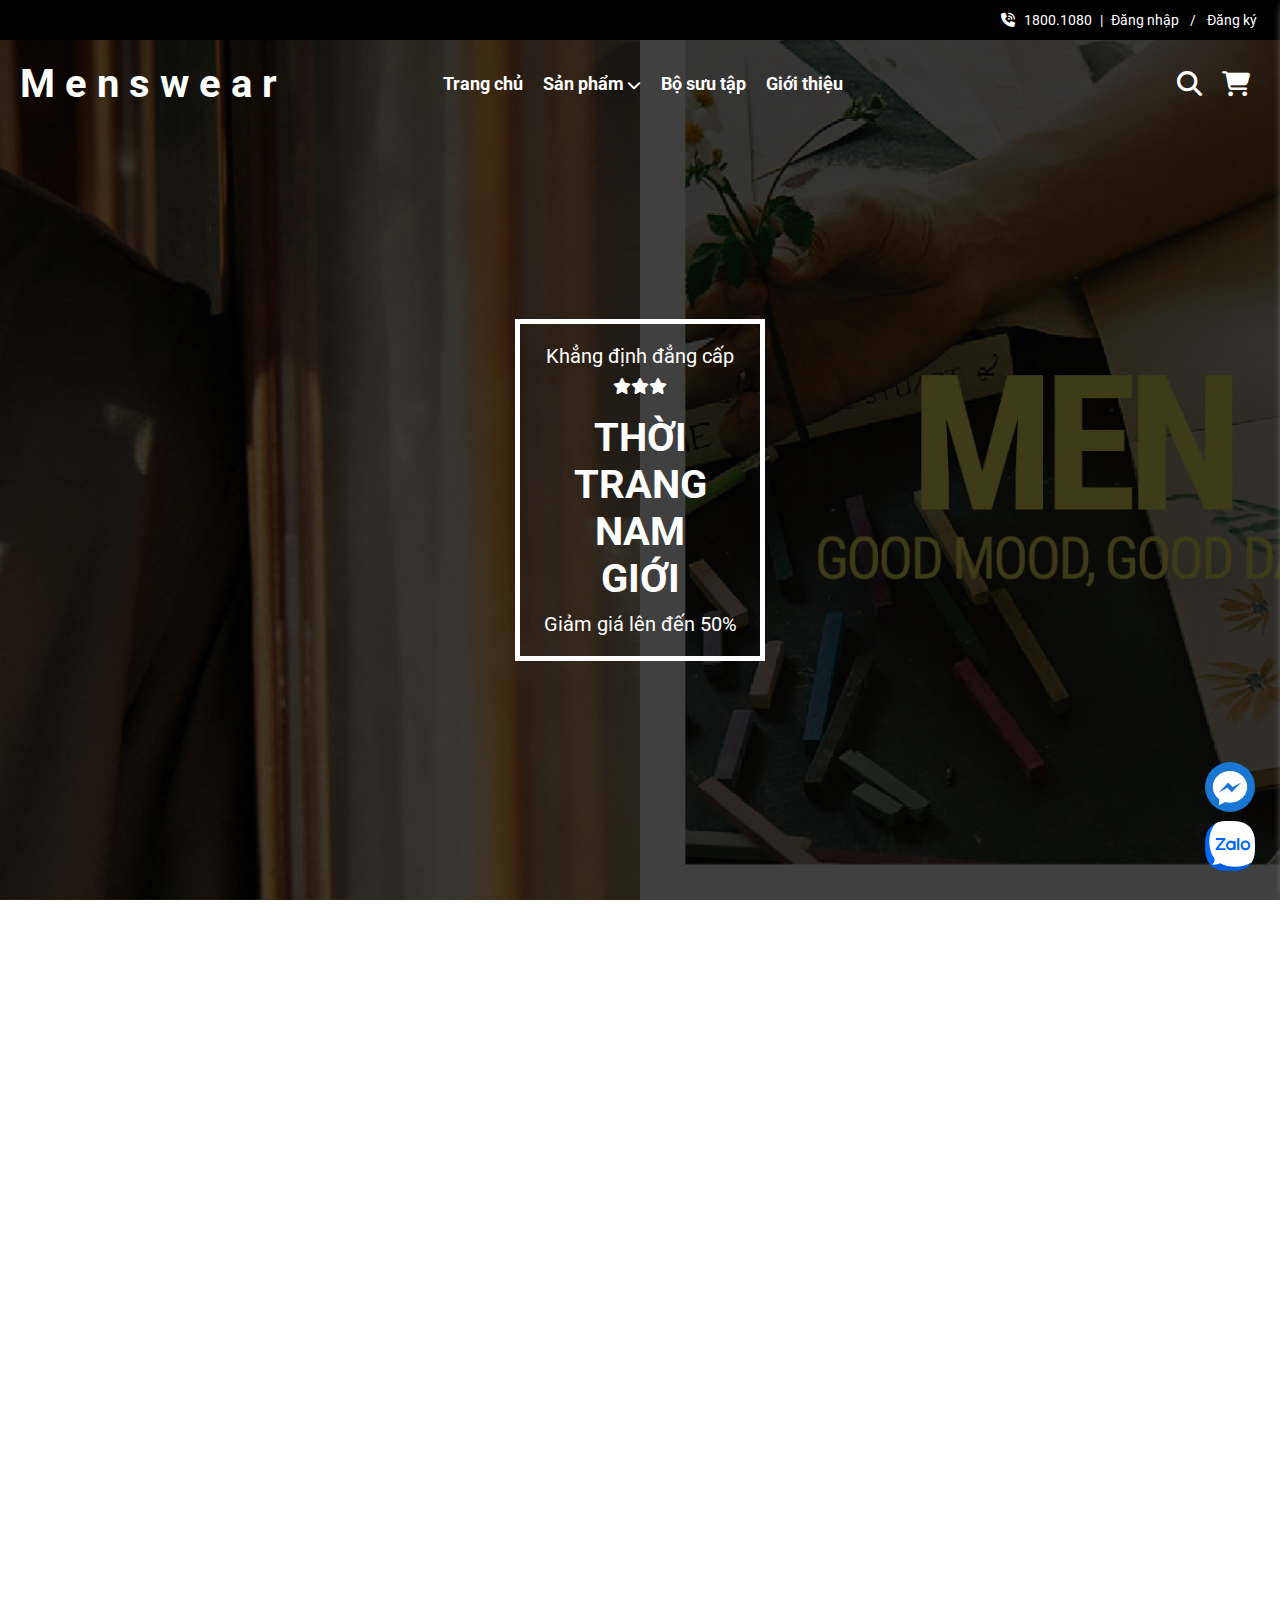
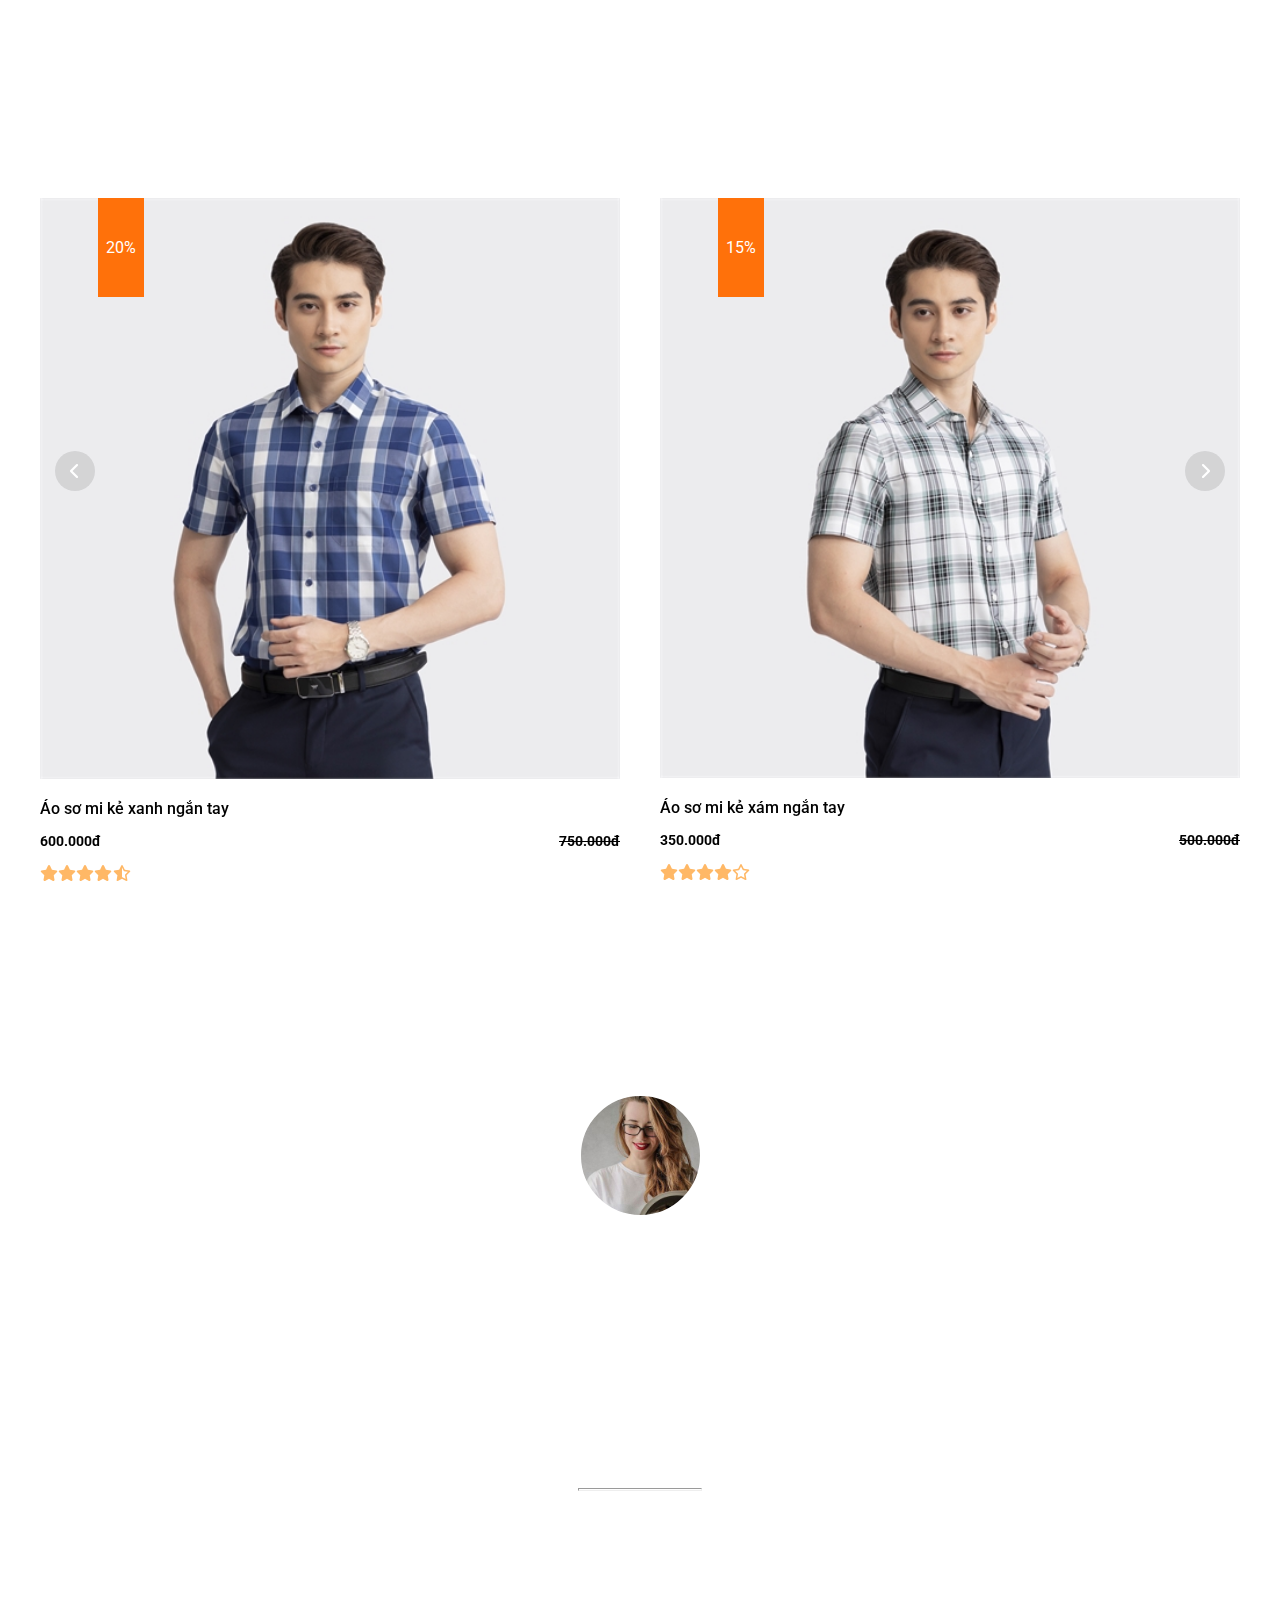
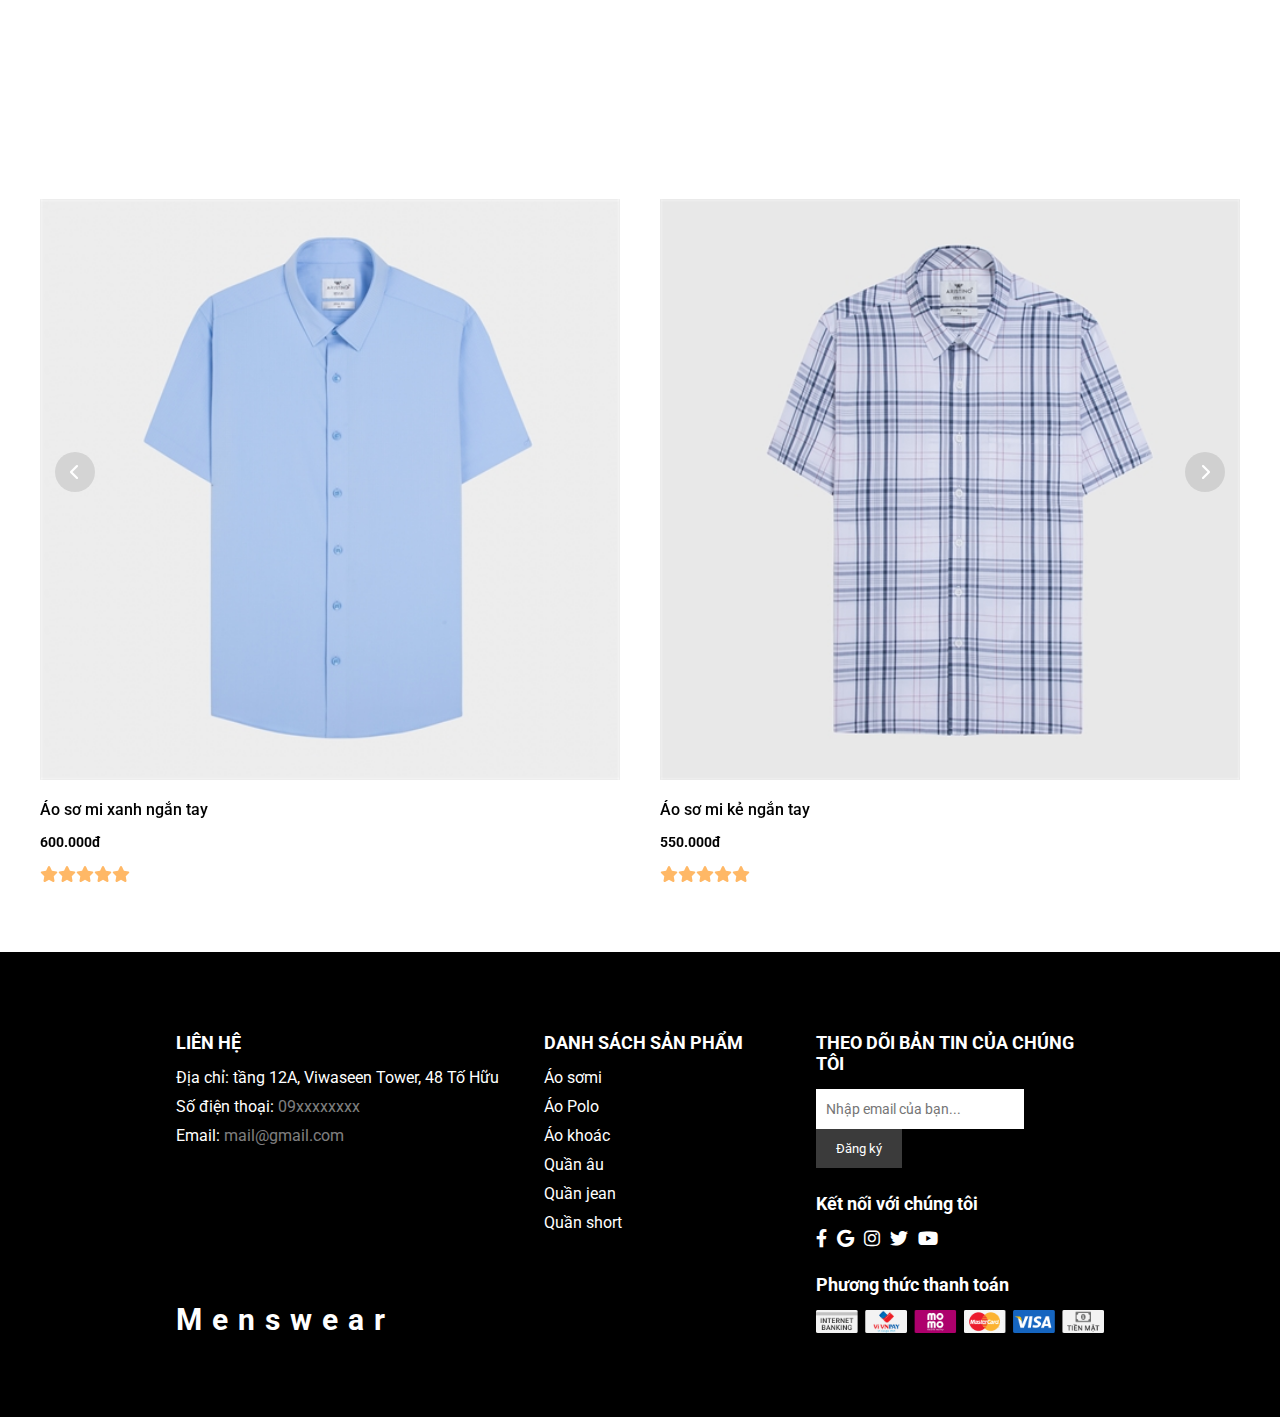
<file: index.html>
<!DOCTYPE html>
<html lang="en">
<head>
    <meta charset="UTF-8">
    <meta http-equiv="X-UA-Compatible" content="IE=edge">
    <meta name="viewport" content="width=device-width, initial-scale=1.0">
    <title>MenswearPJ</title>
    <link rel="icon" type="image/png" sizes="16x16"  href="./assets/images/favicon-16x16.png">
    <link rel="stylesheet" href="https://unpkg.com/aos@next/dist/aos.css" />
    <link rel="stylesheet" href="/assets/css/style.css">
    <link rel="stylesheet" href="/lib/fontawesome-6.4.0/css/all.min.css">
    <link rel="stylesheet" href="./assets/owlcarousel/assets/owl.carousel.min.css">
    <link rel="stylesheet" href="./assets/owlcarousel/assets/owl.theme.default.min.css">
</head>
<body>
    <div class="preload"></div>
    <header>
        <div class="header_top">
            <div class="container">
                <div class="header_top-items">
                    <ul>
                        <li>
                            <a href="tel:18001090">
                                <span>
                                    <i class="fa-solid fa-phone-volume"></i>
                                </span>
                                <span>
                                    1800.1080
                                </span> 
                            </a>
                            <span>|</span> 
                            <div class="log-regis-area">
                                <a href="" class="login">
                                    <span>
                                        Đăng nhập
                                    </span>
                                </a>
                                <span>/</span>
                                <a href="" class="register">
                                    <span>
                                        Đăng ký
                                    </span>
                                </a>
                            </div>
                            <div class="hi-customer">
                                Xin chào,<span class="name-customer"></span>
                                <span>|</span>
                                <a href="#" class="log-out">Đăng xuất</a>
                            </div>
                        </li> 
                    </ul>
                </div>
            </div>           
        </div>  
        <div class="banner">
            <div class="container">
                <div class="header_main">
                    <div class="hamburger">
                        <a href=""><i class="fa-solid fa-bars"></i></a>
                    </div>
                    <div class="header_main-logo">
                        <a href="./index.html">Menswear</a>
                    </div>
                    <div class="header_main-navbar">
                        <ul>
                            <li><a href="./index.html">Trang chủ</a></li>
                            <li class="dropmenu">
                                <a href="">Sản phẩm</a> <i class="fa-solid fa-chevron-down"></i>
                                <ul class="sub-menu">
                                    <li>
                                        <a href="./product.html">Áo sơ mi</a>
                                        <a href="./product.html">Áo Polo</a>
                                        <a href="./product.html">Áo khoác</a>
                                        <a href="./product.html">Quần âu</a>
                                        <a href="./product.html">Quần jean</a>
                                        <a href="./product.html">Quần short</a>
                                    </li>
                                </ul>
                            </li>
                            <li><a href="./collection.html">Bộ sưu tập</a></li>
                            <li><a href="./introduction.html">Giới thiệu</a></li>
                        </ul>
                    </div>
                    <div class="header_main-cart">
                        <ul>
                            <li>
                                <a href="" class="show-search-area"><i class="fa-solid fa-magnifying-glass"></i></a>
                            </li>
                            <li><a href="./cart.html"><i class="fa-solid fa-cart-shopping"></i></a></li>
                        </ul>
                    </div>
                </div>
                <div class="slogan">
                    <p>Khẳng định đẳng cấp</p>
                    <i class="fa-solid fa-star"></i><i class="fa-solid fa-star"></i><i class="fa-solid fa-star"></i>
                    <h3>THỜI<br> TRANG<br> NAM<br> GIỚI</h3>
                    <p>Giảm giá lên đến 50%</p>
                </div>
            </div>
        </div>

<!--Search-Area-->
        <div class="searchTop-area">
            <div class="searchTop">
                <form action="" class="input-width-btn">
                    <input type="text" id="keyword" class="form-control" placeholder="Tìm kiếm...">
                    <button type="submit"><i class="fa-solid fa-magnifying-glass"></i></button>
                </form>
            </div>
        </div>
<!--Login-Area-->
        <div class="login-area">
            <h3>ĐĂNG NHẬP</h3>
            <form action="">
                <input type="text" placeholder="Nhập tên đăng nhập" class="input-log-username">
                <div class="pass-area">
                    <input type="password" placeholder="Nhập mật khẩu" class="input-log-pass"><i class="fa-regular fa-eye-slash pw-hide"></i>
                </div> 
                <button type="submit" class="btn-login">ĐĂNG NHẬP</button>
            </form>
            <p>Bạn chưa có tài khoản? <a href="" class="registerOnLog">Đăng ký</a></p>
            <span class="closeLog"><i class="fa-solid fa-xmark"></i></span>
        </div>

<!--Register-Area-->
        <div class="register-area">
            <h3>ĐĂNG KÝ TÀI KHOẢN</h3>
            <form action="">
                <input type="text" placeholder="Họ và tên" class="input-regis-name">
                <input type="text" placeholder="Nhập tên đăng nhập" class="input-regis-username">
                <div class="pass-area">
                    <input type="password" placeholder="Nhập mật khẩu" class="input-regis-pass"><i class="fa-regular fa-eye-slash pw-hide"></i>
                </div>               
                <button type="submit" class="btn-register">ĐĂNG KÝ</button>
            </form>
            <p>Bạn chưa có tài khoản? <a href="" class="loginOnRegis">Đăng nhập</a></p>
            <span class="closeRegis"><i class="fa-solid fa-xmark"></i></span>
        </div>

<!--Menu-mobile-->
        <div class="menu-mobile-area">
            <div class="menu-mobile">
                <h3>Menu</h3>
                <ul>
                    <li><a href="./index.html">Trang chủ</a></li>
                    <li class="dropmenu-mobile">
                        <a href="" class="btn-dropmenu">Sản phẩm <i class="fa-solid fa-chevron-down icon-change"></i></a>
                        <ul class="sub-menu-mobile">
                            <li><a href="./product.html">Áo sơ mi</a></li>
                            <li><a href="./product.html">Áo Polo</a></li>
                            <li><a href="./product.html">Áo khoác</a></li>
                            <li><a href="./product.html">Quần âu</a></li>
                            <li><a href="./product.html">Quần jean</a></li>
                            <li><a href="./product.html">Quần short</a></li>
                        </ul>
                    </li>
                    <li><a href="./collection.html">Bộ sưu tập</a></li>
                    <li><a href="./introduction.html">Giới thiệu</a></li>
                    <li><a href="" class="login">
                        <i class="fa-solid fa-user"></i><span>
                            Đăng nhập
                        </span>
                    </a></li>
                    <li><a href="tel:18001080"><i class="fa-solid fa-phone"></i> 1800.1080</a></li>
                </ul>
                
            </div>
        </div>
    </header>
    <main>
        <section class="highlight-cate">
            <div class="container">
                <div class="category-area">
                    <div class="left" data-aos="zoom-in" data-aos-duration="1000">
                        <a href="./product.html">
                            <div class="img-left">
                                <div class="overlay"></div>
                                <div class="name-cate">
                                    <h3>ÁO KHOÁC</h3>
                                    <hr>
                                    <p>HÀNG HOT 2023</p>
                                </div>
                            </div>
                        </a>
                    </div>
                    <div class="center-1" >
                        <div class="top" data-aos="zoom-in" data-aos-duration="1000">
                            <a href="./product.html">
                                <div class="img-top">
                                    <div class="overlay"></div>
                                    <div class="name-cate">
                                        <h3>ÁO POLO</h3>
                                        <hr>
                                        <p>HÀNG HOT 2023</p>
                                    </div>
                                </div>
                            </a>
                        </div>
                        <div class="bottom" data-aos="zoom-in" data-aos-duration="1000">
                            <a href="./product.html">
                                <div class="img-bottom">
                                    <div class="overlay"></div>
                                    <div class="name-cate">
                                        <h3>ÁO SƠMI</h3>
                                        <hr>
                                        <p>HÀNG HOT 2023</p>
                                    </div>
                                </div>
                            </a>
                        </div>
                    </div>
                    <div class="center-2">
                        <div class="top" data-aos="zoom-in" data-aos-duration="1000">
                            <a href="./product.html">
                                <div class="img-top">
                                    <div class="overlay"></div>
                                    <div class="name-cate">
                                        <h3>QUẦN SHORT</h3>
                                        <hr>
                                        <p>HÀNG HOT 2023</p>
                                    </div>    
                                </div>
                            </a>
                        </div>
                        <div class="bottom" data-aos="zoom-in" data-aos-duration="1000">
                            <a href="./product.html">
                                <div class="img-bottom">
                                    <div class="overlay"></div>
                                    <div class="name-cate">
                                        <h3>QUẦN JEAN</h3>
                                        <hr>
                                        <p>HÀNG HOT 2023</p>
                                    </div>
                                </div> 
                            </a>  
                        </div>
                    </div>
                    <div class="right" data-aos="zoom-in" data-aos-duration="1000">
                        <a href="./product.html">
                            <div class="img-right">
                                <div class="overlay"></div>
                                <div class="name-cate">
                                    <h3>QUẦN ÂU</h3>
                                    <hr>
                                    <p>HÀNG HOT 2023</p>
                                </div>
                            </div>
                        </a>
                    </div>
                </div>
            </div>
        </section>
        <section class="promotion-products">
            <div class="container">
                <div class="heading">
                    <div class="crossbar crossbar-left" data-aos="fade-in" data-aos-duration="1000"></div>
                    <h3 data-aos="fade-in" data-aos-duration="1000">Sản phẩm khuyến mại</h3>
                    <div class="crossbar crossbar-right" data-aos="fade-in" data-aos-duration="1000"></div>
                </div>
                <div class="description" data-aos="fade-up">Các mẫu sản phẩm đang được giảm giá</div>
                <div class="cards-carousel owl-one owl-carousel">
                    <div class="card">
                        <a href="./product-detail.html">
                            <img src="./assets/images/_TC_4982x500x500x4.webp" alt="">
                            <img src="./assets/images/_TC_4984x500x500x4.webp" alt="">
                        </a>
                        <h4 class="name-product">
                            <a href="./product-detail.html">Áo sơ mi kẻ xanh ngắn tay</a>
                        </h4>
                        <div class="price">
                            <h3 class="price-new">600.000đ</h3>
                            <h3 class="price-old">750.000đ</h3>
                        </div>
                        <div class="vote">
                            <i class="fa-solid fa-star"></i><i class="fa-solid fa-star"></i><i class="fa-solid fa-star"></i><i class="fa-solid fa-star"><i class="fa-regular fa-star-half-stroke"></i></i>
                        </div>
                        <div class="sale-off">
                            <span>20%</span>
                        </div>
                    </div>
                    <div class="card">
                        <a href="./product-detail.html">
                            <img src="./assets/images/_TC_5015x500x500x4.webp" alt="">
                            <img src="./assets/images/_TC_5018x500x500x4.webp" alt="">
                        </a>
                        <h4 class="name-product">
                            <a href="./product-detail.html">Áo sơ mi kẻ xám ngắn tay</a>
                        </h4>
                        <div class="price">
                            <h3 class="price-new">350.000đ</h3>
                            <h3 class="price-old">500.000đ</h3>
                        </div>
                        <div class="vote">
                            <i class="fa-solid fa-star"></i><i class="fa-solid fa-star"></i><i class="fa-solid fa-star"></i><i class="fa-solid fa-star"></i><i class="fa-regular fa-star"></i></i>
                        </div>
                        <div class="sale-off">
                            <span>15%</span>
                        </div>
                    </div>
                    <div class="card">
                        <a href="./product-detail.html">
                            <img src="./assets/images/NTC_0749x500x500x4.webp" alt="">
                            <img src="./assets/images/NTC_0750x500x500x4.webp" alt="">
                        </a>
                        <h4 class="name-product">
                            <a href="./product-detail.html">Áo sơ mi trắng ngắn tay</a>
                        </h4>
                        <div class="price">
                            <h3 class="price-new">550.000đ</h3>
                            <h3 class="price-old">800.000đ</h3>
                        </div>
                        <div class="vote">
                            <i class="fa-solid fa-star"></i><i class="fa-solid fa-star"></i><i class="fa-solid fa-star"></i><i class="fa-solid fa-star"></i><i class="fa-solid fa-star"></i>
                        </div>
                        <div class="sale-off">
                            <span>15%</span>
                        </div>
                    </div>
                    <div class="card">
                        <a href="./product-detail.html">
                            <img src="./assets/images/NTC_7451x500x500x4.webp" alt="">
                            <img src="./assets/images/NTC_7454x500x500x4.webp" alt="">
                        </a>
                        <h4 class="name-product">
                            <a href="./product-detail.html">Áo sơ mi xanh ngắn tay</a>
                        </h4>
                        <div class="price">
                            <h3 class="price-new">600.000đ</h3>
                            <h3 class="price-old">750.000đ</h3>
                        </div>
                        <div class="vote">
                            <i class="fa-solid fa-star"></i><i class="fa-solid fa-star"></i><i class="fa-solid fa-star"></i><i class="fa-solid fa-star"></i><i class="fa-solid fa-star"></i>
                        </div>
                        <div class="sale-off">
                            <span>30%</span>
                        </div>
                    </div>
                    <div class="card">
                        <a href="./product-detail.html">
                            <img src="./assets/images/_TC_2514x500x500x4.webp" alt="">
                            <img src="./assets/images/_TC_2516x500x500x4.webp" alt="">
                        </a>
                        <h4 class="name-product">
                            <a href="./product-detail.html">Áo sơ mi họa tiết ngắn tay</a>
                        </h4>
                        <div class="price">
                            <h3 class="price-new">500.000đ</h3>
                            <h3 class="price-old">750.000đ</h3>
                        </div>
                        <div class="vote">
                            <i class="fa-solid fa-star"></i><i class="fa-solid fa-star"></i><i class="fa-solid fa-star"></i><i class="fa-solid fa-star"></i><i class="fa-solid fa-star"></i>
                        </div>
                        <div class="sale-off">
                            <span>25%</span>
                        </div>
                    </div>
                    <div class="card">
                        <a href="./product-detail.html">
                            <img src="./assets/images/_TC_9431x500x500x4.webp" alt="">
                            <img src="./assets/images/_TC_9181x500x500x4.webp" alt="">
                        </a>
                        <h4 class="name-product">
                            <a href="./product-detail.html">Áo thun có cổ ngắn tay</a>
                        </h4>
                        <div class="price">
                            <h3 class="price-new">450.000đ</h3>
                            <h3 class="price-old">500.000đ</h3>
                        </div>
                        <div class="vote">
                            <i class="fa-solid fa-star"></i><i class="fa-solid fa-star"></i><i class="fa-solid fa-star"></i><i class="fa-solid fa-star"></i><i class="fa-solid fa-star"></i>
                        </div>
                        <div class="sale-off">
                            <span>10%</span>
                        </div>
                    </div>
                </div>
            </div>
        </section>
        <section class="feedback-area">
            <div class="container">
                <div class="feedback-slide owl-two owl-carousel">
                    <div class="feedback">
                        <div class="image-customer image-customer-1"></div>
                        <div class="content-feedback">Tôi thực sự hài lòng về trải nghiệm sản phẩm mà cửa hàng mang lại. Chất lượng sản phẩm hoàn hảo, dịch vụ chăm sóc khách hàng tận tâm. Giá cả sản phẩm hợp lý. Tôi sẽ ủng hộ cửa hàng thường xuyên vào thời gian tới.</div>
                        <div class="info-customer">
                            <p>Ms.A</p>
                            <p>Nhân viên marketing</p>
                        </div>
                        <hr>  
                    </div>
                    <div class="feedback">
                        <div class="image-customer image-customer-2"></div>
                        <div class="content-feedback">Tôi thực sự hài lòng về trải nghiệm sản phẩm mà cửa hàng mang lại. Chất lượng sản phẩm hoàn hảo, dịch vụ chăm sóc khách hàng tận tâm. Giá cả sản phẩm hợp lý. Tôi sẽ ủng hộ cửa hàng thường xuyên vào thời gian tới.</div>
                        <div class="info-customer">
                            <p>Mr.B</p>
                            <p>Nhân viên văn phòng</p>
                        </div>
                        <hr>  
                    </div>
                    <div class="feedback">
                        <div class="image-customer image-customer-3"></div>
                        <div class="content-feedback">Tôi thực sự hài lòng về trải nghiệm sản phẩm mà cửa hàng mang lại. Chất lượng sản phẩm hoàn hảo, dịch vụ chăm sóc khách hàng tận tâm. Giá cả sản phẩm hợp lý. Tôi sẽ ủng hộ cửa hàng thường xuyên vào thời gian tới.</div>
                        <div class="info-customer">
                            <p>Mr.C</p>
                            <p>Nhân viên sale</p>
                        </div>
                        <hr>  
                    </div>
                </div>
            </div>
        </section>
        <section class="new-products">
            <div class="container">
                <div class="heading">
                    <div class="crossbar crossbar-left" data-aos="fade-in" data-aos-duration="1000"></div>
                    <h3 data-aos="fade-in" data-aos-duration="1000">Sản phẩm mới</h3>
                    <div class="crossbar crossbar-right" data-aos="fade-in" data-aos-duration="1000"></div>
                </div>
                <div class="description" data-aos="fade-up">Các mẫu sản phẩm đang được giảm giá</div>
                <div class="cards-carousel owl-one owl-carousel">
                    <div class="card">
                        <a href="./product-detail.html">
                            <img src="./assets/images/IMG_7866_1x500x500x4.webp" alt="">
                            <img src="./assets/images/IMG_7866x500x500x4.webp" alt="">
                        </a>
                        <h4 class="name-product">
                            <a href="./product-detail.html">Áo sơ mi xanh ngắn tay</a>
                        </h4>
                        <div class="price">
                            <h3 class="price-new">600.000đ</h3>
                        </div>
                        <div class="vote">
                            <i class="fa-solid fa-star"></i><i class="fa-solid fa-star"></i><i class="fa-solid fa-star"></i><i class="fa-solid fa-star"></i><i class="fa-solid fa-star"></i>
                        </div>
                        
                    </div>
                    <div class="card">
                        <a href="./product-detail.html">
                            <img src="./assets/images/IMG_9520x500x500x4.webp" alt="">
                            <img src="./assets/images/IMG_9521x500x500x4.webp" alt="">
                        </a>
                        <h4 class="name-product">
                            <a href="./product-detail.html">Áo sơ mi kẻ ngắn tay</a>
                        </h4>
                        <div class="price">
                            <h3 class="price-new">550.000đ</h3>
                        </div>
                        <div class="vote">
                            <i class="fa-solid fa-star"></i><i class="fa-solid fa-star"></i><i class="fa-solid fa-star"></i><i class="fa-solid fa-star"></i><i class="fa-solid fa-star"></i>
                        </div>
                        
                    </div>
                    <div class="card">
                        <a href="./product-detail.html">
                            <img src="./assets/images/NTC_5042x500x500x4.webp" alt="">
                            <img src="./assets/images/NTC_5089x500x500x4.webp" alt="">
                        </a>
                        <h4 class="name-product">
                            <a href="./product-detail.html">Quần khaki</a>
                        </h4>
                        <div class="price">
                            <h3 class="price-new">550.000đ</h3>
                        </div>
                        <div class="vote">
                            <i class="fa-solid fa-star"></i><i class="fa-solid fa-star"></i><i class="fa-solid fa-star"></i><i class="fa-solid fa-star"></i><i class="fa-solid fa-star"></i>
                        </div>
                        
                    </div>
                    <div class="card">
                        <a href="./product-detail.html">
                            <img src="./assets/images/NTC_4335x500x500x4.webp" alt="">
                            <img src="./assets/images/IMG_6606x500x500x4.webp" alt="">
                        </a>
                        <h4 class="name-product">
                            <a href="./product-detail.html">Quần âu</a>
                        </h4>
                        <div class="price">
                            <h3 class="price-new">600.000đ</h3>
                        </div>
                        <div class="vote">
                            <i class="fa-solid fa-star"></i><i class="fa-solid fa-star"></i><i class="fa-solid fa-star"></i><i class="fa-solid fa-star"></i><i class="fa-solid fa-star"></i>
                        </div>
                        
                    </div>
                    <div class="card">
                        <a href="./product-detail.html">
                            <img src="./assets/images/_TC_9209x500x500x4.webp" alt="">
                            <img src="./assets/images/_TC_9212x500x500x4.webp" alt="">
                        </a>
                        <h4 class="name-product">
                            <a href="./product-detail.html">Áo thun có cổ ngắn tay</a>
                        </h4>
                        <div class="price">
                            <h3 class="price-new">500.000đ</h3>
                        </div>
                        <div class="vote">
                            <i class="fa-solid fa-star"></i><i class="fa-solid fa-star"></i><i class="fa-solid fa-star"></i><i class="fa-solid fa-star"></i><i class="fa-solid fa-star"></i>
                        </div>
                        
                    </div>
                    <div class="card">
                        <a href="./product-detail.html">
                            <img src="./assets/images/IMG_1516_1x500x500x4.webp" alt="">
                            <img src="./assets/images/IMG_5316_1x500x500x4.webp" alt="">
                        </a>
                        <h4 class="name-product">
                            <a href="./product-detail.html">Quần short âu</a>
                        </h4>
                        <div class="price">
                            <h3 class="price-new">450.000đ</h3>
                        </div>
                        <div class="vote">
                            <i class="fa-solid fa-star"></i><i class="fa-solid fa-star"></i><i class="fa-solid fa-star"></i><i class="fa-solid fa-star"></i><i class="fa-solid fa-star"></i>
                        </div>
                        
                    </div>
                </div>
            </div>
        </section>
    </main>
    <footer>
        <div class="container">
            <div class="footer">
                <div class="col-1">
                    <div class="contact">
                        <h3>LIÊN HỆ</h3>
                        <p>Địa chỉ: tầng 12A, Viwaseen Tower, 48 Tố Hữu</p>
                        <p>Số điện thoại: <a href="tel:0945678432">09xxxxxxxx</a></p>
                        <p>Email: <a href="mailto:mail@gmail.com">mail@gmail.com</a></p>
                    </div>
                    <div class="footer_main-logo">
                        <a href="./index.html">Menswear</a>
                    </div>
                </div>
                <div class="col-2">
                    <h3>DANH SÁCH SẢN PHẨM</h3>
                    <ul>
                        <li><a href="./product.html">Áo sơmi</a></li>
                        <li><a href="./product.html">Áo Polo</a></li>
                        <li><a href="./product.html">Áo khoác</a></li>
                        <li><a href="./product.html">Quần âu</a></li>
                        <li><a href="./product.html">Quần jean</a></li>
                        <li><a href="./product.html">Quần short</a></li>
                    </ul>
                </div>
                <div class="col-3">
                    <div class="form-mail">
                        <h3>THEO DÕI BẢN TIN CỦA CHÚNG TÔI</h3>
                        <input type="text" placeholder="Nhập email của bạn..."><button>Đăng ký</button>
                    </div>
                    <div class="connect">
                        <h3>Kết nối với chúng tôi</h3>
                        <ul>
                            <li><a href=""><i class="fa-brands fa-facebook-f"></i></a></li>
                            <li><a href=""><i class="fa-brands fa-google"></i></a></li>
                            <li><a href=""><i class="fa-brands fa-instagram"></i></a></li>
                            <li><a href=""><i class="fa-brands fa-twitter"></i></a></li>
                            <li><a href=""><i class="fa-brands fa-youtube"></i></a></li>
                        </ul>
                    </div>
                    <div class="payment-methods">
                        <h3>Phương thức thanh toán</h3>
                        <img src="./assets/images/payment.png" alt="">
                    </div>
                </div>
            </div>
        </div>
        
    </footer>
    <div class="call-to-action-btns">
        <div class="back-top">
            <i class="fa-solid fa-chevron-up"></i>
        </div>
        <div class="messenger">
            <a href="https://www.facebook.com/messages/t/100008083723874/"><img src="./assets/images/facebook_mesenger.svg" alt=""></a>
        </div>
        <div class="zalo">
            <a href="https://id.zalo.me/account?continue=https%3A%2F%2Fchat.zalo.me%2F"><img src="./assets/images/Logo.svg" alt=""></a>
        </div>
    </div>
    <script src="/assets/js/main.js"></script>
    <script src="./assets/jquery-3.6.4.min.js"></script>
    <script src="./assets/owlcarousel/owl.carousel.min.js"></script>
    <script>
        $(document).ready(function(){
            $(".owl-one").owlCarousel(
                {
                loop:true,
                items:4,
                autoplay:true,
                autoplayTimeout: 5000,
                responsiveClass:true,
                autoplayHoverPause:true,
                smartSpeed:1000,
                responsive:{
                    360: {
                        items:1
                    },
                    768:{
                        items:2
                    },
                    1366:{
                        items:4
                    }
                }
            }); 
            $(".owl-two").owlCarousel(
                {
                loop:true,
                items:1,
                autoplay:true,
                autoplayTimeout: 10000,
                responsiveClass:true,
                autoplayHoverPause:true,
                smartSpeed:1000,
            });   
        });

        let preloader = document.querySelector(".preload");
        window.addEventListener("load",()=>{
            preloader.style.display = "none";
        })
    </script>
    <script src="https://unpkg.com/aos@next/dist/aos.js"></script>
    <script>
      AOS.init();
    </script>
</body>
</html>
</file>
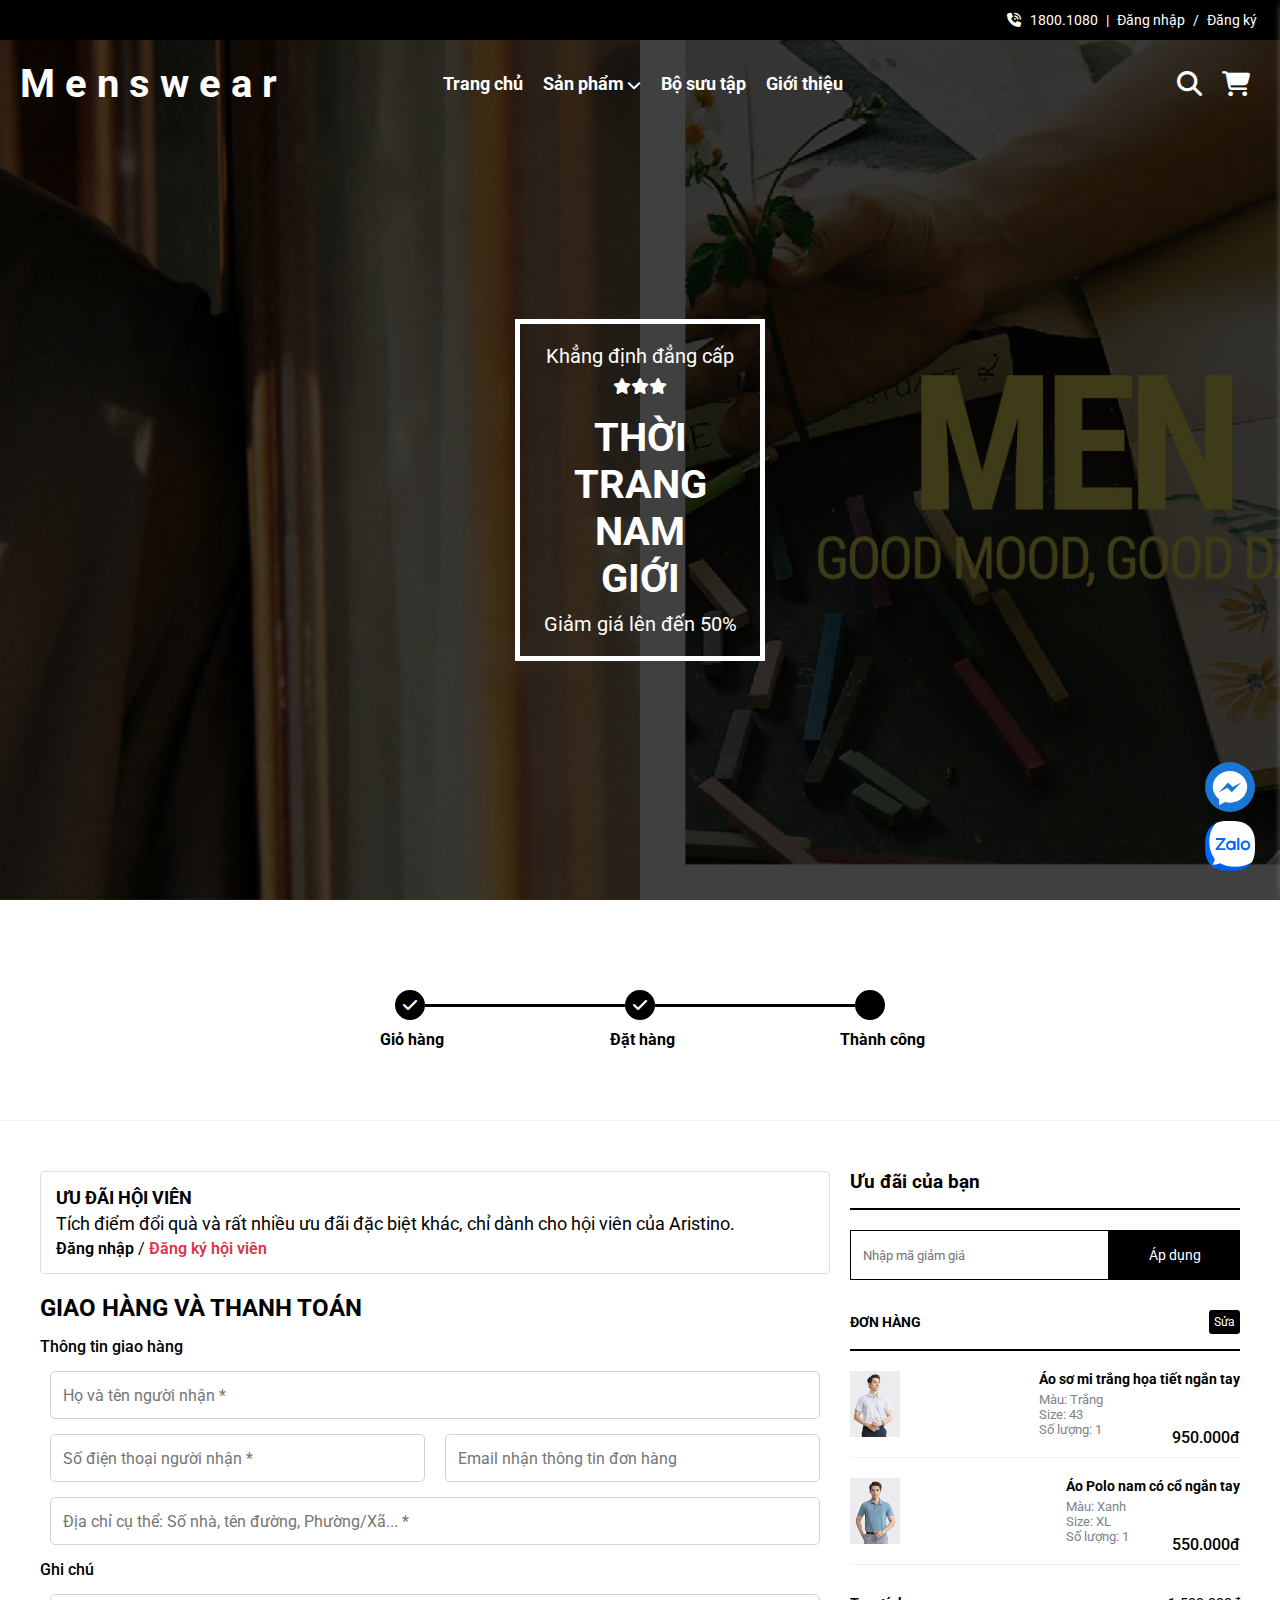
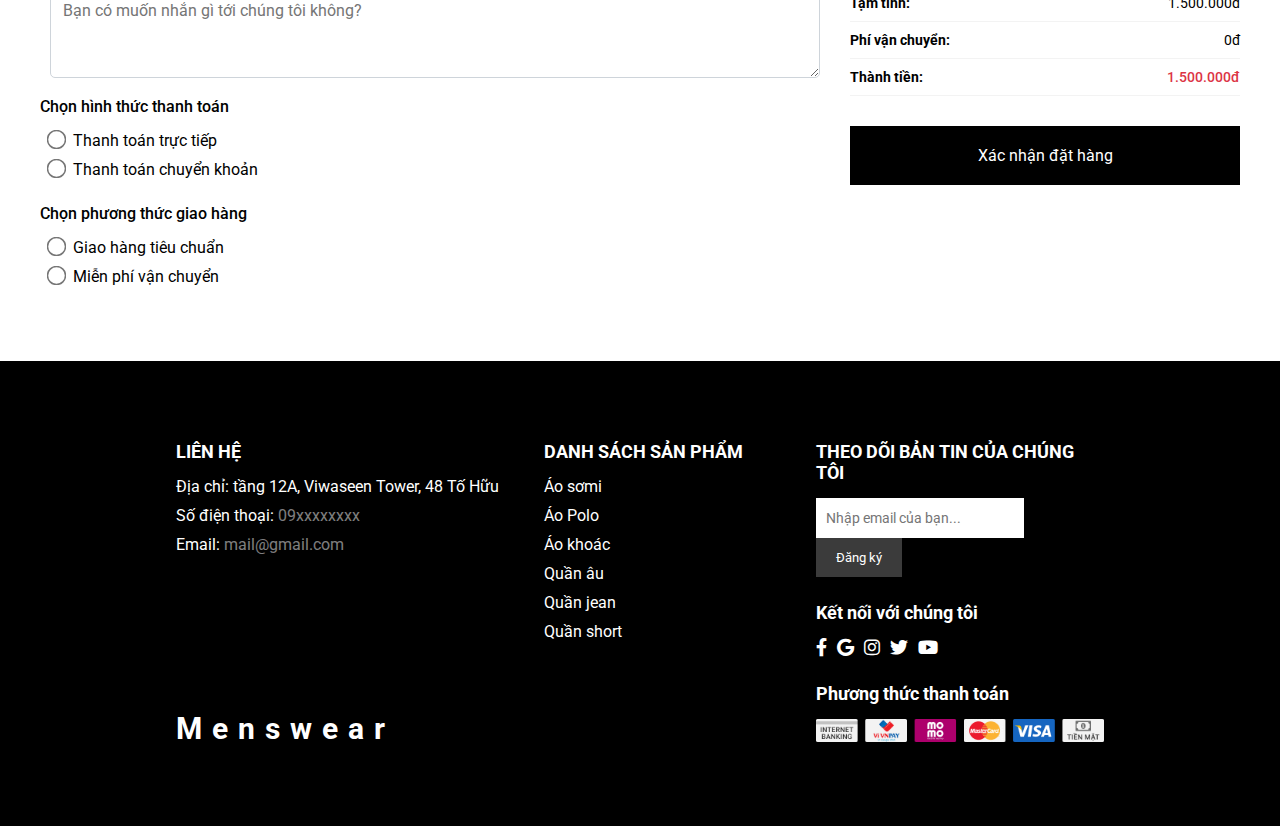
<file: cart-1.html>
<!DOCTYPE html>
<html lang="en">
<head>
    <meta charset="UTF-8">
    <meta http-equiv="X-UA-Compatible" content="IE=edge">
    <meta name="viewport" content="width=device-width, initial-scale=1.0">
    <title>Giỏ hàng</title>
    <link rel="icon" type="image/png" sizes="16x16"  href="./assets/images/favicon-16x16.png">
    <link rel="stylesheet" href="/assets/css/style.css">
    <link rel="stylesheet" href="/lib/fontawesome-6.4.0/css/all.min.css">
    <link rel="stylesheet" href="./assets/owlcarousel/assets/owl.carousel.min.css">
    <link rel="stylesheet" href="./assets/owlcarousel/assets/owl.theme.default.min.css">
</head>
<body>
    <div class="preload"></div>
    <header>
        <div class="header_top">
            <div class="container">
                <div class="header_top-items">
                    <ul>
                        <li>
                            <a href="tel:18001090">
                                <span>
                                    <i class="fa-solid fa-phone-volume"></i>
                                </span>
                                <span>
                                    1800.1080
                                </span> 
                            </a>
                            <span>|</span> 
                            <a href="" class="login">
                                <span>
                                    Đăng nhập
                                </span>
                            </a>
                            <span>/</span>
                            <a href="" class="register">
                                <span>
                                    Đăng ký
                                </span>
                            </a>
                        </li> 
                    </ul>
                </div>
            </div>           
        </div>  
        <div class="banner sticky">
            <div class="container">
                <div class="header_main">
                    <div class="hamburger">
                        <a href=""><i class="fa-solid fa-bars"></i></a>
                    </div>
                    <div class="header_main-logo">
                        <a href="./index.html">Menswear</a>
                    </div>
                    <div class="header_main-navbar">
                        <ul>
                            <li><a href="./index.html">Trang chủ</a></li>
                            <li class="dropmenu">
                                <a href="">Sản phẩm</a> <i class="fa-solid fa-chevron-down"></i>
                                <ul class="sub-menu">
                                    <li>
                                        <a href="./product.html">Áo sơ mi</a>
                                        <a href="./product.html">Áo Polo</a>
                                        <a href="./product.html">Áo khoác</a>
                                        <a href="./product.html">Quần âu</a>
                                        <a href="./product.html">Quần jean</a>
                                        <a href="./product.html">Quần short</a>
                                    </li>
                                </ul>
                            </li>
                            <li><a href="./collection.html">Bộ sưu tập</a></li>
                            <li><a href="./introduction.html">Giới thiệu</a></li>
                        </ul>
                    </div>
                    <div class="header_main-cart">
                        <ul>
                            <li>
                                <a href="" class="show-search-area"><i class="fa-solid fa-magnifying-glass"></i></a>
                            </li>
                            <li><a href="./cart.html"><i class="fa-solid fa-cart-shopping"></i></a></li>
                        </ul>
                    </div>
                </div>
                <div class="slogan">
                    <p>Khẳng định đẳng cấp</p>
                    <i class="fa-solid fa-star"></i><i class="fa-solid fa-star"></i><i class="fa-solid fa-star"></i>
                    <h3>THỜI<br> TRANG<br> NAM<br> GIỚI</h3>
                    <p>Giảm giá lên đến 50%</p>
                </div>
            </div>
        </div>

<!--Search-Area-->
        <div class="searchTop-area">
            <div class="searchTop">
                <form action="" class="input-width-btn">
                    <input type="text" id="keyword" class="form-control" placeholder="Tìm kiếm...">
                    <button type="submit"><i class="fa-solid fa-magnifying-glass"></i></button>
                </form>
            </div>
        </div>
<!--Login-Area-->
        <div class="login-area">
            <h3>ĐĂNG NHẬP</h3>
        <form action="">
                <input type="text" placeholder="Nhập số điện thoại">
                <input type="password" placeholder="Nhập mật khẩu">
                <button type="submit">ĐĂNG NHẬP</button>
            </form>
            <p>Bạn chưa có tài khoản? <a href="" class="registerOnLog">Đăng ký</a></p>
            <span class="closeLog"><i class="fa-solid fa-xmark"></i></span>
        </div>

<!--Register-Area-->
        <div class="register-area">
            <h3>ĐĂNG KÝ TÀI KHOẢN</h3>
            <form action="">
                <input type="text" placeholder="Họ và tên">
                <input type="text" placeholder="Nhập số điện thoại">
                <input type="password" placeholder="Nhập mật khẩu">
                <button type="submit">ĐĂNG KÝ</button>
            </form>
            <p>Bạn chưa có tài khoản? <a href="" class="loginOnRegis">Đăng nhập</a></p>
            <span class="closeRegis"><i class="fa-solid fa-xmark"></i></span>
        </div>

<!--Menu-mobile-->
        <div class="menu-mobile-area">
            <div class="menu-mobile">
                <h3>Menu</h3>
                <ul>
                    <li><a href="./index.html">Trang chủ</a></li>
                    <li class="dropmenu-mobile">
                        <a href="" class="btn-dropmenu">Sản phẩm <i class="fa-solid fa-chevron-down icon-change"></i></a>
                        <ul class="sub-menu-mobile">
                            <li><a href="./product.html">Áo sơ mi</a></li>
                            <li><a href="./product.html">Áo Polo</a></li>
                            <li><a href="./product.html">Áo khoác</a></li>
                            <li><a href="./product.html">Quần âu</a></li>
                            <li><a href="./product.html">Quần jean</a></li>
                            <li><a href="./product.html">Quần short</a></li>
                        </ul>
                    </li>
                    <li><a href="./collection.html">Bộ sưu tập</a></li>
                    <li><a href="./introduction.html">Giới thiệu</a></li>
                    <li><a href="" class="login">
                        <i class="fa-solid fa-user"></i><span>
                            Đăng nhập
                        </span>
                    </a></li>
                    <li><a href="tel:18001080"><i class="fa-solid fa-phone"></i> 1800.1080</a></li>
                </ul>
                
            </div>
        </div>
    </header>
    <main>
        <section class="cart-1">
            <div class="container">
                <div class="status-cart">
                    <div class="status status-1">
                        <i class="fa-solid fa-check"></i>
                        <h3>Giỏ hàng</h3>
                    </div>
                    <div class="crossbar"></div>
                    <div class="status status-2">
                        <i class="fa-solid fa-check"></i>
                        <h3>Đặt hàng</h3>
                    </div>
                    <div class="crossbar"></div>
                    <div class="status status-3">
                        <h3>Thành công</h3>
                    </div>
                </div>
            </div>
        </section>
        <section class="cart-2-1">
            <form action="">
                <div class="container">   
                    <div class="row1">
                        <div class="col-8">
                            <div class="box-member">
                                <p>
                                    <strong>ƯU ĐÃI HỘI VIÊN</strong>
                                </p>
                                <p>Tích điểm đổi quà và rất nhiều ưu đãi đặc biệt khác, chỉ dành cho hội viên của Aristino.</p>
                                <span class="login">Đăng nhập</span> / <span class="register">Đăng ký hội viên</span>
                            </div>
                            <h3>GIAO HÀNG VÀ THANH TOÁN</h3>
                            <div class="form-checkout">
                                <label class="label">Thông tin giao hàng</label>
                                <div class="row2">
                                    <div class="col-12">
                                        <div class="form-group">
                                            <input type="text" placeholder="Họ và tên người nhận *">
                                        </div>
                                    </div>
                                    <div class="col-6">
                                        <div class="form-group">
                                            <input type="text" placeholder="Số điện thoại người nhận *">
                                        </div>
                                    </div>
                                    <div class="col-6">
                                        <div class="form-group">
                                            <input type="text" placeholder="Email nhận thông tin đơn hàng">
                                        </div>
                                    </div>
                                    <div class="col-12">
                                        <div class="form-group">
                                            <input type="text" placeholder="Địa chỉ cụ thể: Số nhà, tên đường, Phường/Xã... *">
                                        </div>
                                    </div>
                                </div>
                                <label class="label">Ghi chú</label>
                                <div class="row2">
                                    <div class="col-12">
                                        <div class="form-group">
                                            <textarea placeholder="Bạn có muốn nhắn gì tới chúng tôi không?"></textarea>
                                        </div>
                                    </div>
                                </div>
                                <label class="label">Chọn hình thức thanh toán</label>
                                <div class="input-radio">
                                    <div class="radio-check">
                                        <input type="radio" name="payment"><label for="">Thanh toán trực tiếp</label>
                                    </div>
                                    <div class="radio-check">
                                        <input type="radio" name="payment"><label for="">Thanh toán chuyển khoản</label>
                                    </div>
                                </div>       
                                <label class="label">Chọn phương thức giao hàng</label>
                                <div class="input-radio">
                                    <div class="radio-check">
                                        <input type="radio" name="ship"><label for="">Giao hàng tiêu chuẩn</label>
                                    </div>
                                    <div class="radio-check">
                                        <input type="radio" name="ship"><label for="">Miễn phí vận chuyển</label>
                                    </div>
                                </div>  
                            </div>
                        </div>
                        <div class="col-4">
                            <div class="offer">
                                <div class="heading">
                                    <h3>Ưu đãi của bạn</h3>
                                </div>
                                <div class="discount-code">
                                    <input type="text" placeholder="Nhập mã giảm giá">
                                    <button>Áp dụng</button>
                                </div>
                            </div>
                            <div class="info-order">
                                <div class="heading">
                                    <h3>ĐƠN HÀNG</h3>
                                    <a href="./cart.html">Sửa</a>
                                </div>
                            </div>
                            <div class="list-items">
                                <div class="item">
                                    <img src="./assets/images/_TC_2514x500x500x4.webp" alt="">
                                    <div class="info-product">
                                        <h3>Áo sơ mi trắng họa tiết ngắn tay</h3>
                                        <p>Màu: Trắng</p>
                                        <p>Size: 43</p>
                                        <p>Số lượng: 1</p>
                                    </div>
                                    <span>950.000đ</span>
                                </div>
                                <div class="item">
                                    <img src="./assets/images/_TC_5496x500x500x4.webp" alt="">
                                    <div class="info-product">
                                        <h3>Áo Polo nam có cổ ngắn tay</h3>
                                        <p>Màu: Xanh</p>
                                        <p>Size: XL</p>
                                        <p>Số lượng: 1</p>
                                    </div>
                                    <span>550.000đ</span>
                                </div>
                            </div>
                            <div class="box-price">
                                <div class="temporary">
                                    <h3>Tạm tính: </h3>
                                    <span>1.500.000đ</span>
                                </div>
                                <div class="ship-fee">
                                    <h3>Phí vận chuyển: </h3>
                                    <span>0đ</span>
                                </div>
                                <div class="total-price">
                                    <h3>Thành tiền: </h3>
                                    <span>1.500.000đ</span>
                                </div>
                            </div>
                            <a href="./cart-2.html" class="confirm-order">
                                Xác nhận đặt hàng
                            </a>
                        </div>
                    </div>
                </div>   
            </form>  
        </section>
    </main>
    <footer>
        <div class="container">
            <div class="footer">
                <div class="col-1">
                    <div class="contact">
                        <h3>LIÊN HỆ</h3>
                        <p>Địa chỉ: tầng 12A, Viwaseen Tower, 48 Tố Hữu</p>
                        <p>Số điện thoại: <a href="tel:0945678432">09xxxxxxxx</a></p>
                        <p>Email: <a href="mailto:mail@gmail.com">mail@gmail.com</a></p>
                    </div>
                    <div class="footer_main-logo">
                        <a href="./index.html">Menswear</a>
                    </div>
                </div>
                <div class="col-2">
                    <h3>DANH SÁCH SẢN PHẨM</h3>
                    <ul>
                        <li><a href="./product.html">Áo sơmi</a></li>
                        <li><a href="./product.html">Áo Polo</a></li>
                        <li><a href="./product.html">Áo khoác</a></li>
                        <li><a href="./product.html">Quần âu</a></li>
                        <li><a href="./product.html">Quần jean</a></li>
                        <li><a href="./product.html">Quần short</a></li>
                    </ul>
                </div>
                <div class="col-3">
                    <div class="form-mail">
                        <h3>THEO DÕI BẢN TIN CỦA CHÚNG TÔI</h3>
                        <input type="text" placeholder="Nhập email của bạn..."><button>Đăng ký</button>
                    </div>
                    <div class="connect">
                        <h3>Kết nối với chúng tôi</h3>
                        <ul>
                            <li><a href=""><i class="fa-brands fa-facebook-f"></i></a></li>
                            <li><a href=""><i class="fa-brands fa-google"></i></a></li>
                            <li><a href=""><i class="fa-brands fa-instagram"></i></a></li>
                            <li><a href=""><i class="fa-brands fa-twitter"></i></a></li>
                            <li><a href=""><i class="fa-brands fa-youtube"></i></a></li>
                        </ul>
                    </div>
                    <div class="payment-methods">
                        <h3>Phương thức thanh toán</h3>
                        <img src="./assets/images/payment.png" alt="">
                    </div>
                </div>
            </div>
        </div>
        
    </footer>
    <div class="call-to-action-btns">
        <div class="back-top">
            <i class="fa-solid fa-chevron-up"></i>
        </div>
        <div class="messenger">
            <a href="https://www.facebook.com/messages/t/100008083723874/"><img src="./assets/images/facebook_mesenger.svg" alt=""></a>
        </div>
        <div class="zalo">
            <a href="https://id.zalo.me/account?continue=https%3A%2F%2Fchat.zalo.me%2F"><img src="./assets/images/Logo.svg" alt=""></a>
        </div>
    </div>
    <script src="./assets/js/main.js"></script>
    <script src="/assets/js/cartJS.js"></script>
    <script src="./assets/jquery-3.6.4.min.js"></script>
    <script src="./assets/owlcarousel/owl.carousel.min.js"></script>
    <script>
        $(document).ready(function(){
            $(".owl-one").owlCarousel(
                {
                loop:true,
                items:4,
                autoplay:true,
                autoplayTimeout: 5000,
                responsiveClass:true,
                autoplayHoverPause:true,
                smartSpeed:1000,
                responsive:{
                    360: {
                        items:1
                    },
                    768:{
                        items:2
                    },
                    1366:{
                        items:4
                    }
                }
            }); 
            $(".owl-two").owlCarousel(
                {
                loop:true,
                items:1,
                autoplay:true,
                autoplayTimeout: 10000,
                responsiveClass:true,
                autoplayHoverPause:true,
                smartSpeed:1000,
            });   
        });
        let preloader = document.querySelector(".preload");
        window.addEventListener("load",()=>{
            preloader.style.display = "none";
        })
    </script>
</body>
</html>
</file>
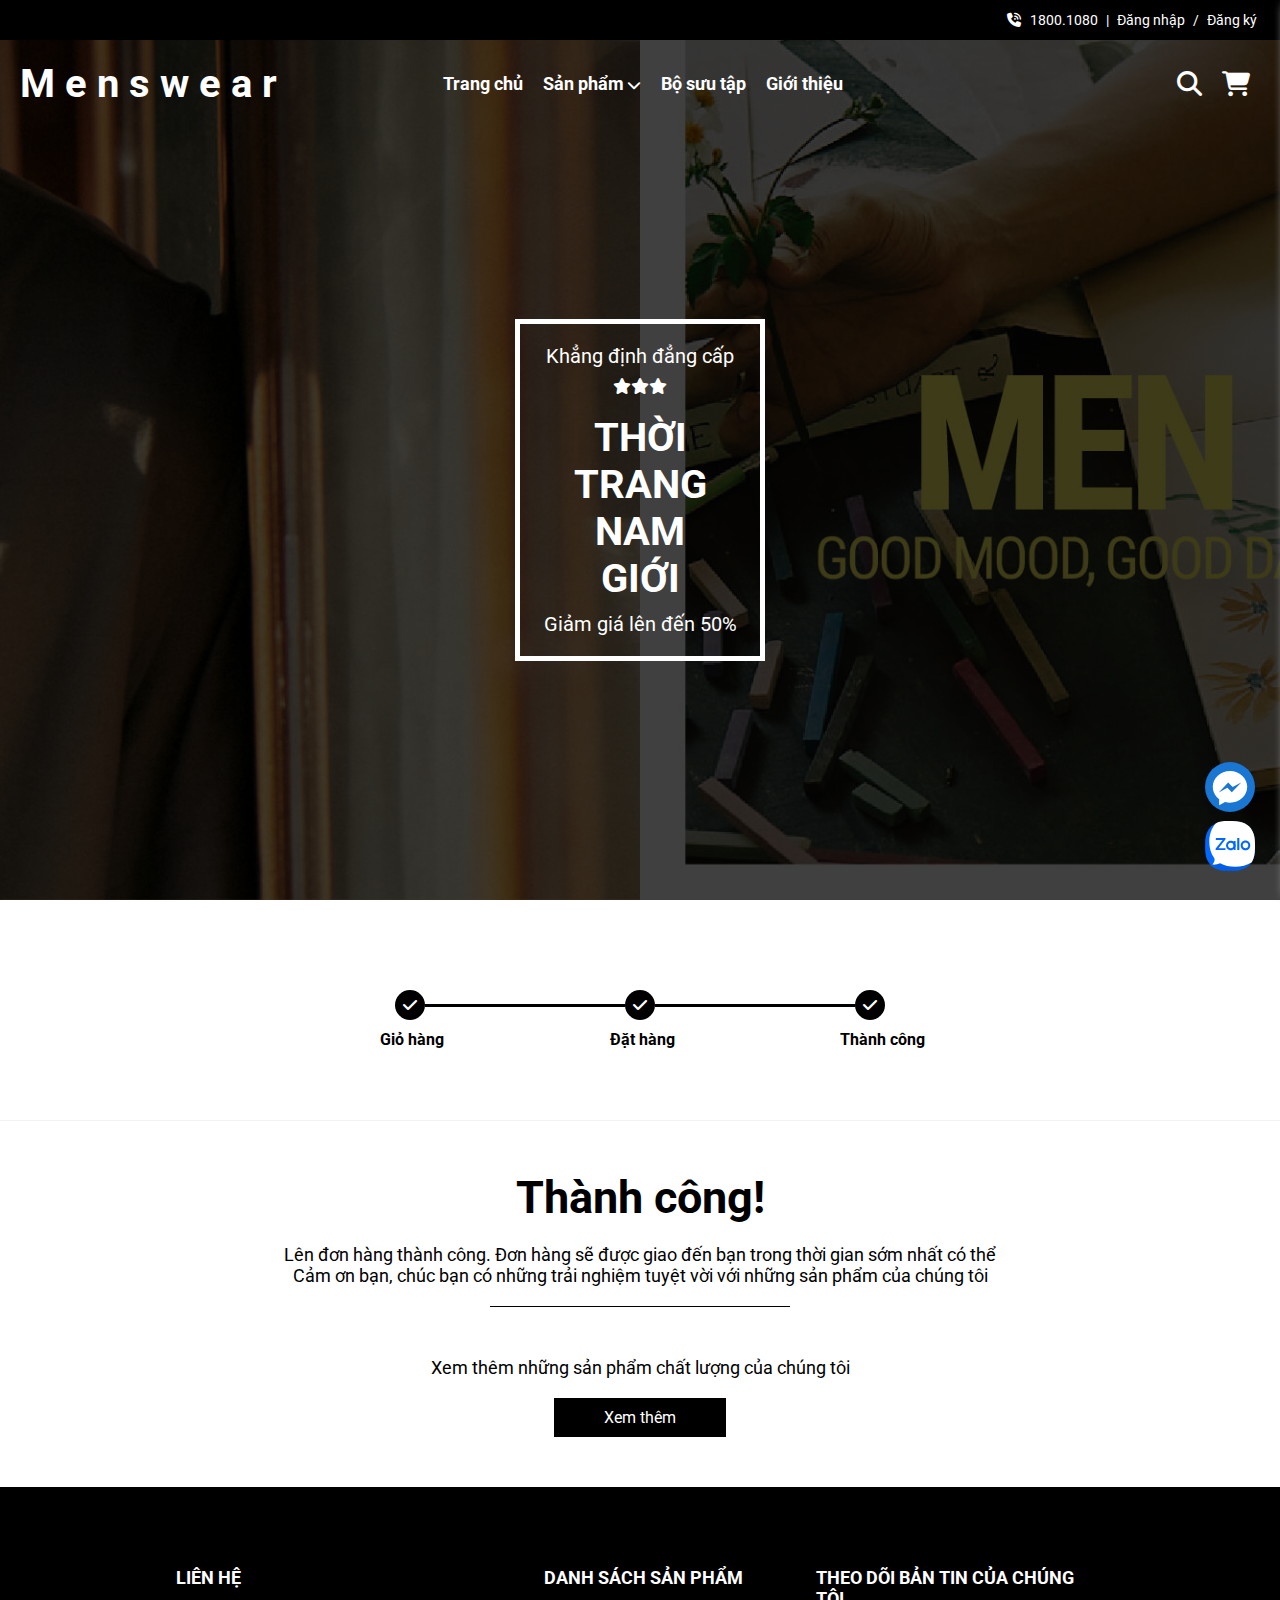
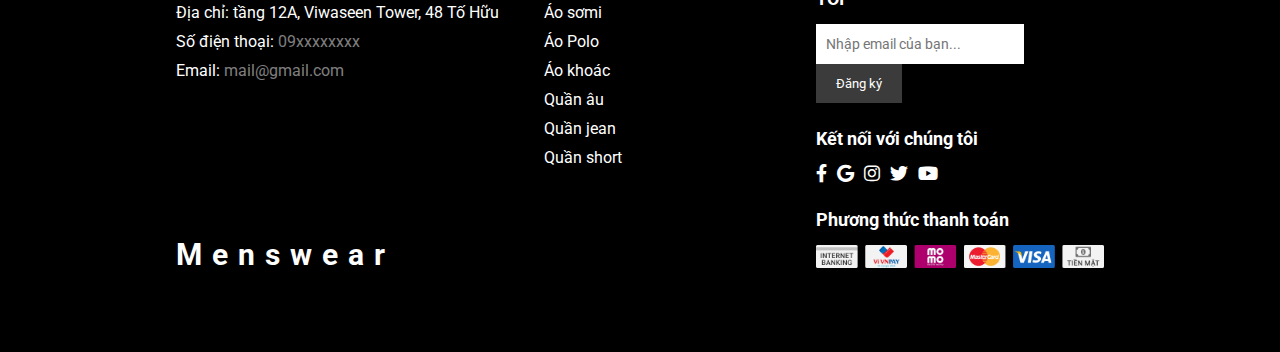
<file: cart-2.html>
<!DOCTYPE html>
<html lang="en">
<head>
    <meta charset="UTF-8">
    <meta http-equiv="X-UA-Compatible" content="IE=edge">
    <meta name="viewport" content="width=device-width, initial-scale=1.0">
    <title>Giỏ hàng</title>
    <link rel="icon" type="image/png" sizes="16x16"  href="./assets/images/favicon-16x16.png">
    <link rel="stylesheet" href="/assets/css/style.css">
    <link rel="stylesheet" href="/lib/fontawesome-6.4.0/css/all.min.css">
    <link rel="stylesheet" href="./assets/owlcarousel/assets/owl.carousel.min.css">
    <link rel="stylesheet" href="./assets/owlcarousel/assets/owl.theme.default.min.css">
</head>
<body>
    <div class="preload"></div>
    <header>
        <div class="header_top">
            <div class="container">
                <div class="header_top-items">
                    <ul>
                        <li>
                            <a href="tel:18001090">
                                <span>
                                    <i class="fa-solid fa-phone-volume"></i>
                                </span>
                                <span>
                                    1800.1080
                                </span> 
                            </a>
                            <span>|</span> 
                            <a href="" class="login">
                                <span>
                                    Đăng nhập
                                </span>
                            </a>
                            <span>/</span>
                            <a href="" class="register">
                                <span>
                                    Đăng ký
                                </span>
                            </a>
                        </li> 
                    </ul>
                </div>
            </div>           
        </div>  
        <div class="banner sticky">
            <div class="container">
                <div class="header_main">
                    <div class="hamburger">
                        <a href=""><i class="fa-solid fa-bars"></i></a>
                    </div>
                    <div class="header_main-logo">
                        <a href="./index.html">Menswear</a>
                    </div>
                    <div class="header_main-navbar">
                        <ul>
                            <li><a href="./index.html">Trang chủ</a></li>
                            <li class="dropmenu">
                                <a href="">Sản phẩm</a> <i class="fa-solid fa-chevron-down"></i>
                                <ul class="sub-menu">
                                    <li>
                                        <a href="./product.html">Áo sơ mi</a>
                                        <a href="./product.html">Áo Polo</a>
                                        <a href="./product.html">Áo khoác</a>
                                        <a href="./product.html">Quần âu</a>
                                        <a href="./product.html">Quần jean</a>
                                        <a href="./product.html">Quần short</a>
                                    </li>
                                </ul>
                            </li>
                            <li><a href="./collection.html">Bộ sưu tập</a></li>
                            <li><a href="./introduction.html">Giới thiệu</a></li>
                        </ul>
                    </div>
                    <div class="header_main-cart">
                        <ul>
                            <li>
                                <a href="" class="show-search-area"><i class="fa-solid fa-magnifying-glass"></i></a>
                            </li>
                            <li><a href="./cart.html"><i class="fa-solid fa-cart-shopping"></i></a></li>
                        </ul>
                    </div>
                </div>
                <div class="slogan">
                    <p>Khẳng định đẳng cấp</p>
                    <i class="fa-solid fa-star"></i><i class="fa-solid fa-star"></i><i class="fa-solid fa-star"></i>
                    <h3>THỜI<br> TRANG<br> NAM<br> GIỚI</h3>
                    <p>Giảm giá lên đến 50%</p>
                </div>
            </div>
        </div>

<!--Search-Area-->
        <div class="searchTop-area">
            <div class="searchTop">
                <form action="" class="input-width-btn">
                    <input type="text" id="keyword" class="form-control" placeholder="Tìm kiếm...">
                    <button type="submit"><i class="fa-solid fa-magnifying-glass"></i></button>
                </form>
            </div>
        </div>
<!--Login-Area-->
        <div class="login-area">
            <h3>ĐĂNG NHẬP</h3>
        <form action="">
                <input type="text" placeholder="Nhập số điện thoại">
                <input type="password" placeholder="Nhập mật khẩu">
                <button type="submit">ĐĂNG NHẬP</button>
            </form>
            <p>Bạn chưa có tài khoản? <a href="" class="registerOnLog">Đăng ký</a></p>
            <span class="closeLog"><i class="fa-solid fa-xmark"></i></span>
        </div>

<!--Register-Area-->
        <div class="register-area">
            <h3>ĐĂNG KÝ TÀI KHOẢN</h3>
            <form action="">
                <input type="text" placeholder="Họ và tên">
                <input type="text" placeholder="Nhập số điện thoại">
                <input type="password" placeholder="Nhập mật khẩu">
                <button type="submit">ĐĂNG KÝ</button>
            </form>
            <p>Bạn chưa có tài khoản? <a href="" class="loginOnRegis">Đăng nhập</a></p>
            <span class="closeRegis"><i class="fa-solid fa-xmark"></i></span>
        </div>

<!--Menu-mobile-->
        <div class="menu-mobile-area">
            <div class="menu-mobile">
                <h3>Menu</h3>
                <ul>
                    <li><a href="./index.html">Trang chủ</a></li>
                    <li class="dropmenu-mobile">
                        <a href="" class="btn-dropmenu">Sản phẩm <i class="fa-solid fa-chevron-down icon-change"></i></a>
                        <ul class="sub-menu-mobile">
                            <li><a href="./product.html">Áo sơ mi</a></li>
                            <li><a href="./product.html">Áo Polo</a></li>
                            <li><a href="./product.html">Áo khoác</a></li>
                            <li><a href="./product.html">Quần âu</a></li>
                            <li><a href="./product.html">Quần jean</a></li>
                            <li><a href="./product.html">Quần short</a></li>
                        </ul>
                    </li>
                    <li><a href="./collection.html">Bộ sưu tập</a></li>
                    <li><a href="./introduction.html">Giới thiệu</a></li>
                    <li><a href="" class="login">
                        <i class="fa-solid fa-user"></i><span>
                            Đăng nhập
                        </span>
                    </a></li>
                    <li><a href="tel:18001080"><i class="fa-solid fa-phone"></i> 1800.1080</a></li>
                </ul>
                
            </div>
        </div>
    </header>
    <main>
        <section class="cart-1">
            <div class="container">
                <div class="status-cart">
                    <div class="status status-1">
                        <i class="fa-solid fa-check"></i>
                        <h3>Giỏ hàng</h3>
                    </div>
                    <div class="crossbar"></div>
                    <div class="status status-2">
                        <i class="fa-solid fa-check"></i>
                        <h3>Đặt hàng</h3>
                    </div>
                    <div class="crossbar"></div>
                    <div class="status status-3">
                        <i class="fa-solid fa-check"></i>
                        <h3>Thành công</h3>
                    </div>
                </div>
            </div>
        </section>
        <section class="cart-2-2">
            <form action="">
                <div class="container">   
                    <h3>Thành công!</h3>
                    <p>Lên đơn hàng thành công. Đơn hàng sẽ được giao đến bạn trong thời gian sớm nhất có thể<br>
                        Cảm ơn bạn, chúc bạn có những trải nghiệm tuyệt vời với những sản phẩm của chúng tôi</p>
                    <div class="line"></div>
                    <p>Xem thêm những sản phẩm chất lượng của chúng tôi</p>
                    <a href="./product.html">Xem thêm</a>
                </div>   
            </form>  
        </section>
    </main>
    <footer>
        <div class="container">
            <div class="footer">
                <div class="col-1">
                    <div class="contact">
                        <h3>LIÊN HỆ</h3>
                        <p>Địa chỉ: tầng 12A, Viwaseen Tower, 48 Tố Hữu</p>
                        <p>Số điện thoại: <a href="tel:0945678432">09xxxxxxxx</a></p>
                        <p>Email: <a href="mailto:mail@gmail.com">mail@gmail.com</a></p>
                    </div>
                    <div class="footer_main-logo">
                        <a href="./index.html">Menswear</a>
                    </div>
                </div>
                <div class="col-2">
                    <h3>DANH SÁCH SẢN PHẨM</h3>
                    <ul>
                        <li><a href="./product.html">Áo sơmi</a></li>
                        <li><a href="./product.html">Áo Polo</a></li>
                        <li><a href="./product.html">Áo khoác</a></li>
                        <li><a href="./product.html">Quần âu</a></li>
                        <li><a href="./product.html">Quần jean</a></li>
                        <li><a href="./product.html">Quần short</a></li>
                    </ul>
                </div>
                <div class="col-3">
                    <div class="form-mail">
                        <h3>THEO DÕI BẢN TIN CỦA CHÚNG TÔI</h3>
                        <input type="text" placeholder="Nhập email của bạn..."><button>Đăng ký</button>
                    </div>
                    <div class="connect">
                        <h3>Kết nối với chúng tôi</h3>
                        <ul>
                            <li><a href=""><i class="fa-brands fa-facebook-f"></i></a></li>
                            <li><a href=""><i class="fa-brands fa-google"></i></a></li>
                            <li><a href=""><i class="fa-brands fa-instagram"></i></a></li>
                            <li><a href=""><i class="fa-brands fa-twitter"></i></a></li>
                            <li><a href=""><i class="fa-brands fa-youtube"></i></a></li>
                        </ul>
                    </div>
                    <div class="payment-methods">
                        <h3>Phương thức thanh toán</h3>
                        <img src="./assets/images/payment.png" alt="">
                    </div>
                </div>
            </div>
        </div>
        
    </footer>
    <div class="call-to-action-btns">
        <div class="back-top">
            <i class="fa-solid fa-chevron-up"></i>
        </div>
        <div class="messenger">
            <a href="https://www.facebook.com/messages/t/100008083723874/"><img src="./assets/images/facebook_mesenger.svg" alt=""></a>
        </div>
        <div class="zalo">
            <a href="https://id.zalo.me/account?continue=https%3A%2F%2Fchat.zalo.me%2F"><img src="./assets/images/Logo.svg" alt=""></a>
        </div>
    </div>
    <script src="./assets/js/main.js"></script>
    <script src="/assets/js/cartJS.js"></script>
    <script src="./assets/jquery-3.6.4.min.js"></script>
    <script src="./assets/owlcarousel/owl.carousel.min.js"></script>
    <script>
        $(document).ready(function(){
            $(".owl-one").owlCarousel(
                {
                loop:true,
                items:4,
                autoplay:true,
                autoplayTimeout: 5000,
                responsiveClass:true,
                autoplayHoverPause:true,
                smartSpeed:1000,
                responsive:{
                    360: {
                        items:1
                    },
                    768:{
                        items:2
                    },
                    1366:{
                        items:4
                    }
                }
            }); 
            $(".owl-two").owlCarousel(
                {
                loop:true,
                items:1,
                autoplay:true,
                autoplayTimeout: 10000,
                responsiveClass:true,
                autoplayHoverPause:true,
                smartSpeed:1000,
            });   
        });
        let preloader = document.querySelector(".preload");
        window.addEventListener("load",()=>{
            preloader.style.display = "none";
        })
    </script>
</body>
</html>
</file>
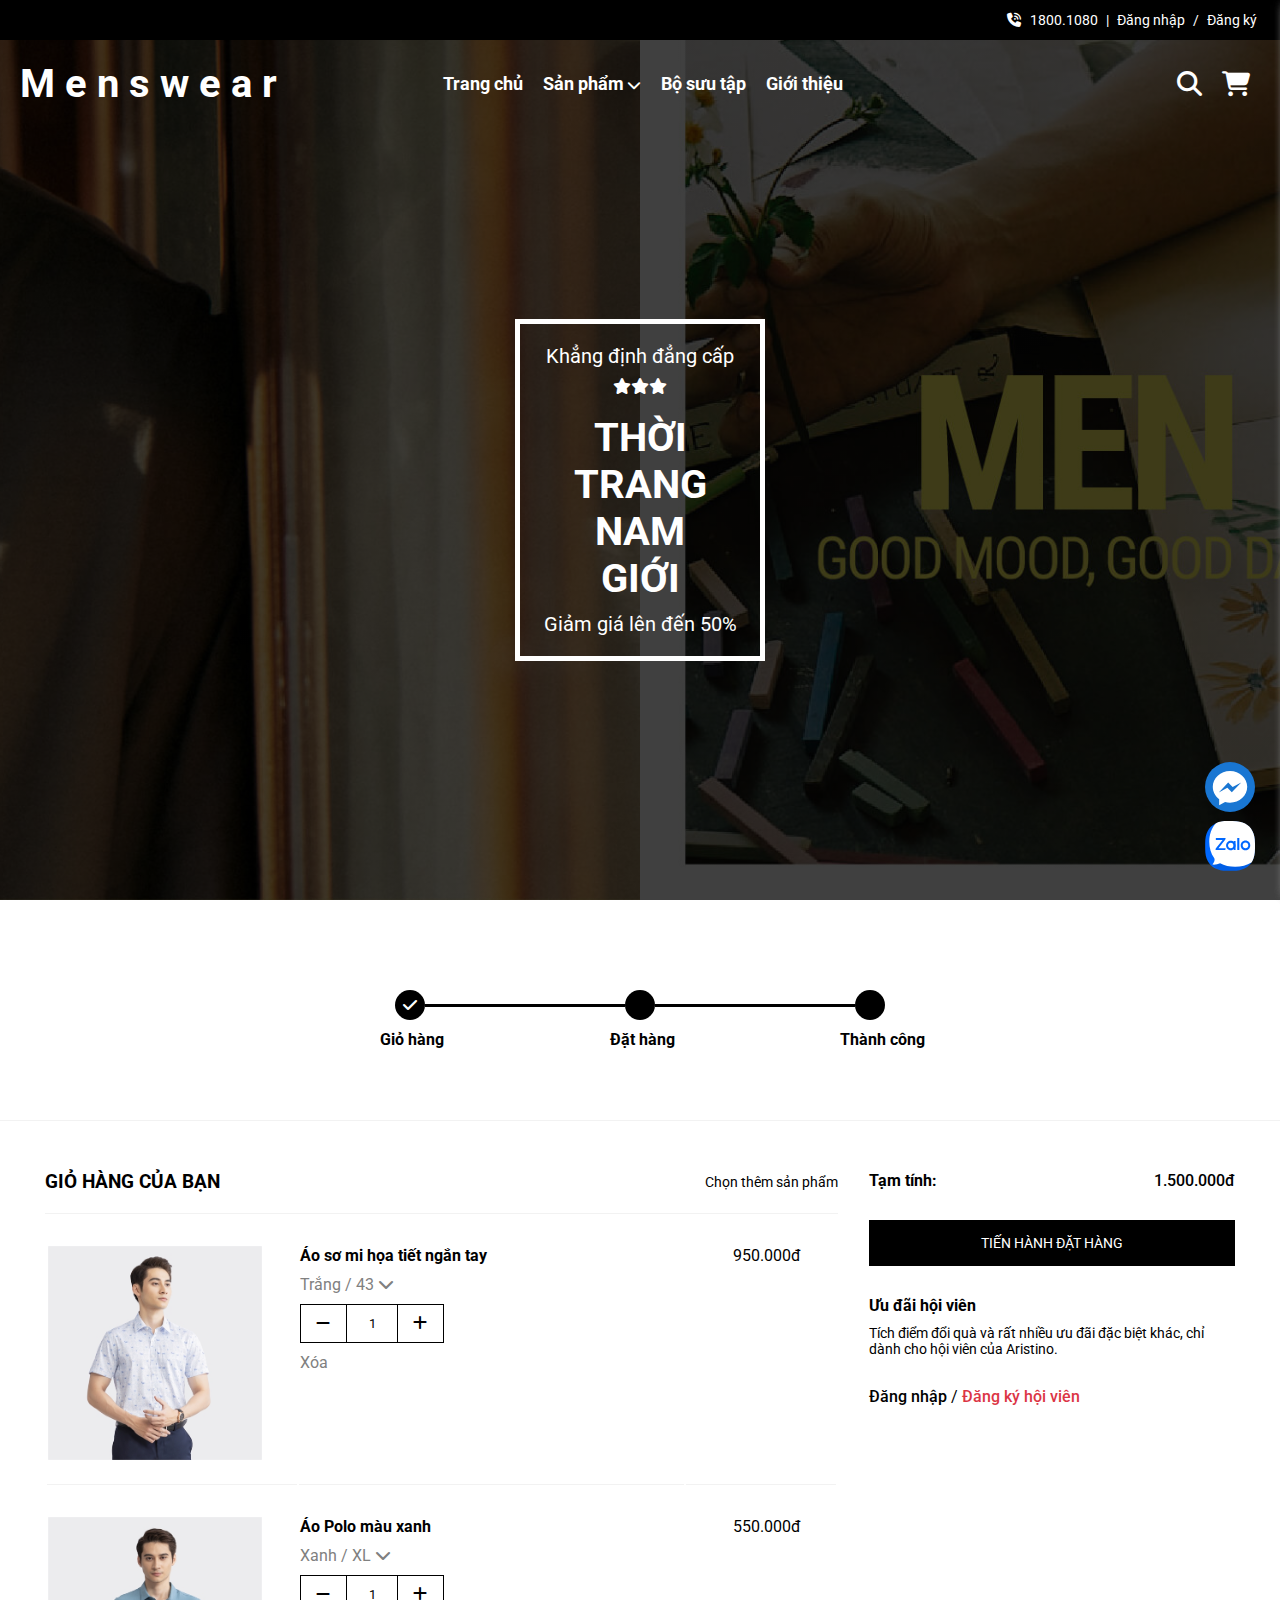
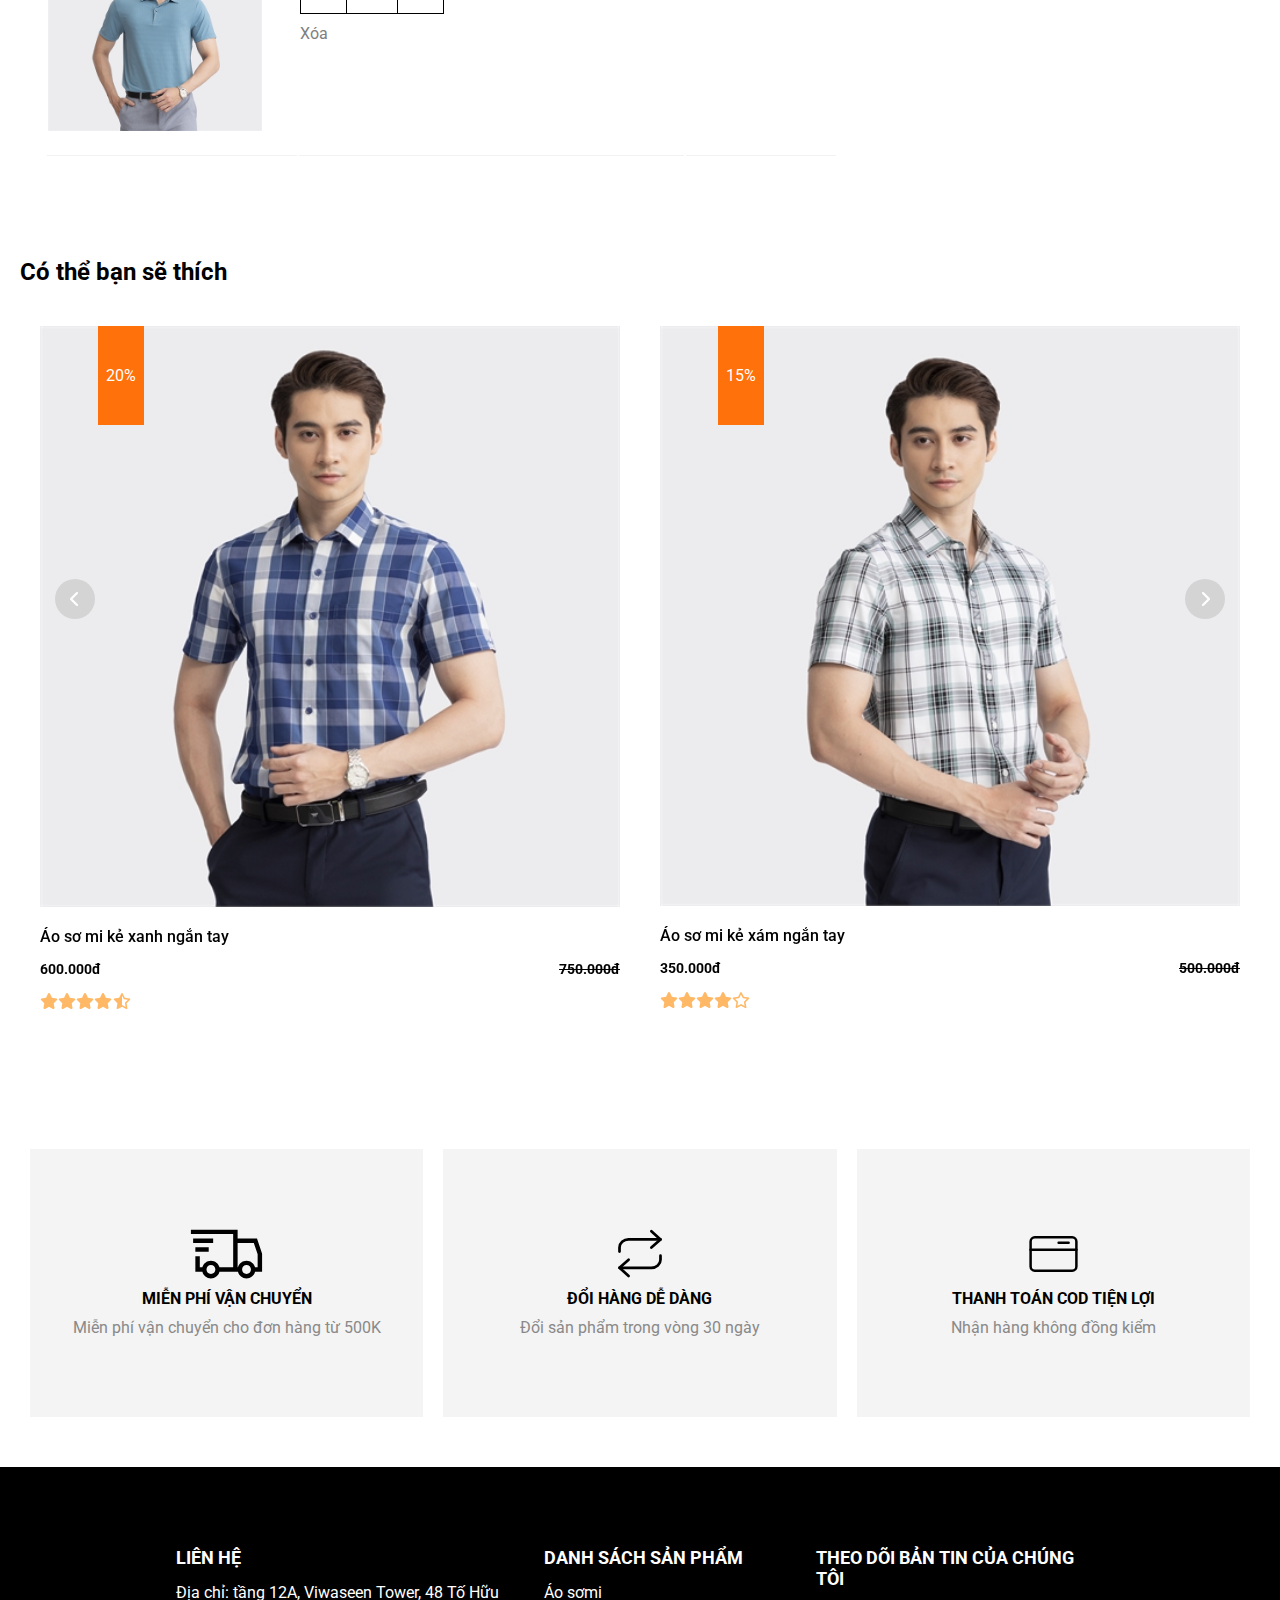
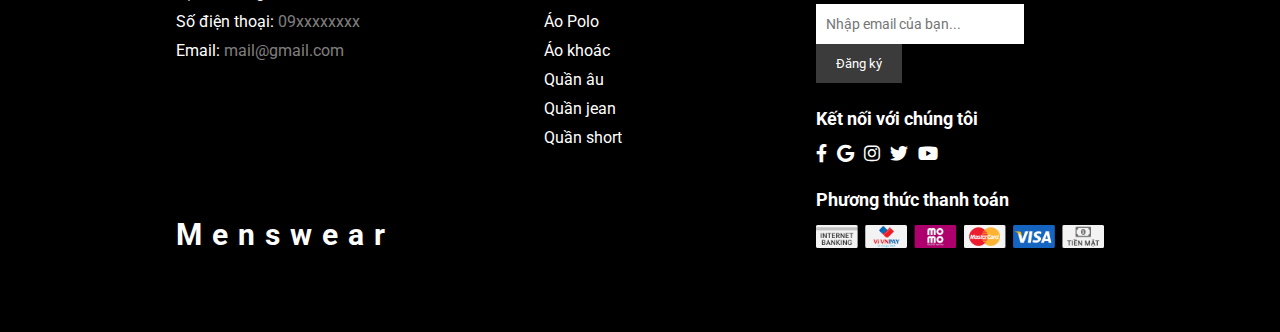
<file: cart.html>
<!DOCTYPE html>
<html lang="en">
<head>
    <meta charset="UTF-8">
    <meta http-equiv="X-UA-Compatible" content="IE=edge">
    <meta name="viewport" content="width=device-width, initial-scale=1.0">
    <title>Giỏ hàng</title>
    <link rel="icon" type="image/png" sizes="16x16"  href="./assets/images/favicon-16x16.png">
    <link rel="stylesheet" href="/assets/css/style.css">
    <link rel="stylesheet" href="/lib/fontawesome-6.4.0/css/all.min.css">
    <link rel="stylesheet" href="./assets/owlcarousel/assets/owl.carousel.min.css">
    <link rel="stylesheet" href="./assets/owlcarousel/assets/owl.theme.default.min.css">
</head>
<body>
    <div class="preload"></div>
    <header>
        <div class="header_top">
            <div class="container">
                <div class="header_top-items">
                    <ul>
                        <li>
                            <a href="tel:18001090">
                                <span>
                                    <i class="fa-solid fa-phone-volume"></i>
                                </span>
                                <span>
                                    1800.1080
                                </span> 
                            </a>
                            <span>|</span> 
                            <a href="" class="login">
                                <span>
                                    Đăng nhập
                                </span>
                            </a>
                            <span>/</span>
                            <a href="" class="register">
                                <span>
                                    Đăng ký
                                </span>
                            </a>
                        </li> 
                    </ul>
                </div>
            </div>           
        </div>  
        <div class="banner sticky">
            <div class="container">
                <div class="header_main">
                    <div class="hamburger">
                        <a href=""><i class="fa-solid fa-bars"></i></a>
                    </div>
                    <div class="header_main-logo">
                        <a href="./index.html">Menswear</a>
                    </div>
                    <div class="header_main-navbar">
                        <ul>
                            <li><a href="./index.html">Trang chủ</a></li>
                            <li class="dropmenu">
                                <a href="">Sản phẩm</a> <i class="fa-solid fa-chevron-down"></i>
                                <ul class="sub-menu">
                                    <li>
                                        <a href="./product.html">Áo sơ mi</a>
                                        <a href="./product.html">Áo Polo</a>
                                        <a href="./product.html">Áo khoác</a>
                                        <a href="./product.html">Quần âu</a>
                                        <a href="./product.html">Quần jean</a>
                                        <a href="./product.html">Quần short</a>
                                    </li>
                                </ul>
                            </li>
                            <li><a href="./collection.html">Bộ sưu tập</a></li>
                            <li><a href="./introduction.html">Giới thiệu</a></li>
                        </ul>
                    </div>
                    <div class="header_main-cart">
                        <ul>
                            <li>
                                <a href="" class="show-search-area"><i class="fa-solid fa-magnifying-glass"></i></a>
                            </li>
                            <li><a href="./cart.html"><i class="fa-solid fa-cart-shopping"></i></a></li>
                        </ul>
                    </div>
                </div>
                <div class="slogan">
                    <p>Khẳng định đẳng cấp</p>
                    <i class="fa-solid fa-star"></i><i class="fa-solid fa-star"></i><i class="fa-solid fa-star"></i>
                    <h3>THỜI<br> TRANG<br> NAM<br> GIỚI</h3>
                    <p>Giảm giá lên đến 50%</p>
                </div>
            </div>
        </div>

<!--Search-Area-->
        <div class="searchTop-area">
            <div class="searchTop">
                <form action="" class="input-width-btn">
                    <input type="text" id="keyword" class="form-control" placeholder="Tìm kiếm...">
                    <button type="submit"><i class="fa-solid fa-magnifying-glass"></i></button>
                </form>
            </div>
        </div>
<!--Login-Area-->
        <div class="login-area">
            <h3>ĐĂNG NHẬP</h3>
        <form action="">
                <input type="text" placeholder="Nhập số điện thoại">
                <input type="password" placeholder="Nhập mật khẩu">
                <button type="submit">ĐĂNG NHẬP</button>
            </form>
            <p>Bạn chưa có tài khoản? <a href="" class="registerOnLog">Đăng ký</a></p>
            <span class="closeLog"><i class="fa-solid fa-xmark"></i></span>
        </div>

<!--Register-Area-->
        <div class="register-area">
            <h3>ĐĂNG KÝ TÀI KHOẢN</h3>
            <form action="">
                <input type="text" placeholder="Họ và tên">
                <input type="text" placeholder="Nhập số điện thoại">
                <input type="password" placeholder="Nhập mật khẩu">
                <button type="submit">ĐĂNG KÝ</button>
            </form>
            <p>Bạn chưa có tài khoản? <a href="" class="loginOnRegis">Đăng nhập</a></p>
            <span class="closeRegis"><i class="fa-solid fa-xmark"></i></span>
        </div>

<!--Menu-mobile-->
        <div class="menu-mobile-area">
            <div class="menu-mobile">
                <h3>Menu</h3>
                <ul>
                    <li><a href="./index.html">Trang chủ</a></li>
                    <li class="dropmenu-mobile">
                        <a href="" class="btn-dropmenu">Sản phẩm <i class="fa-solid fa-chevron-down icon-change"></i></a>
                        <ul class="sub-menu-mobile">
                            <li><a href="./product.html">Áo sơ mi</a></li>
                            <li><a href="./product.html">Áo Polo</a></li>
                            <li><a href="./product.html">Áo khoác</a></li>
                            <li><a href="./product.html">Quần âu</a></li>
                            <li><a href="./product.html">Quần jean</a></li>
                            <li><a href="./product.html">Quần short</a></li>
                        </ul>
                    </li>
                    <li><a href="./collection.html">Bộ sưu tập</a></li>
                    <li><a href="./introduction.html">Giới thiệu</a></li>
                    <li><a href="" class="login">
                        <i class="fa-solid fa-user"></i><span>
                            Đăng nhập
                        </span>
                    </a></li>
                    <li><a href="tel:18001080"><i class="fa-solid fa-phone"></i> 1800.1080</a></li>
                </ul>
                
            </div>
        </div>
    </header>
    <main>
        <section class="cart-1">
            <div class="container">
                <div class="status-cart">
                    <div class="status status-1">
                        <i class="fa-solid fa-check"></i>
                        <h3>Giỏ hàng</h3>
                    </div>
                    <div class="crossbar"></div>
                    <div class="status status-2">
                        <h3>Đặt hàng</h3>
                    </div>
                    <div class="crossbar"></div>
                    <div class="status status-3">
                        <h3>Thành công</h3>
                    </div>
                </div>
            </div>
        </section>
        <section class="cart-2">
            <div class="container">
                <div class="box-order">
                    <div class="left">
                        <div class="heading">
                            <h3>GIỎ HÀNG CỦA BẠN</h3>
                            <a href="./product.html">Chọn thêm sản phẩm</a>
                        </div>
                        <table>
                            <tr>
                                <td class="image-product">
                                    <a href="./product-detail.html">
                                        <img src="./assets/images/_TC_2514x500x500x4.webp" alt="">
                                    </a>
                                </td>
                                <td>
                                    <div class="info-product">
                                        <h4 class="name-product">
                                            <a href="">Áo sơ mi họa tiết ngắn tay</a>
                                        </h4>
                                        <div class="choose-size">
                                            <p class="show-popUp">Trắng / 43 <i class="fa fa-chevron-down"></i></p>
                                            <div class="chooseSize-drop">
                                                <div class="info-production">
                                                    <div class="option-product">
                                                        <p>Màu: Trắng họa tiết</p>
                                                        <div class="image-tiny">
                                                            <ul>
                                                                <li class="active"><img src="./assets/images/_TC_2514x500x500x4.webp" alt=""></li>
                                                                <li><img src="./assets/images/NTC_5475x500x500x4.webp" alt=""></li>
                                                                <li><img src="./assets/images/Ao-so-mi-dai-tay-aristino-ALS07802-3-x500x500x4.webp" alt=""></li>
                                                            </ul>
                                                        </div>
                                                    </div>
                                                    <div class="option-size">
                                                        <p>Chọn size</p>
                                                        <div class="sizes">
                                                            <ul>
                                                                <li>38</li>
                                                                <li>39</li>
                                                                <li>40</li>
                                                                <li>41</li>
                                                                <li>42</li>
                                                                <li class="active">43</li>
                                                            </ul>
                                                        </div>
                                                    </div>
                                                    <div class="button-area">
                                                        <button class="closePopup">Trở lại</button>
                                                        <button class="edit-confirm">Xác nhận</button>
                                                    </div>
                                                </div>
                                            </div>
                                        </div>
                                        <div class="quantity">
                                            <button><i class="fa fa-minus"></i></button>
                                            <input type="text" value="1">
                                            <button><i class="fa fa-plus"></i></button>
                                        </div>
                                        <div class="del-product">
                                            <p>Xóa</p>
                                        </div>
                                    </div>
                                </td>
                                <td class="price-product">950.000đ</td>
                            </tr>
                            <tr>
                                <td class="image-product">
                                    <a href="./product-detail.html">
                                        <img src="./assets/images/_TC_5496x500x500x4.webp" alt="">
                                    </a>
                                </td>
                                <td>
                                    <div class="info-product">
                                        <h4 class="name-product">
                                            <a href="">Áo Polo màu xanh</a>
                                        </h4>
                                        <div class="choose-size">
                                            <p>Xanh / XL <i class="fa fa-chevron-down"></i></p>
                                        </div>
                                        <div class="quantity">
                                            <button><i class="fa fa-minus"></i></button>
                                            <input type="text" value="1">
                                            <button><i class="fa fa-plus"></i></button>
                                        </div>
                                        <div class="del-product">
                                            <p>Xóa</p>
                                        </div>
                                    </div>
                                </td>
                                <td class="price-product">550.000đ</td>
                            </tr>
                        </table>
                    </div>
                    <div class="right">
                        <div class="order-price">
                            <h4>Tạm tính:</h4>
                            <span>1.500.000đ</span>
                        </div>
                        <a href="./cart-1.html">TIẾN HÀNH ĐẶT HÀNG</a>
                        <h4>Ưu đãi hội viên</h4>
                        <p>Tích điểm đổi quà và rất nhiều ưu đãi đặc biệt khác, chỉ dành cho hội viên của Aristino.</p>
                        <span class="login">Đăng nhập</span> / <span class="register">Đăng ký hội viên</span>
                    </div>
                </div>
            </div>
        </section>
        <section class="cart-3">
            <div class="container">
                <div class="heading">
                    <h3>Có thể bạn sẽ thích</h3>
                </div>
                <div class="cards-carousel owl-one owl-carousel">
                    <div class="card">
                        <a href="">
                            <img src="./assets/images/_TC_4982x500x500x4.webp" alt="">
                            <img src="./assets/images/_TC_4984x500x500x4.webp" alt="">
                        </a>
                        <h4 class="name-product">
                            <a href="">Áo sơ mi kẻ xanh ngắn tay</a>
                        </h4>
                        <div class="price">
                            <h3 class="price-new">600.000đ</h3>
                            <h3 class="price-old">750.000đ</h3>
                        </div>
                        <div class="vote">
                            <i class="fa-solid fa-star"></i><i class="fa-solid fa-star"></i><i class="fa-solid fa-star"></i><i class="fa-solid fa-star"><i class="fa-regular fa-star-half-stroke"></i></i>
                        </div>
                        <div class="sale-off">
                            <span>20%</span>
                        </div>
                    </div>
                    <div class="card">
                        <a href="">
                            <img src="./assets/images/_TC_5015x500x500x4.webp" alt="">
                            <img src="./assets/images/_TC_5018x500x500x4.webp" alt="">
                        </a>
                        <h4 class="name-product">
                            <a href="">Áo sơ mi kẻ xám ngắn tay</a>
                        </h4>
                        <div class="price">
                            <h3 class="price-new">350.000đ</h3>
                            <h3 class="price-old">500.000đ</h3>
                        </div>
                        <div class="vote">
                            <i class="fa-solid fa-star"></i><i class="fa-solid fa-star"></i><i class="fa-solid fa-star"></i><i class="fa-solid fa-star"></i><i class="fa-regular fa-star"></i></i>
                        </div>
                        <div class="sale-off">
                            <span>15%</span>
                        </div>
                    </div>
                    <div class="card">
                        <a href="">
                            <img src="./assets/images/NTC_0749x500x500x4.webp" alt="">
                            <img src="./assets/images/NTC_0750x500x500x4.webp" alt="">
                        </a>
                        <h4 class="name-product">
                            <a href="">Áo sơ mi trắng ngắn tay</a>
                        </h4>
                        <div class="price">
                            <h3 class="price-new">550.000đ</h3>
                            <h3 class="price-old">800.000đ</h3>
                        </div>
                        <div class="vote">
                            <i class="fa-solid fa-star"></i><i class="fa-solid fa-star"></i><i class="fa-solid fa-star"></i><i class="fa-solid fa-star"></i><i class="fa-solid fa-star"></i>
                        </div>
                        <div class="sale-off">
                            <span>15%</span>
                        </div>
                    </div>
                    <div class="card">
                        <a href="">
                            <img src="./assets/images/NTC_7451x500x500x4.webp" alt="">
                            <img src="./assets/images/NTC_7454x500x500x4.webp" alt="">
                        </a>
                        <h4 class="name-product">
                            <a href="">Áo sơ mi xanh ngắn tay</a>
                        </h4>
                        <div class="price">
                            <h3 class="price-new">600.000đ</h3>
                            <h3 class="price-old">750.000đ</h3>
                        </div>
                        <div class="vote">
                            <i class="fa-solid fa-star"></i><i class="fa-solid fa-star"></i><i class="fa-solid fa-star"></i><i class="fa-solid fa-star"></i><i class="fa-solid fa-star"></i>
                        </div>
                        <div class="sale-off">
                            <span>30%</span>
                        </div>
                    </div>
                    <div class="card">
                        <a href="">
                            <img src="./assets/images/_TC_2514x500x500x4.webp" alt="">
                            <img src="./assets/images/_TC_2516x500x500x4.webp" alt="">
                        </a>
                        <h4 class="name-product">
                            <a href="">Áo sơ mi họa tiết ngắn tay</a>
                        </h4>
                        <div class="price">
                            <h3 class="price-new">500.000đ</h3>
                            <h3 class="price-old">750.000đ</h3>
                        </div>
                        <div class="vote">
                            <i class="fa-solid fa-star"></i><i class="fa-solid fa-star"></i><i class="fa-solid fa-star"></i><i class="fa-solid fa-star"></i><i class="fa-solid fa-star"></i>
                        </div>
                        <div class="sale-off">
                            <span>25%</span>
                        </div>
                    </div>
                    <div class="card">
                        <a href="">
                            <img src="./assets/images/_TC_9431x500x500x4.webp" alt="">
                            <img src="./assets/images/_TC_9181x500x500x4.webp" alt="">
                        </a>
                        <h4 class="name-product">
                            <a href="">Áo thun có cổ ngắn tay</a>
                        </h4>
                        <div class="price">
                            <h3 class="price-new">450.000đ</h3>
                            <h3 class="price-old">500.000đ</h3>
                        </div>
                        <div class="vote">
                            <i class="fa-solid fa-star"></i><i class="fa-solid fa-star"></i><i class="fa-solid fa-star"></i><i class="fa-solid fa-star"></i><i class="fa-solid fa-star"></i>
                        </div>
                        <div class="sale-off">
                            <span>10%</span>
                        </div>
                    </div>
                </div>
            </div>
        </section>
        <section class="cart-4">
            <div class="container">
                <div class="information-group">
                    <div class="row">
                        <div class="col-4">
                            <div class="information-item">
                                <img src="./assets/images/trus.svg" alt="">
                                <h4>MIỄN PHÍ VẬN CHUYỂN</h4>
                                <span>Miễn phí vận chuyển cho đơn hàng từ 500K</span>
                            </div>
                        </div>
                        <div class="col-4">
                            <div class="information-item">
                                <img src="./assets/images/tranfer.svg" alt="">
                                <h4>ĐỔI HÀNG DỄ DÀNG</h4>
                                <span>Đổi sản phẩm trong vòng 30 ngày</span>
                            </div>
                        </div>
                        <div class="col-4">
                            <div class="information-item">
                                <img src="./assets/images/Pay-Delivery.svg" alt="">
                                <h4>THANH TOÁN COD TIỆN LỢI</h4>
                                <span>Nhận hàng không đồng kiểm</span>
                            </div>
                        </div>
                    </div>
                </div>
            </div>
        </section>
    </main>
    <footer>
        <div class="container">
            <div class="footer">
                <div class="col-1">
                    <div class="contact">
                        <h3>LIÊN HỆ</h3>
                        <p>Địa chỉ: tầng 12A, Viwaseen Tower, 48 Tố Hữu</p>
                        <p>Số điện thoại: <a href="tel:0945678432">09xxxxxxxx</a></p>
                        <p>Email: <a href="mailto:mail@gmail.com">mail@gmail.com</a></p>
                    </div>
                    <div class="footer_main-logo">
                        <a href="./index.html">Menswear</a>
                    </div>
                </div>
                <div class="col-2">
                    <h3>DANH SÁCH SẢN PHẨM</h3>
                    <ul>
                        <li><a href="./product.html">Áo sơmi</a></li>
                        <li><a href="./product.html">Áo Polo</a></li>
                        <li><a href="./product.html">Áo khoác</a></li>
                        <li><a href="./product.html">Quần âu</a></li>
                        <li><a href="./product.html">Quần jean</a></li>
                        <li><a href="./product.html">Quần short</a></li>
                    </ul>
                </div>
                <div class="col-3">
                    <div class="form-mail">
                        <h3>THEO DÕI BẢN TIN CỦA CHÚNG TÔI</h3>
                        <input type="text" placeholder="Nhập email của bạn..."><button>Đăng ký</button>
                    </div>
                    <div class="connect">
                        <h3>Kết nối với chúng tôi</h3>
                        <ul>
                            <li><a href=""><i class="fa-brands fa-facebook-f"></i></a></li>
                            <li><a href=""><i class="fa-brands fa-google"></i></a></li>
                            <li><a href=""><i class="fa-brands fa-instagram"></i></a></li>
                            <li><a href=""><i class="fa-brands fa-twitter"></i></a></li>
                            <li><a href=""><i class="fa-brands fa-youtube"></i></a></li>
                        </ul>
                    </div>
                    <div class="payment-methods">
                        <h3>Phương thức thanh toán</h3>
                        <img src="./assets/images/payment.png" alt="">
                    </div>
                </div>
            </div>
        </div>
        
    </footer>
    <div class="call-to-action-btns">
        <div class="back-top">
            <i class="fa-solid fa-chevron-up"></i>
        </div>
        <div class="messenger">
            <a href="https://www.facebook.com/messages/t/100008083723874/"><img src="./assets/images/facebook_mesenger.svg" alt=""></a>
        </div>
        <div class="zalo">
            <a href="https://id.zalo.me/account?continue=https%3A%2F%2Fchat.zalo.me%2F"><img src="./assets/images/Logo.svg" alt=""></a>
        </div>
    </div>
    <script src="./assets/js/main.js"></script>
    <script src="/assets/js/cartJS.js"></script>
    <script src="./assets/jquery-3.6.4.min.js"></script>
    <script src="./assets/owlcarousel/owl.carousel.min.js"></script>
    <script>
        $(document).ready(function(){
            $(".owl-one").owlCarousel(
                {
                loop:true,
                items:4,
                autoplay:true,
                autoplayTimeout: 5000,
                responsiveClass:true,
                autoplayHoverPause:true,
                smartSpeed:1000,
                responsive:{
                    360: {
                        items:1
                    },
                    768:{
                        items:2
                    },
                    1366:{
                        items:4
                    }
                }
            }); 
            $(".owl-two").owlCarousel(
                {
                loop:true,
                items:1,
                autoplay:true,
                autoplayTimeout: 10000,
                responsiveClass:true,
                autoplayHoverPause:true,
                smartSpeed:1000,
            });   
        });
        let preloader = document.querySelector(".preload");
        window.addEventListener("load",()=>{
            preloader.style.display = "none";
        })
    </script>
</body>
</html>
</file>
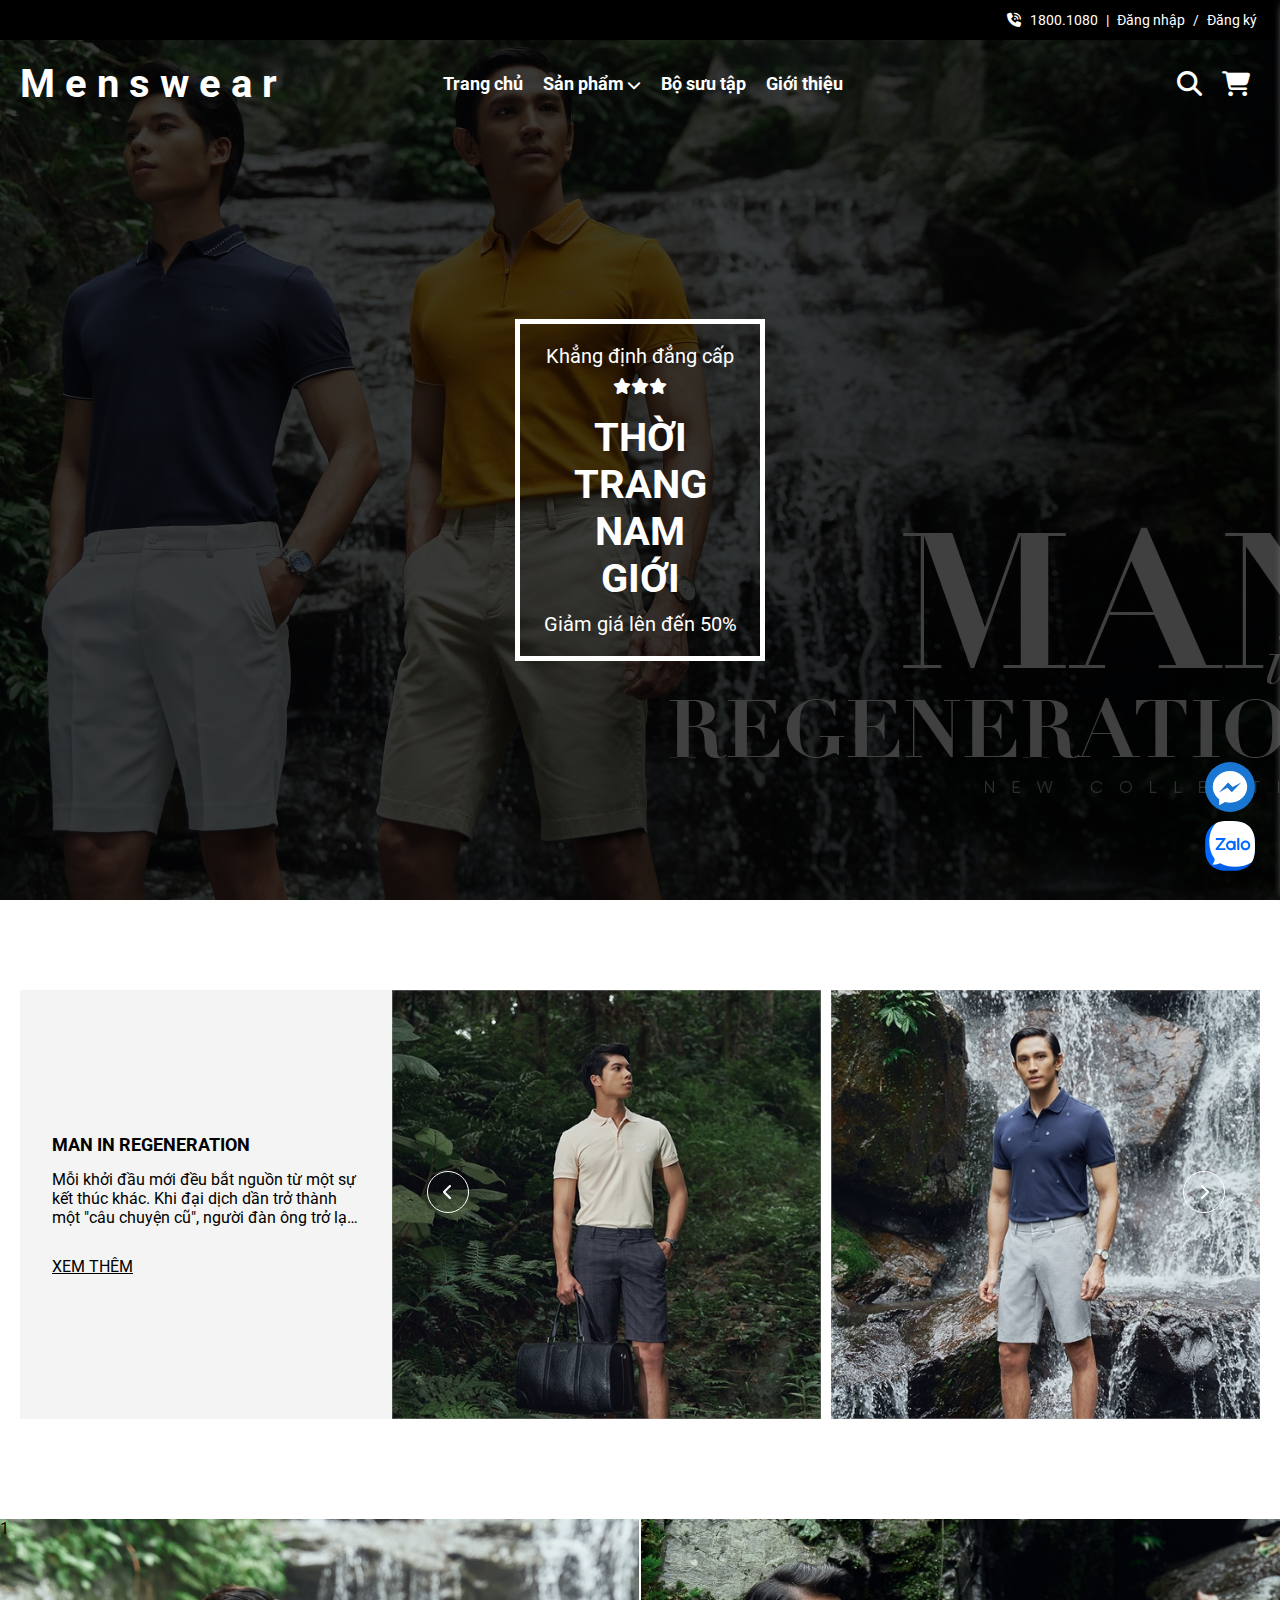
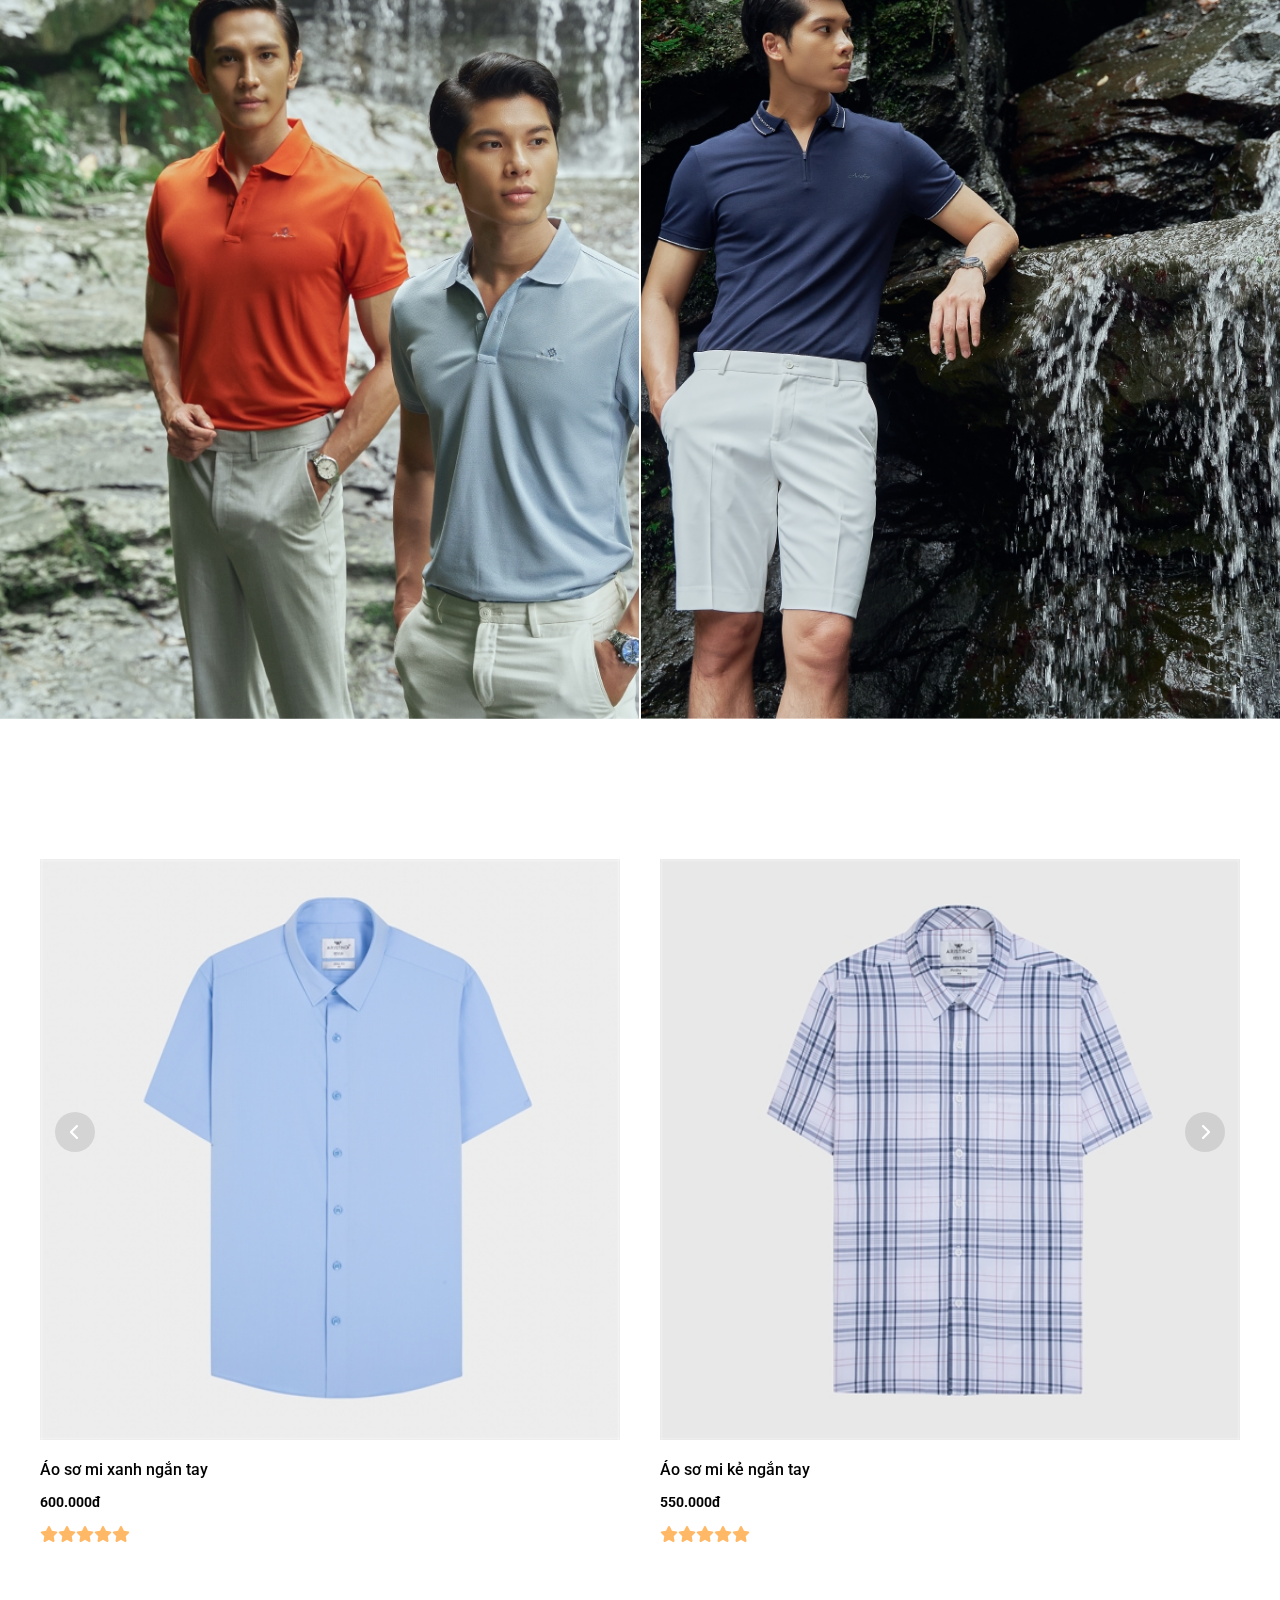
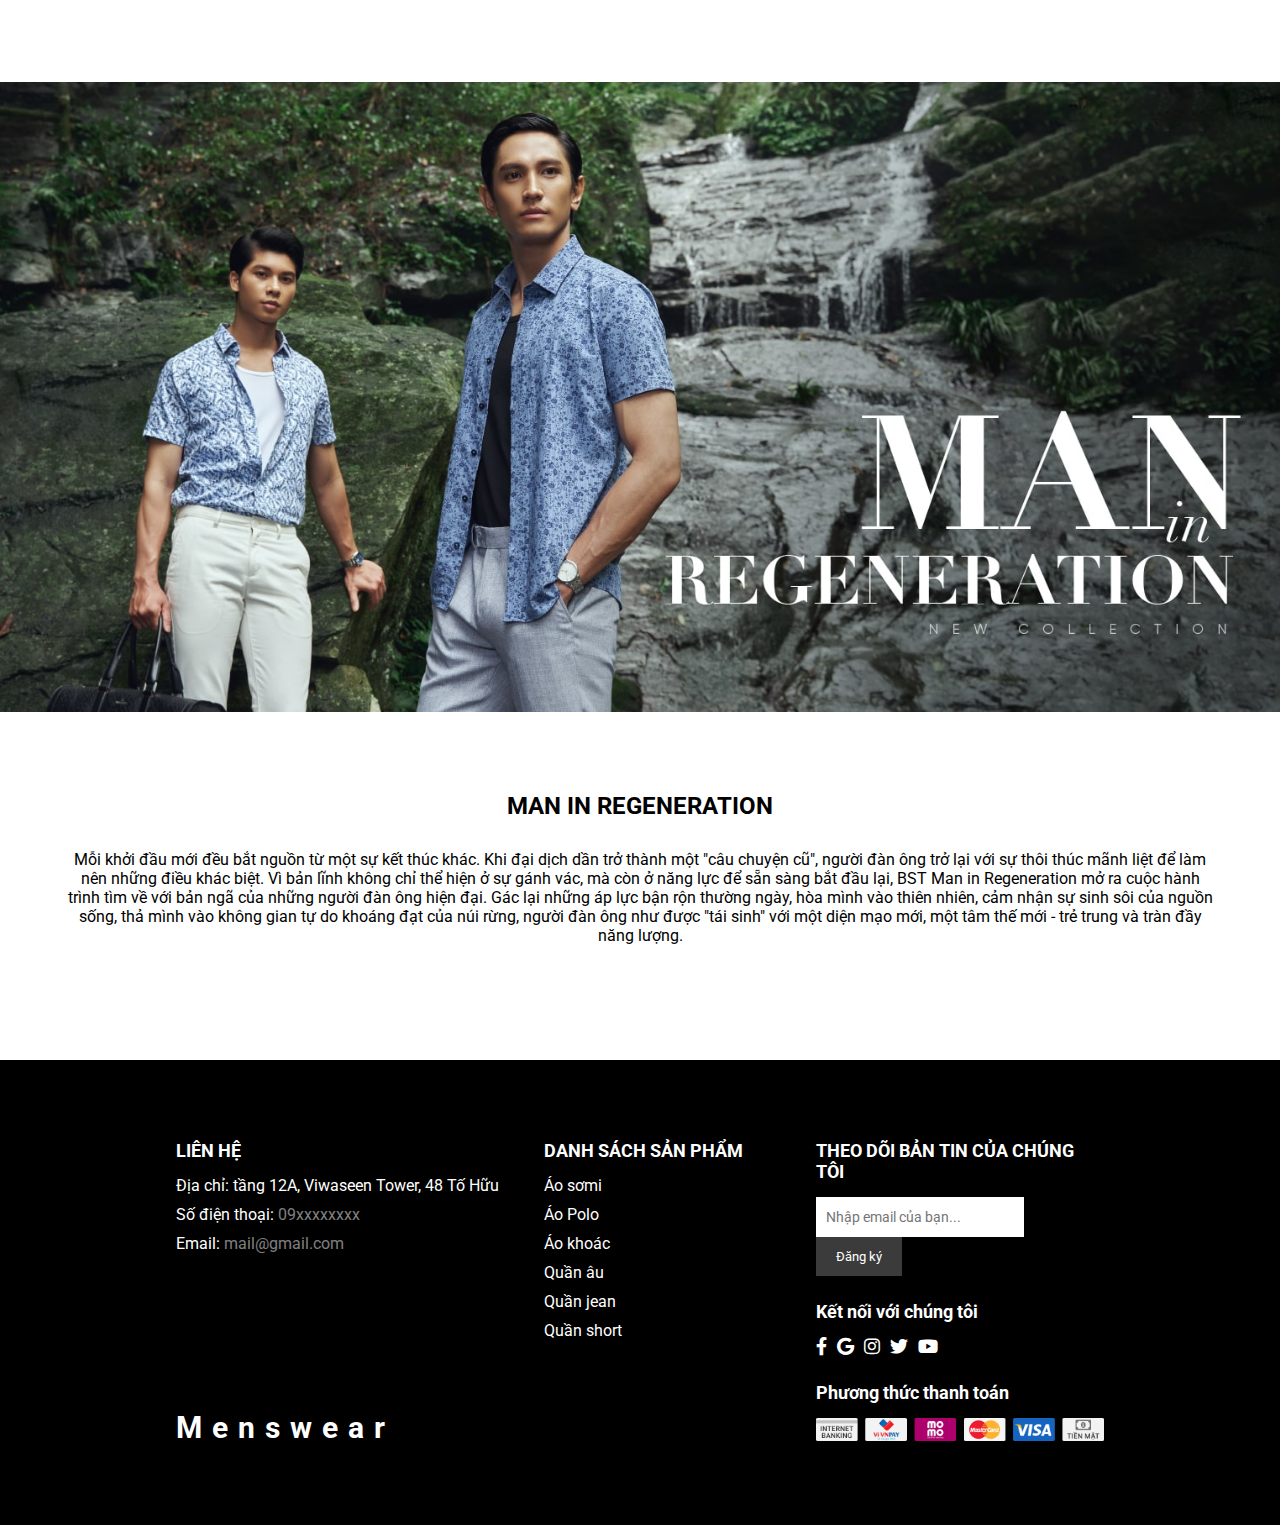
<file: collection.html>
<!DOCTYPE html>
<html lang="en">
<head>
    <meta charset="UTF-8">
    <meta http-equiv="X-UA-Compatible" content="IE=edge">
    <meta name="viewport" content="width=device-width, initial-scale=1.0">
    <title>MenswearPJ</title>
    <link rel="icon" type="image/png" sizes="16x16"  href="./assets/images/favicon-16x16.png">
    <link rel="stylesheet" href="/assets/css/style.css">
    <link rel="stylesheet" href="/lib/fontawesome-6.4.0/css/all.min.css">
    <link rel="stylesheet" href="./assets/owlcarousel/assets/owl.carousel.min.css">
    <link rel="stylesheet" href="./assets/owlcarousel/assets/owl.theme.default.min.css">
</head>
<body>
    <div class="preload"></div>
    <header>
        <div class="header_top">
            <div class="container">
                <div class="header_top-items">
                    <ul>
                        <li>
                            <a href="tel:18001090">
                                <span>
                                    <i class="fa-solid fa-phone-volume"></i>
                                </span>
                                <span>
                                    1800.1080
                                </span> 
                            </a>
                            <span>|</span> 
                            <a href="" class="login">
                                <span>
                                    Đăng nhập
                                </span>
                            </a>
                            <span>/</span>
                            <a href="" class="register">
                                <span>
                                    Đăng ký
                                </span>
                            </a>
                        </li> 
                    </ul>
                </div>
            </div>           
        </div>  
        <div class="banner banner-collection">
            <div class="container">
                <div class="header_main">
                    <div class="hamburger">
                        <a href=""><i class="fa-solid fa-bars"></i></a>
                    </div>
                    <div class="header_main-logo">
                        <a href="./index.html">Menswear</a>
                    </div>
                    <div class="header_main-navbar">
                        <ul>
                            <li><a href="./index.html">Trang chủ</a></li>
                            <li class="dropmenu">
                                <a href="">Sản phẩm</a> <i class="fa-solid fa-chevron-down"></i>
                                <ul class="sub-menu">
                                    <li>
                                        <a href="./product.html">Áo sơ mi</a>
                                        <a href="./product.html">Áo Polo</a>
                                        <a href="./product.html">Áo khoác</a>
                                        <a href="./product.html">Quần âu</a>
                                        <a href="./product.html">Quần jean</a>
                                        <a href="./product.html">Quần short</a>
                                    </li>
                                </ul>
                            </li>
                            <li><a href="./collection.html">Bộ sưu tập</a></li>
                            <li><a href="./introduction.html">Giới thiệu</a></li>
                        </ul>
                    </div>
                    <div class="header_main-cart">
                        <ul>
                            <li>
                                <a href="" class="show-search-area"><i class="fa-solid fa-magnifying-glass"></i></a>
                            </li>
                            <li><a href=""><i class="fa-solid fa-cart-shopping"></i></a></li>
                        </ul>
                    </div>
                </div>
                <div class="slogan">
                    <p>Khẳng định đẳng cấp</p>
                    <i class="fa-solid fa-star"></i><i class="fa-solid fa-star"></i><i class="fa-solid fa-star"></i>
                    <h3>THỜI<br> TRANG<br> NAM<br> GIỚI</h3>
                    <p>Giảm giá lên đến 50%</p>
                </div>
            </div>
        </div>

<!--Search-Area-->
        <div class="searchTop-area">
            <div class="searchTop">
                <form action="" class="input-width-btn">
                    <input type="text" id="keyword" class="form-control" placeholder="Tìm kiếm...">
                    <button type="submit"><i class="fa-solid fa-magnifying-glass"></i></button>
                </form>
            </div>
        </div>
<!--Login-Area-->
        <div class="login-area">
            <h3>ĐĂNG NHẬP</h3>
        <form action="">
                <input type="text" placeholder="Nhập số điện thoại">
                <input type="password" placeholder="Nhập mật khẩu">
                <button type="submit">ĐĂNG NHẬP</button>
            </form>
            <p>Bạn chưa có tài khoản? <a href="" class="registerOnLog">Đăng ký</a></p>
            <span class="closeLog"><i class="fa-solid fa-xmark"></i></span>
        </div>

<!--Register-Area-->
        <div class="register-area">
            <h3>ĐĂNG KÝ TÀI KHOẢN</h3>
            <form action="">
                <input type="text" placeholder="Họ và tên">
                <input type="text" placeholder="Nhập số điện thoại">
                <input type="password" placeholder="Nhập mật khẩu">
                <button type="submit">ĐĂNG KÝ</button>
            </form>
            <p>Bạn chưa có tài khoản? <a href="" class="loginOnRegis">Đăng nhập</a></p>
            <span class="closeRegis"><i class="fa-solid fa-xmark"></i></span>
        </div>

<!--Menu-mobile-->
        <div class="menu-mobile-area">
            <div class="menu-mobile">
                <h3>Menu</h3>
                <ul>
                    <li><a href="./index.html">Trang chủ</a></li>
                    <li class="dropmenu-mobile">
                        <a href="" class="btn-dropmenu">Sản phẩm <i class="fa-solid fa-chevron-down icon-change"></i></a>
                        <ul class="sub-menu-mobile">
                            <li><a href="./product.html">Áo sơ mi</a></li>
                            <li><a href="./product.html">Áo Polo</a></li>
                            <li><a href="./product.html">Áo khoác</a></li>
                            <li><a href="./product.html">Quần âu</a></li>
                            <li><a href="./product.html">Quần jean</a></li>
                            <li><a href="./product.html">Quần short</a></li>
                        </ul>
                    </li>
                    <li><a href="./collection.html">Bộ sưu tập</a></li>
                    <li><a href="./introduction.html">Giới thiệu</a></li>
                    <li><a href="" class="login">
                        <i class="fa-solid fa-user"></i><span>
                            Đăng nhập
                        </span>
                    </a></li>
                    <li><a href="tel:18001080"><i class="fa-solid fa-phone"></i> 1800.1080</a></li>
                </ul>
                
            </div>
        </div>
    </header>
    <main>
       <section class="collection-1">
            <div class="container">
                <div class="lookHot">
                    <div class="lookHot_head">
                        <h3>MAN IN REGENERATION</h3>
                        <p>Mỗi khởi đầu mới đều bắt nguồn từ một sự kết thúc khác. Khi đại dịch dần trở thành một "câu chuyện cũ", người đàn ông trở lại với sự thôi thúc mãnh liệt để làm nên những điều khác biệt. Vì bản lĩnh không chỉ thể hiện ở sự gánh vác, mà còn ở năng lực để sẵn sàng bắt đầu lại, BST Man in Regeneration mở ra cuộc hành trình tìm về với bản ngã của những người đàn ông hiện đại. Gác lại những áp lực bận rộn thường ngày, hòa mình vào thiên nhiên, cảm nhận sự sinh sôi của nguồn sống, thả mình vào không gian tự do khoáng đạt của núi rừng, người đàn ông như được "tái sinh" với một diện mạo mới, một tâm thế mới - trẻ trung và tràn đầy năng lượng.
                        </p>
                        <a href="#paraGraph">XEM THÊM</a>
                    </div>
                    <div class="lookHot_carousel owl-three owl-carousel">
                        <a href=""><img src="./assets/images/bst-tai-sinh-08-minx500x500x4.webp" alt=""></a>
                        <a href=""><img src="./assets/images/bst-tai-sinh-09-minx500x500x4.webp" alt=""></a>
                        <a href=""><img src="./assets/images/bst-tai-sinh-10-minx500x500x4.webp" alt=""></a>
                        <a href=""><img src="./assets/images/bst-tai-sinh-14-minx500x500x4.webp" alt=""></a>
                        <a href=""><img src="./assets/images/bst-tai-sinh-13-minx500x500x4.webp" alt=""></a>
                    </div>
                </div>
            </div>
       </section> 
       <section class="collection-2">
            <div class="img-left">1</div>
            <div class="img-right">2</div>
       </section>
       <section class="collection-3">
            <div class="container">
                <div class="cards-carousel owl-one owl-carousel">
                    <div class="card">
                        <a href="">
                            <img src="./assets/images/IMG_7866_1x500x500x4.webp" alt="">
                            <img src="./assets/images/IMG_7866x500x500x4.webp" alt="">
                        </a>
                        <h4 class="name-product">
                            <a href="">Áo sơ mi xanh ngắn tay</a>
                        </h4>
                        <div class="price">
                            <h3 class="price-new">600.000đ</h3>
                        </div>
                        <div class="vote">
                            <i class="fa-solid fa-star"></i><i class="fa-solid fa-star"></i><i class="fa-solid fa-star"></i><i class="fa-solid fa-star"></i><i class="fa-solid fa-star"></i>
                        </div>
                        
                    </div>
                    <div class="card">
                        <a href="">
                            <img src="./assets/images/IMG_9520x500x500x4.webp" alt="">
                            <img src="./assets/images/IMG_9521x500x500x4.webp" alt="">
                        </a>
                        <h4 class="name-product">
                            <a href="">Áo sơ mi kẻ ngắn tay</a>
                        </h4>
                        <div class="price">
                            <h3 class="price-new">550.000đ</h3>
                        </div>
                        <div class="vote">
                            <i class="fa-solid fa-star"></i><i class="fa-solid fa-star"></i><i class="fa-solid fa-star"></i><i class="fa-solid fa-star"></i><i class="fa-solid fa-star"></i>
                        </div>
                        
                    </div>
                    <div class="card">
                        <a href="">
                            <img src="./assets/images/NTC_5042x500x500x4.webp" alt="">
                            <img src="./assets/images/NTC_5089x500x500x4.webp" alt="">
                        </a>
                        <h4 class="name-product">
                            <a href="">Quần khaki</a>
                        </h4>
                        <div class="price">
                            <h3 class="price-new">550.000đ</h3>
                        </div>
                        <div class="vote">
                            <i class="fa-solid fa-star"></i><i class="fa-solid fa-star"></i><i class="fa-solid fa-star"></i><i class="fa-solid fa-star"></i><i class="fa-solid fa-star"></i>
                        </div>
                        
                    </div>
                    <div class="card">
                        <a href="">
                            <img src="./assets/images/NTC_4335x500x500x4.webp" alt="">
                            <img src="./assets/images/IMG_6606x500x500x4.webp" alt="">
                        </a>
                        <h4 class="name-product">
                            <a href="">Quần âu</a>
                        </h4>
                        <div class="price">
                            <h3 class="price-new">600.000đ</h3>
                        </div>
                        <div class="vote">
                            <i class="fa-solid fa-star"></i><i class="fa-solid fa-star"></i><i class="fa-solid fa-star"></i><i class="fa-solid fa-star"></i><i class="fa-solid fa-star"></i>
                        </div>
                        
                    </div>
                    <div class="card">
                        <a href="">
                            <img src="./assets/images/_TC_9209x500x500x4.webp" alt="">
                            <img src="./assets/images/_TC_9212x500x500x4.webp" alt="">
                        </a>
                        <h4 class="name-product">
                            <a href="">Áo thun có cổ ngắn tay</a>
                        </h4>
                        <div class="price">
                            <h3 class="price-new">500.000đ</h3>
                        </div>
                        <div class="vote">
                            <i class="fa-solid fa-star"></i><i class="fa-solid fa-star"></i><i class="fa-solid fa-star"></i><i class="fa-solid fa-star"></i><i class="fa-solid fa-star"></i>
                        </div>
                        
                    </div>
                    <div class="card">
                        <a href="">
                            <img src="./assets/images/IMG_1516_1x500x500x4.webp" alt="">
                            <img src="./assets/images/IMG_5316_1x500x500x4.webp" alt="">
                        </a>
                        <h4 class="name-product">
                            <a href="">Quần short âu</a>
                        </h4>
                        <div class="price">
                            <h3 class="price-new">450.000đ</h3>
                        </div>
                        <div class="vote">
                            <i class="fa-solid fa-star"></i><i class="fa-solid fa-star"></i><i class="fa-solid fa-star"></i><i class="fa-solid fa-star"></i><i class="fa-solid fa-star"></i>
                        </div>
                        
                    </div>
                </div>
            </div>
       </section>
       <section class="collection-4">
            <div class="img-content" id="paraGraph"></div>
            <div class="content">
                <h3>MAN IN REGENERATION</h3>
                <p>Mỗi khởi đầu mới đều bắt nguồn từ một sự kết thúc khác. Khi đại dịch dần trở thành một "câu chuyện cũ", người đàn ông trở lại với sự thôi thúc mãnh liệt để làm nên những điều khác biệt. Vì bản lĩnh không chỉ thể hiện ở sự gánh vác, mà còn ở năng lực để sẵn sàng bắt đầu lại, BST Man in Regeneration mở ra cuộc hành trình tìm về với bản ngã của những người đàn ông hiện đại. Gác lại những áp lực bận rộn thường ngày, hòa mình vào thiên nhiên, cảm nhận sự sinh sôi của nguồn sống, thả mình vào không gian tự do khoáng đạt của núi rừng, người đàn ông như được "tái sinh" với một diện mạo mới, một tâm thế mới - trẻ trung và tràn đầy năng lượng.</p>
            </div>
       </section>
    </main>
    <footer>
        <div class="container">
            <div class="footer">
                <div class="col-1">
                    <div class="contact">
                        <h3>LIÊN HỆ</h3>
                        <p>Địa chỉ: tầng 12A, Viwaseen Tower, 48 Tố Hữu</p>
                        <p>Số điện thoại: <a href="tel:0945678432">09xxxxxxxx</a></p>
                        <p>Email: <a href="mailto:mail@gmail.com">mail@gmail.com</a></p>
                    </div>
                    <div class="footer_main-logo">
                        <a href="">Menswear</a>
                    </div>
                </div>
                <div class="col-2">
                    <h3>DANH SÁCH SẢN PHẨM</h3>
                    <ul>
                        <li><a href="">Áo sơmi</a></li>
                        <li><a href="">Áo Polo</a></li>
                        <li><a href="">Áo khoác</a></li>
                        <li><a href="">Quần âu</a></li>
                        <li><a href="">Quần jean</a></li>
                        <li><a href="">Quần short</a></li>
                    </ul>
                </div>
                <div class="col-3">
                    <div class="form-mail">
                        <h3>THEO DÕI BẢN TIN CỦA CHÚNG TÔI</h3>
                        <input type="text" placeholder="Nhập email của bạn..."><button>Đăng ký</button>
                    </div>
                    <div class="connect">
                        <h3>Kết nối với chúng tôi</h3>
                        <ul>
                            <li><a href=""><i class="fa-brands fa-facebook-f"></i></a></li>
                            <li><a href=""><i class="fa-brands fa-google"></i></a></li>
                            <li><a href=""><i class="fa-brands fa-instagram"></i></a></li>
                            <li><a href=""><i class="fa-brands fa-twitter"></i></a></li>
                            <li><a href=""><i class="fa-brands fa-youtube"></i></a></li>
                        </ul>
                    </div>
                    <div class="payment-methods">
                        <h3>Phương thức thanh toán</h3>
                        <img src="./assets/images/payment.png" alt="">
                    </div>
                </div>
            </div>
        </div>
        
    </footer>
    <div class="call-to-action-btns">
        <div class="back-top">
            <i class="fa-solid fa-chevron-up"></i>
        </div>
        <div class="messenger">
            <a href="https://www.facebook.com/messages/t/100008083723874/"><img src="./assets/images/facebook_mesenger.svg" alt=""></a>
        </div>
        <div class="zalo">
            <a href="https://id.zalo.me/account?continue=https%3A%2F%2Fchat.zalo.me%2F"><img src="./assets/images/Logo.svg" alt=""></a>
        </div>
    </div>
    <script src="/assets/js/main.js"></script>
    <script src="./assets/jquery-3.6.4.min.js"></script>
    <script src="./assets/owlcarousel/owl.carousel.min.js"></script>
    <script>
        $(document).ready(function(){
            $(".owl-one").owlCarousel(
                {
                loop:true,
                items:4,
                autoplay:true,
                autoplayTimeout: 5000,
                responsiveClass:true,
                autoplayHoverPause:true,
                smartSpeed:1000,
                responsive:{
                    360: {
                        items:1
                    },
                    768:{
                        items:2
                    },
                    1366:{
                        items:4
                    }
                }
            }); 
            $(".owl-two").owlCarousel(
                {
                loop:true,
                items:1,
                autoplay:true,
                autoplayTimeout: 10000,
                responsiveClass:true,
                autoplayHoverPause:true,
                smartSpeed:1000,
            }); 
            $(".owl-three").owlCarousel(
                {
                loop:true,
                items:3,
                margin:10,
                autoplay:true,
                autoplayTimeout: 10000,
                responsiveClass:true,
                autoplayHoverPause:true,
                smartSpeed:1000,
                responsive:{
                    360:{
                        items:1
                    },
                    768:{
                        items:2
                    },
                    1366:{
                        items:3
                    }
                }
            });  
        });
        let preloader = document.querySelector(".preload");
        window.addEventListener("load",()=>{
            preloader.style.display = "none";
        })
    </script>
</body>
</html>
</file>
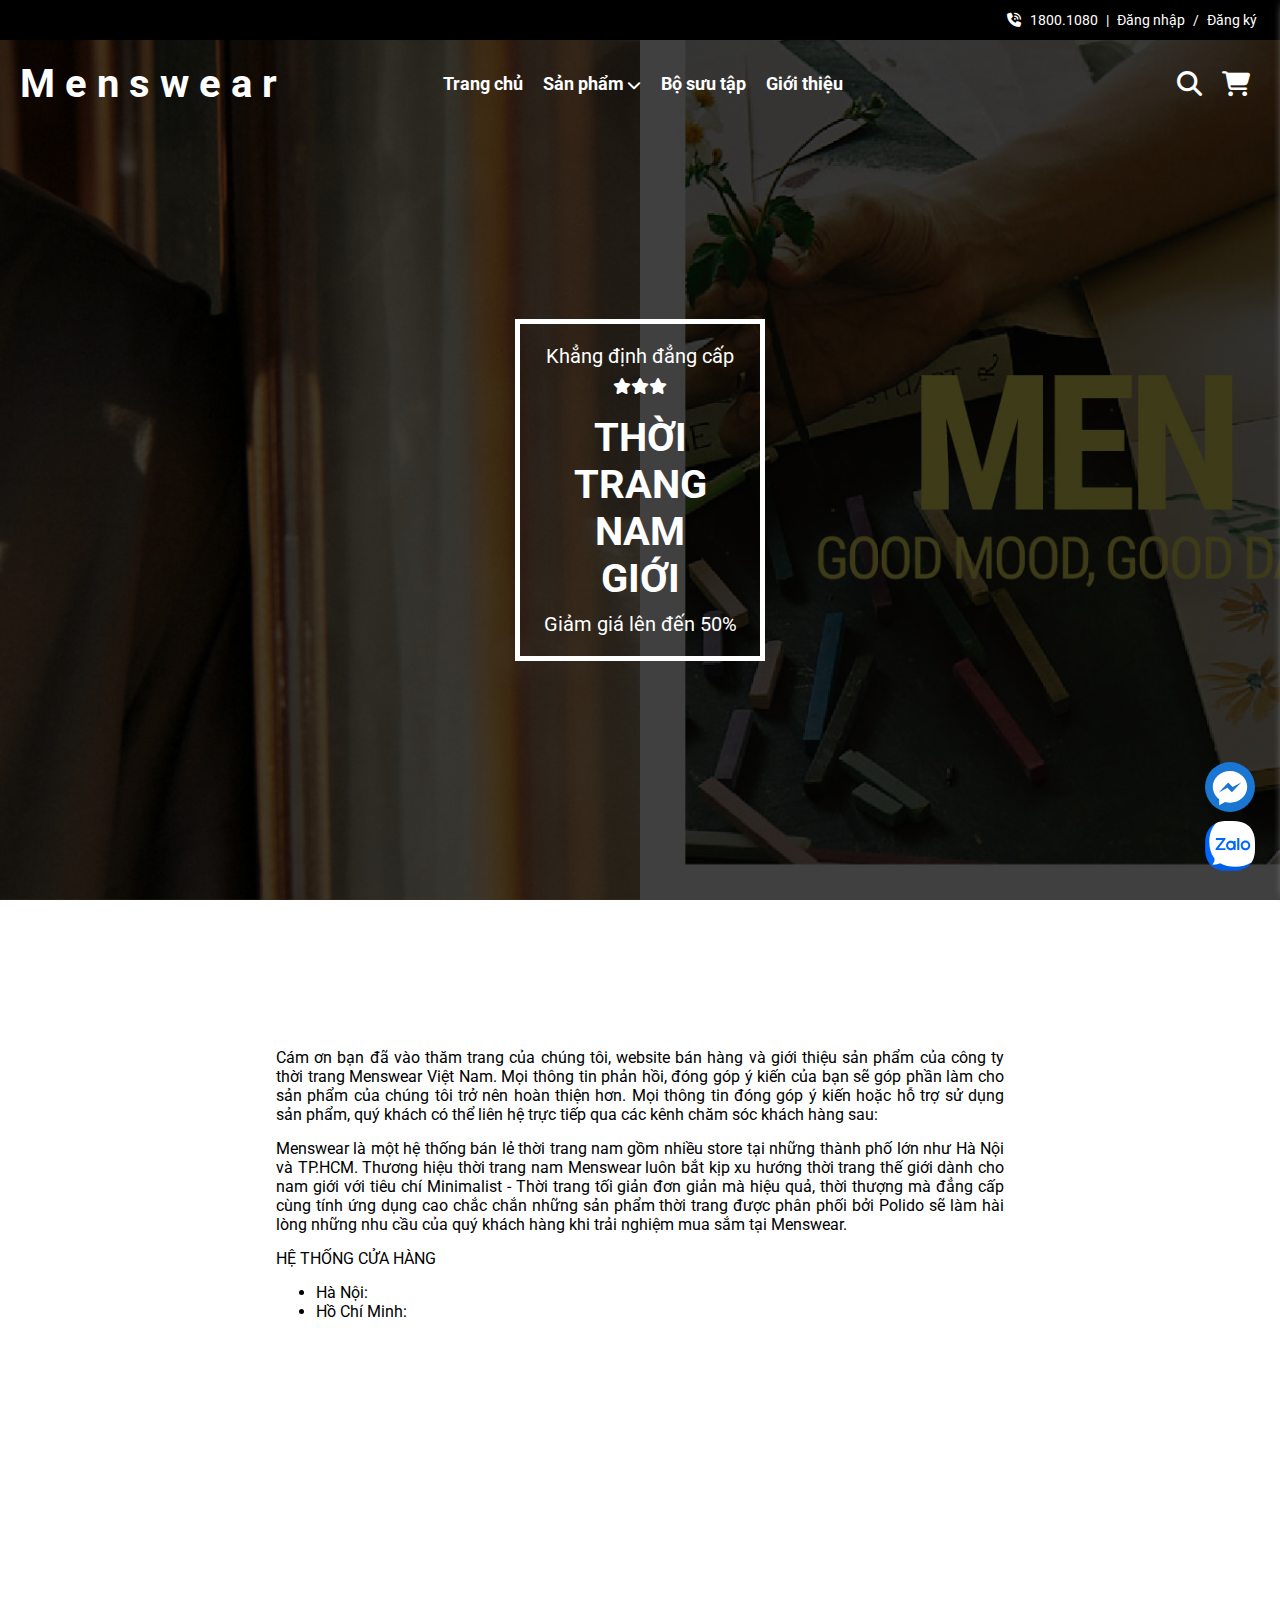
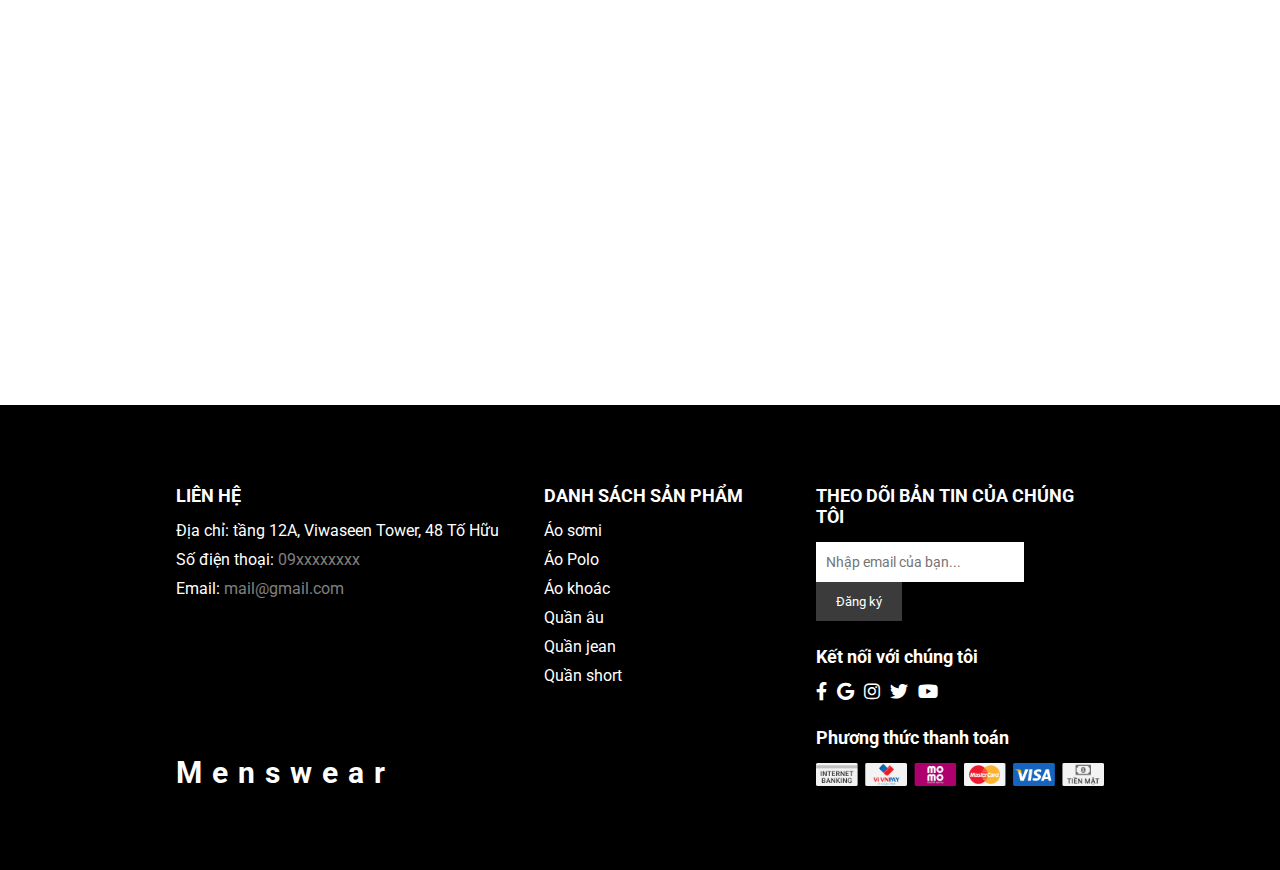
<file: introduction.html>
<!DOCTYPE html>
<html lang="en">
<head>
    <meta charset="UTF-8">
    <meta http-equiv="X-UA-Compatible" content="IE=edge">
    <meta name="viewport" content="width=device-width, initial-scale=1.0">
    <title>MenswearPJ</title>
    <link rel="icon" type="image/png" sizes="16x16"  href="./assets/images/favicon-16x16.png">
    <link rel="stylesheet" href="/assets/css/style.css">
    <link rel="stylesheet" href="https://unpkg.com/aos@next/dist/aos.css" />
    <link rel="stylesheet" href="/lib/fontawesome-6.4.0/css/all.min.css">
    <link rel="stylesheet" href="./assets/owlcarousel/assets/owl.carousel.min.css">
    <link rel="stylesheet" href="./assets/owlcarousel/assets/owl.theme.default.min.css">
</head>
<body>
    <div class="preload"></div>
    <header>
        <div class="header_top">
            <div class="container">
                <div class="header_top-items">
                    <ul>
                        <li>
                            <a href="tel:18001090">
                                <span>
                                    <i class="fa-solid fa-phone-volume"></i>
                                </span>
                                <span>
                                    1800.1080
                                </span> 
                            </a>
                            <span>|</span> 
                            <a href="" class="login">
                                <span>
                                    Đăng nhập
                                </span>
                            </a>
                            <span>/</span>
                            <a href="" class="register">
                                <span>
                                    Đăng ký
                                </span>
                            </a>
                        </li> 
                    </ul>
                </div>
            </div>           
        </div>  
        <div class="banner sticky">
            <div class="container">
                <div class="header_main">
                    <div class="hamburger">
                        <a href=""><i class="fa-solid fa-bars"></i></a>
                    </div>
                    <div class="header_main-logo">
                        <a href="./index.html">Menswear</a>
                    </div>
                    <div class="header_main-navbar">
                        <ul>
                            <li><a href="./index.html">Trang chủ</a></li>
                            <li class="dropmenu">
                                <a href="">Sản phẩm</a> <i class="fa-solid fa-chevron-down"></i>
                                <ul class="sub-menu">
                                    <li>
                                        <a href="./product.html">Áo sơ mi</a>
                                        <a href="./product.html">Áo Polo</a>
                                        <a href="./product.html">Áo khoác</a>
                                        <a href="./product.html">Quần âu</a>
                                        <a href="./product.html">Quần jean</a>
                                        <a href="./product.html">Quần short</a>
                                    </li>
                                </ul>
                            </li>
                            <li><a href="./collection.html">Bộ sưu tập</a></li>
                            <li><a href="./introduction.html">Giới thiệu</a></li>
                        </ul>
                    </div>
                    <div class="header_main-cart">
                        <ul>
                            <li>
                                <a href="" class="show-search-area"><i class="fa-solid fa-magnifying-glass"></i></a>
                            </li>
                            <li><a href=""><i class="fa-solid fa-cart-shopping"></i></a></li>
                        </ul>
                    </div>
                </div>
                <div class="slogan">
                    <p>Khẳng định đẳng cấp</p>
                    <i class="fa-solid fa-star"></i><i class="fa-solid fa-star"></i><i class="fa-solid fa-star"></i>
                    <h3>THỜI<br> TRANG<br> NAM<br> GIỚI</h3>
                    <p>Giảm giá lên đến 50%</p>
                </div>
            </div>
        </div>

<!--Search-Area-->
        <div class="searchTop-area">
            <div class="searchTop">
                <form action="" class="input-width-btn">
                    <input type="text" id="keyword" class="form-control" placeholder="Tìm kiếm...">
                    <button type="submit"><i class="fa-solid fa-magnifying-glass"></i></button>
                </form>
            </div>
        </div>
<!--Login-Area-->
        <div class="login-area">
            <h3>ĐĂNG NHẬP</h3>
        <form action="">
                <input type="text" placeholder="Nhập số điện thoại">
                <input type="password" placeholder="Nhập mật khẩu">
                <button type="submit">ĐĂNG NHẬP</button>
            </form>
            <p>Bạn chưa có tài khoản? <a href="" class="registerOnLog">Đăng ký</a></p>
            <span class="closeLog"><i class="fa-solid fa-xmark"></i></span>
        </div>

<!--Register-Area-->
        <div class="register-area">
            <h3>ĐĂNG KÝ TÀI KHOẢN</h3>
            <form action="">
                <input type="text" placeholder="Họ và tên">
                <input type="text" placeholder="Nhập số điện thoại">
                <input type="password" placeholder="Nhập mật khẩu">
                <button type="submit">ĐĂNG KÝ</button>
            </form>
            <p>Bạn chưa có tài khoản? <a href="" class="loginOnRegis">Đăng nhập</a></p>
            <span class="closeRegis"><i class="fa-solid fa-xmark"></i></span>
        </div>

<!--Menu-mobile-->
        <div class="menu-mobile-area">
            <div class="menu-mobile">
                <h3>Menu</h3>
                <ul>
                    <li><a href="./index.html">Trang chủ</a></li>
                    <li class="dropmenu-mobile">
                        <a href="" class="btn-dropmenu">Sản phẩm <i class="fa-solid fa-chevron-down icon-change"></i></a>
                        <ul class="sub-menu-mobile">
                            <li><a href="./product.html">Áo sơ mi</a></li>
                            <li><a href="./product.html">Áo Polo</a></li>
                            <li><a href="./product.html">Áo khoác</a></li>
                            <li><a href="./product.html">Quần âu</a></li>
                            <li><a href="./product.html">Quần jean</a></li>
                            <li><a href="./product.html">Quần short</a></li>
                        </ul>
                    </li>
                    <li><a href="./collection.html">Bộ sưu tập</a></li>
                    <li><a href="./introduction.html">Giới thiệu</a></li>
                    <li><a href="" class="login">
                        <i class="fa-solid fa-user"></i><span>
                            Đăng nhập
                        </span>
                    </a></li>
                    <li><a href="tel:18001080"><i class="fa-solid fa-phone"></i> 1800.1080</a></li>
                </ul>
                
            </div>
        </div>
    </header>
    <main>
        <div class="content">
            <div class="container">
                <h3 data-aos="fade-down" data-aos-duration="1000">GIỚI THIỆU</h3>
                <p>Cám ơn bạn đã vào thăm trang của chúng tôi, website bán hàng và giới thiệu sản phẩm của công ty thời trang Menswear Việt Nam. Mọi thông tin phản hồi, đóng góp ý kiến của bạn sẽ góp phần làm cho sản phẩm của chúng tôi trở nên hoàn thiện hơn. Mọi thông tin đóng góp ý kiến hoặc hỗ trợ sử dụng sản phẩm, quý khách có thể liên hệ trực tiếp qua các kênh chăm sóc khách hàng sau:</p>
                <p>Menswear là một hệ thống bán lẻ thời trang nam gồm nhiều store tại những thành phố lớn như Hà Nội và TP.HCM. Thương hiệu thời trang nam Menswear luôn bắt kịp xu hướng thời trang thế giới dành cho nam giới với tiêu chí Minimalist - Thời trang tối giản đơn giản mà hiệu quả, thời thượng mà đẳng cấp cùng tính ứng dụng cao chắc chắn những sản phẩm thời trang được phân phối bởi Polido sẽ làm hài lòng những nhu cầu của quý khách hàng khi trải nghiệm mua sắm tại Menswear.</p>
                <p>HỆ THỐNG CỬA HÀNG</p>
                <ul>
                    <li>Hà Nội:</li>
                    <li>Hồ Chí Minh:</li>
                </ul>
            </div>
        </div>
        <div class="map">
            <iframe src="https://www.google.com/maps/embed?pb=!1m18!1m12!1m3!1d3724.865815621443!2d105.79186327602635!3d20.998015288832434!2m3!1f0!2f0!3f0!3m2!1i1024!2i768!4f13.1!3m3!1m2!1s0x3135acba7ddb0f43%3A0xe7d7c05f85f830a!2zNDggUC4gVOG7kSBI4buvdSwgVHJ1bmcgVsSDbiwgVOG7qyBMacOqbSwgSMOgIE7hu5lpIDEwMDAwLCBWaWV0bmFt!5e0!3m2!1sen!2s!4v1683792724172!5m2!1sen!2s" width="800" height="600" style="border:0;" allowfullscreen="" loading="lazy" referrerpolicy="no-referrer-when-downgrade"></iframe>
        </div>
    </main>
    <footer>
        <div class="container">
            <div class="footer">
                <div class="col-1">
                    <div class="contact">
                        <h3>LIÊN HỆ</h3>
                        <p>Địa chỉ: tầng 12A, Viwaseen Tower, 48 Tố Hữu</p>
                        <p>Số điện thoại: <a href="tel:0945678432">09xxxxxxxx</a></p>
                        <p>Email: <a href="mailto:mail@gmail.com">mail@gmail.com</a></p>
                    </div>
                    <div class="footer_main-logo">
                        <a href="">Menswear</a>
                    </div>
                </div>
                <div class="col-2">
                    <h3>DANH SÁCH SẢN PHẨM</h3>
                    <ul>
                        <li><a href="">Áo sơmi</a></li>
                        <li><a href="">Áo Polo</a></li>
                        <li><a href="">Áo khoác</a></li>
                        <li><a href="">Quần âu</a></li>
                        <li><a href="">Quần jean</a></li>
                        <li><a href="">Quần short</a></li>
                    </ul>
                </div>
                <div class="col-3">
                    <div class="form-mail">
                        <h3>THEO DÕI BẢN TIN CỦA CHÚNG TÔI</h3>
                        <input type="text" placeholder="Nhập email của bạn..."><button>Đăng ký</button>
                    </div>
                    <div class="connect">
                        <h3>Kết nối với chúng tôi</h3>
                        <ul>
                            <li><a href=""><i class="fa-brands fa-facebook-f"></i></a></li>
                            <li><a href=""><i class="fa-brands fa-google"></i></a></li>
                            <li><a href=""><i class="fa-brands fa-instagram"></i></a></li>
                            <li><a href=""><i class="fa-brands fa-twitter"></i></a></li>
                            <li><a href=""><i class="fa-brands fa-youtube"></i></a></li>
                        </ul>
                    </div>
                    <div class="payment-methods">
                        <h3>Phương thức thanh toán</h3>
                        <img src="./assets/images/payment.png" alt="">
                    </div>
                </div>
            </div>
        </div>
        
    </footer>
    <div class="call-to-action-btns">
        <div class="back-top">
            <i class="fa-solid fa-chevron-up"></i>
        </div>
        <div class="messenger">
            <a href="https://www.facebook.com/messages/t/100008083723874/"><img src="./assets/images/facebook_mesenger.svg" alt=""></a>
        </div>
        <div class="zalo">
            <a href="https://id.zalo.me/account?continue=https%3A%2F%2Fchat.zalo.me%2F"><img src="./assets/images/Logo.svg" alt=""></a>
        </div>
    </div>
    <script src="/assets/js/main.js"></script>
    <script src="./assets/jquery-3.6.4.min.js"></script>
    <script src="./assets/owlcarousel/owl.carousel.min.js"></script>
    <script>
        $(document).ready(function(){
            $(".owl-one").owlCarousel(
                {
                loop:true,
                items:4,
                autoplay:true,
                autoplayTimeout: 5000,
                responsiveClass:true,
                autoplayHoverPause:true,
                smartSpeed:1000,
                responsive:{
                    360: {
                        items:1
                    },
                    768:{
                        items:2
                    },
                    1366:{
                        items:4
                    }
                }
            }); 
            $(".owl-two").owlCarousel(
                {
                loop:true,
                items:1,
                autoplay:true,
                autoplayTimeout: 10000,
                responsiveClass:true,
                autoplayHoverPause:true,
                smartSpeed:1000,
            });   
        });
        let preloader = document.querySelector(".preload");
        window.addEventListener("load",()=>{
            preloader.style.display = "none";
        })
    </script>
    <script src="https://unpkg.com/aos@next/dist/aos.js"></script>
    <script>
      AOS.init();
    </script>
</body>
</html>
</file>
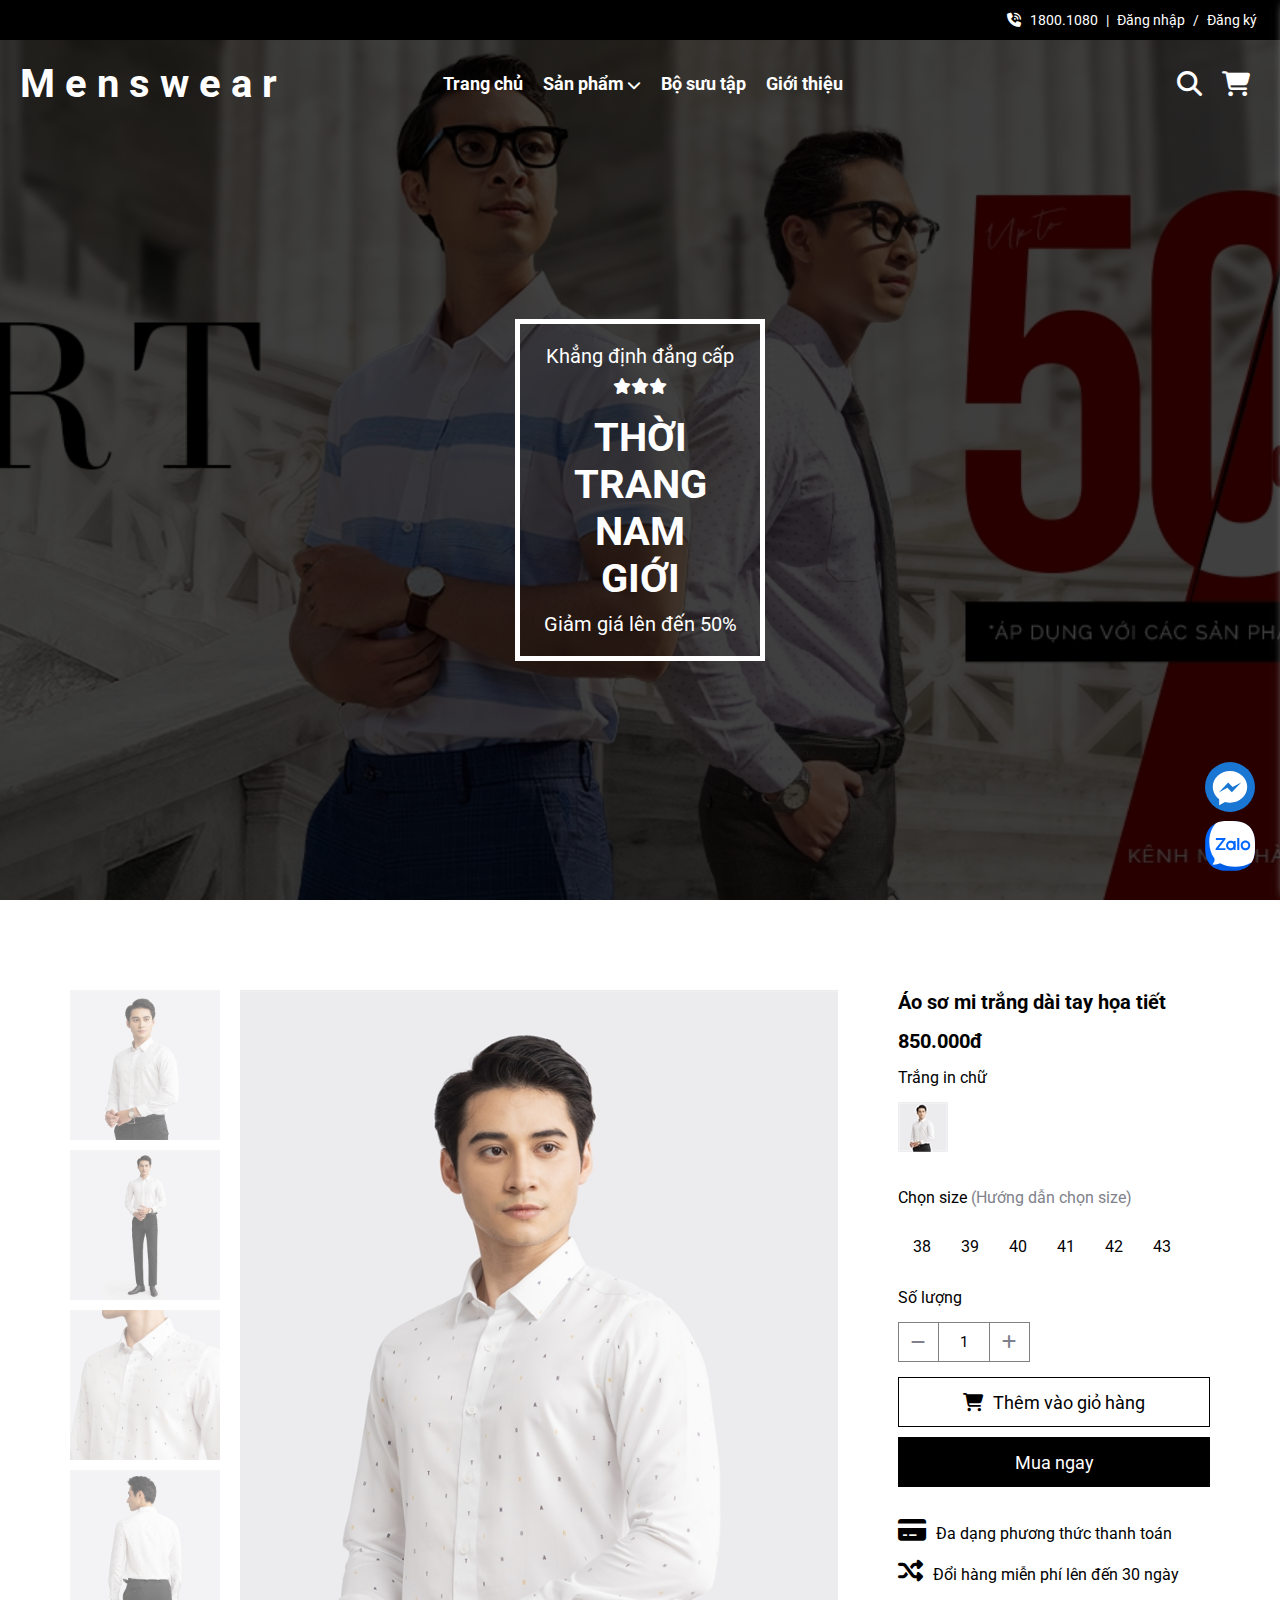
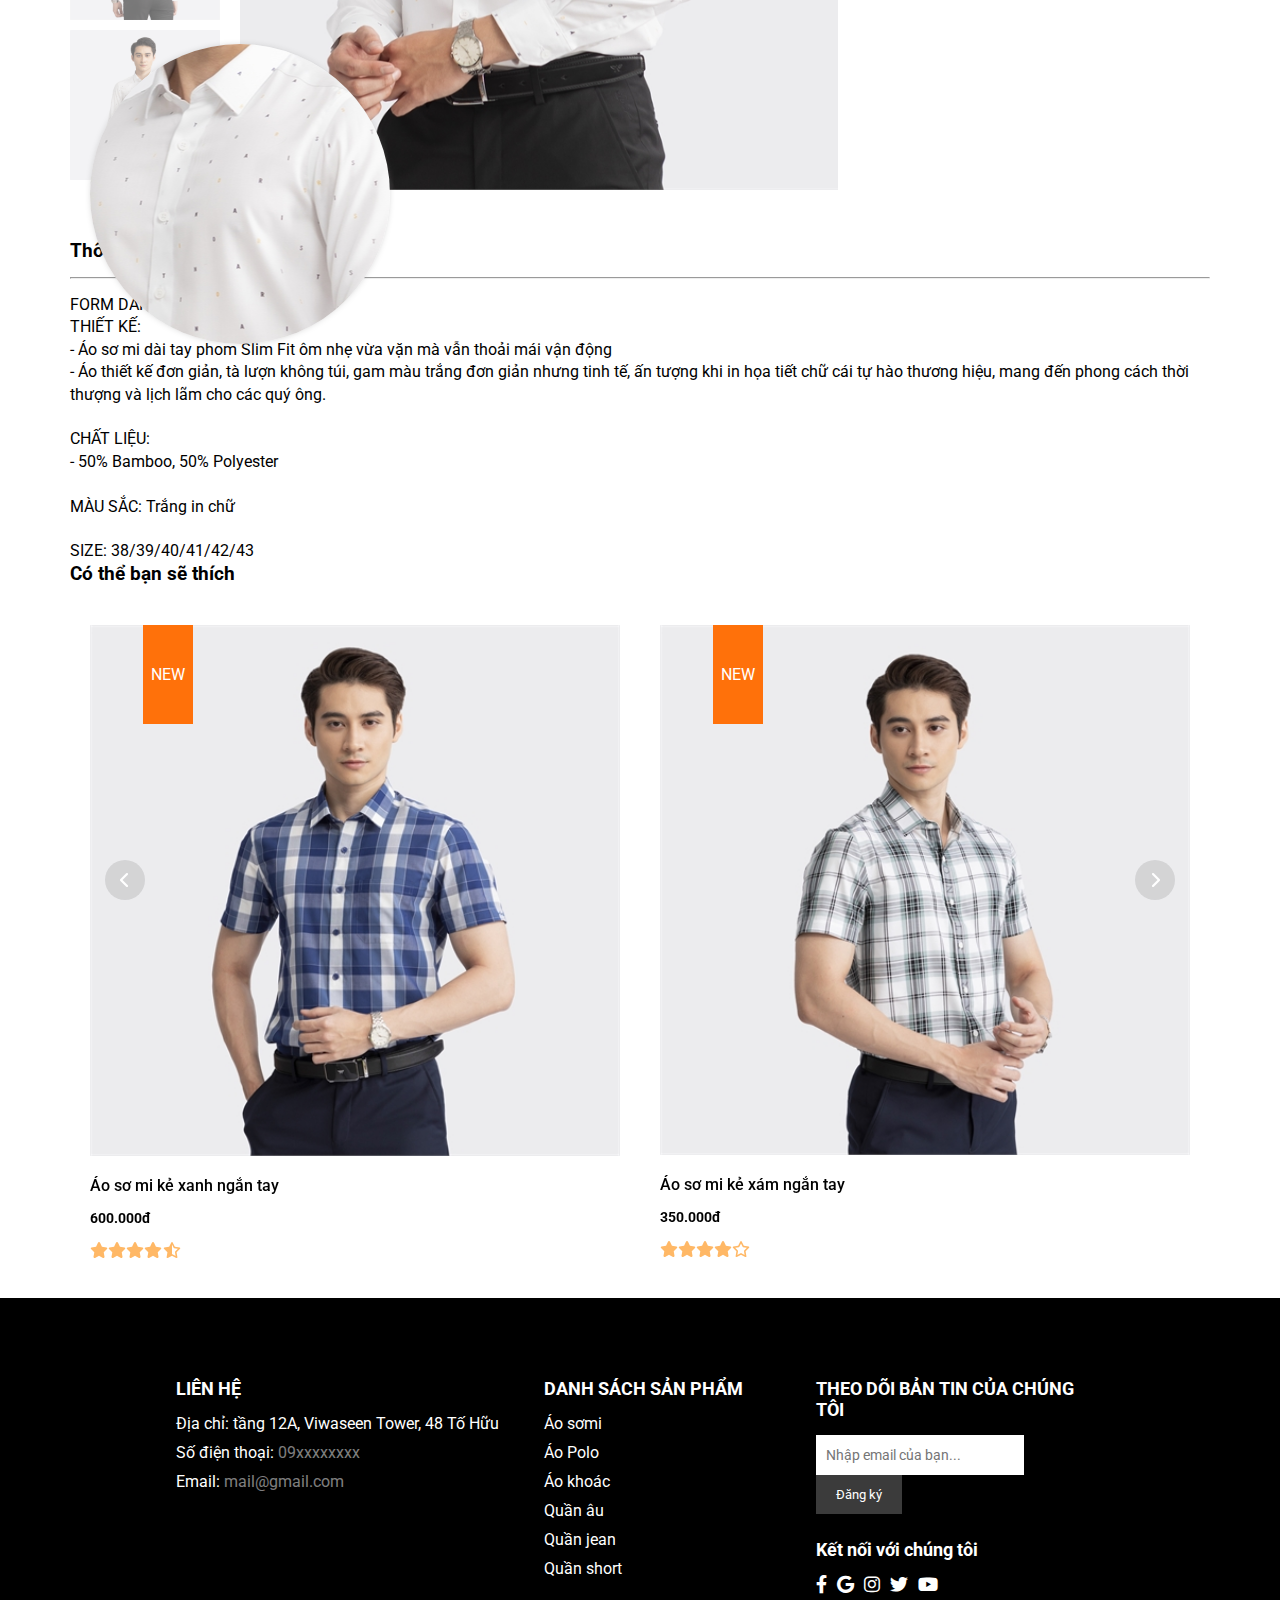
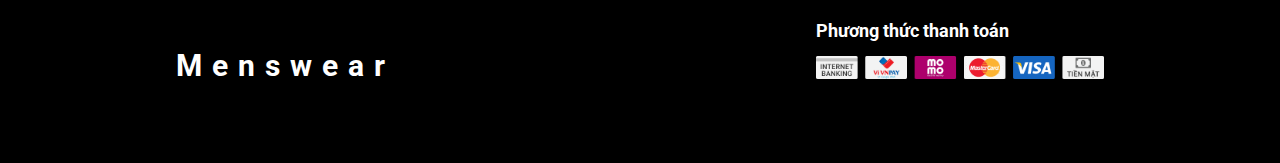
<file: product-detail.html>
<!DOCTYPE html>
<html lang="en">
<head>
    <meta charset="UTF-8">
    <meta http-equiv="X-UA-Compatible" content="IE=edge">
    <meta name="viewport" content="width=device-width, initial-scale=1.0">
    <title>MenswearPJ</title>
    <link rel="icon" type="image/png" sizes="16x16"  href="./assets/images/favicon-16x16.png">
    <link rel="stylesheet" href="/assets/css/style.css">
    <link rel="stylesheet" href="./lib/fontawesome-6.4.0/css/fontawesome.min.css">
    <link rel="stylesheet" href="/lib/fontawesome-6.4.0/css/all.min.css">
    <link rel="stylesheet" href="./assets/owlcarousel/assets/owl.carousel.min.css">
    <link rel="stylesheet" href="./assets/owlcarousel/assets/owl.theme.default.min.css">
</head>
<body>
    <div class="preload"></div>
    <header>
        <div class="header_top">
            <div class="container">
                <div class="header_top-items">
                    <ul>
                        <li>
                            <a href="tel:18001090">
                                <span>
                                    <i class="fa-solid fa-phone-volume"></i>
                                </span>
                                <span>
                                    1800.1080
                                </span> 
                            </a>
                            <span>|</span> 
                            <a href="" class="login">
                                <span>
                                    Đăng nhập
                                </span>
                            </a>
                            <span>/</span>
                            <a href="" class="register">
                                <span>
                                    Đăng ký
                                </span>
                            </a>
                        </li> 
                    </ul>
                </div>
            </div>           
        </div>  
        <div class="banner banner-product">
            <div class="container">
                <div class="header_main">
                    <div class="hamburger">
                        <a href=""><i class="fa-solid fa-bars"></i></a>
                    </div>
                    <div class="header_main-logo">
                        <a href="./index.html">Menswear</a>
                    </div>
                    <div class="header_main-navbar">
                        <ul>
                            <li><a href="./index.html">Trang chủ</a></li>
                            <li class="dropmenu">
                                <a href="">Sản phẩm</a> <i class="fa-solid fa-chevron-down"></i>
                                <ul class="sub-menu">
                                    <li>
                                        <a href="./product.html">Áo sơ mi</a>
                                        <a href="./product.html">Áo Polo</a>
                                        <a href="./product.html">Áo khoác</a>
                                        <a href="./product.html">Quần âu</a>
                                        <a href="./product.html">Quần jean</a>
                                        <a href="./product.html">Quần short</a>
                                    </li>
                                </ul>
                            </li>
                            <li><a href="./collection.html">Bộ sưu tập</a></li>
                            <li><a href="./introduction.html">Giới thiệu</a></li>
                        </ul>
                    </div>
                    <div class="header_main-cart">
                        <ul>
                            <li>
                                <a href="" class="show-search-area"><i class="fa-solid fa-magnifying-glass"></i></a>
                            </li>
                            <li><a href="./cart.html"><i class="fa-solid fa-cart-shopping"></i></a></li>
                        </ul>
                    </div>
                </div>
                <div class="slogan">
                    <p>Khẳng định đẳng cấp</p>
                    <i class="fa-solid fa-star"></i><i class="fa-solid fa-star"></i><i class="fa-solid fa-star"></i>
                    <h3>THỜI<br> TRANG<br> NAM<br> GIỚI</h3>
                    <p>Giảm giá lên đến 50%</p>
                </div>
            </div>
        </div>

<!--Search-Area-->
        <div class="searchTop-area">
            <div class="searchTop">
                <form action="" class="input-width-btn">
                    <input type="text" id="keyword" class="form-control" placeholder="Tìm kiếm...">
                    <button type="submit"><i class="fa-solid fa-magnifying-glass"></i></button>
                </form>
            </div>
        </div>
<!--Login-Area-->
        <div class="login-area">
            <h3>ĐĂNG NHẬP</h3>
        <form action="">
                <input type="text" placeholder="Nhập số điện thoại">
                <input type="password" placeholder="Nhập mật khẩu">
                <button type="submit">ĐĂNG NHẬP</button>
            </form>
            <p>Bạn chưa có tài khoản? <a href="" class="registerOnLog">Đăng ký</a></p>
            <span class="closeLog"><i class="fa-solid fa-xmark"></i></span>
        </div>

<!--Register-Area-->
        <div class="register-area">
            <h3>ĐĂNG KÝ TÀI KHOẢN</h3>
            <form action="">
                <input type="text" placeholder="Họ và tên">
                <input type="text" placeholder="Nhập số điện thoại">
                <input type="password" placeholder="Nhập mật khẩu">
                <button type="submit">ĐĂNG KÝ</button>
            </form>
            <p>Bạn chưa có tài khoản? <a href="" class="loginOnRegis">Đăng nhập</a></p>
            <span class="closeRegis"><i class="fa-solid fa-xmark"></i></span>
        </div>

<!--Menu-mobile-->
        <div class="menu-mobile-area">
            <div class="menu-mobile">
                <h3>Menu</h3>
                <ul>
                    <li><a href="./index.html">Trang chủ</a></li>
                    <li class="dropmenu-mobile">
                        <a href="" class="btn-dropmenu">Sản phẩm <i class="fa-solid fa-chevron-down icon-change"></i></a>
                        <ul class="sub-menu-mobile">
                            <li><a href="./product.html">Áo sơ mi</a></li>
                            <li><a href="./product.html">Áo Polo</a></li>
                            <li><a href="./product.html">Áo khoác</a></li>
                            <li><a href="./product.html">Quần âu</a></li>
                            <li><a href="./product.html">Quần jean</a></li>
                            <li><a href="./product.html">Quần short</a></li>
                        </ul>
                    </li>
                    <li><a href="./collection.html">Bộ sưu tập</a></li>
                    <li><a href="./introduction.html">Giới thiệu</a></li>
                    <li><a href="" class="login">
                        <i class="fa-solid fa-user"></i><span>
                            Đăng nhập
                        </span>
                    </a></li>
                    <li><a href="tel:18001080"><i class="fa-solid fa-phone"></i> 1800.1080</a></li>
                </ul>
                
            </div>
        </div>
    </header>
    <main>
        <section class="product-detail-1">
            <div class="container">
                <div class="info-area">
                    <div class="slide-image">
                        <div class="img-small">
                            <img src="./assets/images/NTC_2808x900x900x4.webp" alt="" onclick="myFunction(this)">
                            <img src="./assets/images/NTC_2801x900x900x4.webp" alt="" onclick="myFunction(this)">
                            <img src="./assets/images/NTC_2813x900x900x4.webp" alt="" onclick="myFunction(this)">
                            <img src="./assets/images/NTC_2815x900x900x4.webp" alt="" onclick="myFunction(this)">
                            <img src="./assets/images/NTC_2812x900x900x4.webp" alt="" onclick="myFunction(this)">
                        </div>
                        <div class="img-big">
                            <img src="./assets/images/NTC_2808x900x900x4.webp" alt="" class="imgBox">
                            <div class="magnifying"></div>
                            <div class="hide"></div>
                        </div>
                    </div>
                    <div class="info-product">
                        <h3>Áo sơ mi trắng dài tay họa tiết</h3>
                        <h3>850.000đ</h3>
                        <p>Trắng in chữ</p>
                        <img src="./assets/images/NTC_2808x50x50x4.webp" alt="">
                        <p>Chọn size <span>(Hướng dẫn chọn size)</span></p>
                        <ul>
                            <li>38</li>
                            <li>39</li>
                            <li>40</li>
                            <li>41</li>
                            <li>42</li>
                            <li>43</li>
                        </ul>
                        <p>Số lượng</p>
                        <div class="input-group">
                            <span class="reduce-btn"><i class="fa-solid fa-minus"></i></span><input id="amount" type="text" min="1" value="1"><span class="increase-btn"><i class="fa-solid fa-plus"></i></span>
                        </div>
                        <div class="button-area">
                            <a href="" class="add-cart"><i class="fa fa-cart-shopping"></i> Thêm vào giỏ hàng</a>
                            <a href="./cart.html" class="buy-now">Mua ngay</a>
                        </div>
                        <p><i class="fa fa-credit-card"></i>Đa dạng phương thức thanh toán</p>
                        <p><i class="fa fa-shuffle"></i>Đổi hàng miễn phí lên đến 30 ngày</p>
                    </div>
                </div>
            </div>
        </section>
        <section class="product-detail-2">
            <div class="container">
                <h3>Thông tin sản phẩm</h3>
                <hr>
                <p>FORM DÁNG: Slim fit<br>
                    THIẾT KẾ:<br>
                    - Áo sơ mi dài tay phom Slim Fit ôm nhẹ vừa vặn mà vẫn thoải mái vận động<br>
                    - Áo thiết kế đơn giản, tà lượn không túi, gam màu trắng đơn giản nhưng tinh tế, ấn tượng khi in họa tiết chữ cái tự hào thương hiệu, mang đến phong cách thời thượng và lịch lãm cho các quý ông.<br>
                    <br>
                    CHẤT LIỆU:<br>
                    - 50% Bamboo, 50% Polyester<br><br>
                    MÀU SẮC: Trắng in chữ<br><br>
                    SIZE: 38/39/40/41/42/43
                </p>
            </div>
        </section>
        <section class="product-detail-3">
            <div class="container">
                <div class="heading">
                    <h3>Có thể bạn sẽ thích</h3>
                </div>
                <div class="cards-carousel owl-one owl-carousel">
                    <div class="card">
                        <a href="./product-detail.html">
                            <img src="./assets/images/_TC_4982x500x500x4.webp" alt="">
                            <img src="./assets/images/_TC_4984x500x500x4.webp" alt="">
                        </a>
                        <h4 class="name-product">
                            <a href="./product-detail.html">Áo sơ mi kẻ xanh ngắn tay</a>
                        </h4>
                        <div class="price">
                            <h3 class="price-new">600.000đ</h3>
                        </div>
                        <div class="vote">
                            <i class="fa-solid fa-star"></i><i class="fa-solid fa-star"></i><i class="fa-solid fa-star"></i><i class="fa-solid fa-star"><i class="fa-regular fa-star-half-stroke"></i></i>
                        </div>
                        <div class="sale-off">
                            <span>NEW</span>
                        </div>
                    </div>
                    <div class="card">
                        <a href="./product-detail.html">
                            <img src="./assets/images/_TC_5015x500x500x4.webp" alt="">
                            <img src="./assets/images/_TC_5018x500x500x4.webp" alt="">
                        </a>
                        <h4 class="name-product">
                            <a href="./product-detail.html">Áo sơ mi kẻ xám ngắn tay</a>
                        </h4>
                        <div class="price">
                            <h3 class="price-new">350.000đ</h3>
                        </div>
                        <div class="vote">
                            <i class="fa-solid fa-star"></i><i class="fa-solid fa-star"></i><i class="fa-solid fa-star"></i><i class="fa-solid fa-star"></i><i class="fa-regular fa-star"></i></i>
                        </div>
                        <div class="sale-off">
                            <span>NEW</span>
                        </div>
                    </div>
                    <div class="card">
                        <a href="./product-detail.html">
                            <img src="./assets/images/NTC_0749x500x500x4.webp" alt="">
                            <img src="./assets/images/NTC_0750x500x500x4.webp" alt="">
                        </a>
                        <h4 class="name-product">
                            <a href="./product-detail.html">Áo sơ mi trắng ngắn tay</a>
                        </h4>
                        <div class="price">
                            <h3 class="price-new">550.000đ</h3>
                        </div>
                        <div class="vote">
                            <i class="fa-solid fa-star"></i><i class="fa-solid fa-star"></i><i class="fa-solid fa-star"></i><i class="fa-solid fa-star"></i><i class="fa-solid fa-star"></i>
                        </div>
                        <div class="sale-off">
                            <span>NEW</span>
                        </div>
                    </div>
                    <div class="card">
                        <a href="./product-detail.html">
                            <img src="./assets/images/NTC_7451x500x500x4.webp" alt="">
                            <img src="./assets/images/NTC_7454x500x500x4.webp" alt="">
                        </a>
                        <h4 class="name-product">
                            <a href="./product-detail.html">Áo sơ mi xanh ngắn tay</a>
                        </h4>
                        <div class="price">
                            <h3 class="price-new">600.000đ</h3>
                        </div>
                        <div class="vote">
                            <i class="fa-solid fa-star"></i><i class="fa-solid fa-star"></i><i class="fa-solid fa-star"></i><i class="fa-solid fa-star"></i><i class="fa-solid fa-star"></i>
                        </div>
                        <div class="sale-off">
                            <span>NEW</span>
                        </div>
                    </div>
                    <div class="card">
                        <a href="./product-detail.html">
                            <img src="./assets/images/_TC_2514x500x500x4.webp" alt="">
                            <img src="./assets/images/_TC_2516x500x500x4.webp" alt="">
                        </a>
                        <h4 class="name-product">
                            <a href="./product-detail.html">Áo sơ mi họa tiết ngắn tay</a>
                        </h4>
                        <div class="price">
                            <h3 class="price-new">500.000đ</h3>
                        </div>
                        <div class="vote">
                            <i class="fa-solid fa-star"></i><i class="fa-solid fa-star"></i><i class="fa-solid fa-star"></i><i class="fa-solid fa-star"></i><i class="fa-solid fa-star"></i>
                        </div>
                        <div class="sale-off">
                            <span>NEW</span>
                        </div>
                    </div>
                    <div class="card">
                        <a href="./product-detail.html">
                            <img src="./assets/images/_TC_9431x500x500x4.webp" alt="">
                            <img src="./assets/images/_TC_9181x500x500x4.webp" alt="">
                        </a>
                        <h4 class="name-product">
                            <a href="./product-detail.html">Áo thun có cổ ngắn tay</a>
                        </h4>
                        <div class="price">
                            <h3 class="price-new">450.000đ</h3>
                        </div>
                        <div class="vote">
                            <i class="fa-solid fa-star"></i><i class="fa-solid fa-star"></i><i class="fa-solid fa-star"></i><i class="fa-solid fa-star"></i><i class="fa-solid fa-star"></i>
                        </div>
                        <div class="sale-off">
                            <span>NEW</span>
                        </div>
                    </div>
                </div>
            </div>
        </section>
    </main>
    <footer>
        <div class="container">
            <div class="footer">
                <div class="col-1">
                    <div class="contact">
                        <h3>LIÊN HỆ</h3>
                        <p>Địa chỉ: tầng 12A, Viwaseen Tower, 48 Tố Hữu</p>
                        <p>Số điện thoại: <a href="tel:0945678432">09xxxxxxxx</a></p>
                        <p>Email: <a href="mailto:mail@gmail.com">mail@gmail.com</a></p>
                    </div>
                    <div class="footer_main-logo">
                        <a href="./index.html">Menswear</a>
                    </div>
                </div>
                <div class="col-2">
                    <h3>DANH SÁCH SẢN PHẨM</h3>
                    <ul>
                        <li><a href="./product.html">Áo sơmi</a></li>
                        <li><a href="./product.html">Áo Polo</a></li>
                        <li><a href="./product.html">Áo khoác</a></li>
                        <li><a href="./product.html">Quần âu</a></li>
                        <li><a href="./product.html">Quần jean</a></li>
                        <li><a href="./product.html">Quần short</a></li>
                    </ul>
                </div>
                <div class="col-3">
                    <div class="form-mail">
                        <h3>THEO DÕI BẢN TIN CỦA CHÚNG TÔI</h3>
                        <input type="text" placeholder="Nhập email của bạn..."><button>Đăng ký</button>
                    </div>
                    <div class="connect">
                        <h3>Kết nối với chúng tôi</h3>
                        <ul>
                            <li><a href="#"><i class="fa-brands fa-facebook-f"></i></a></li>
                            <li><a href="#"><i class="fa-brands fa-google"></i></a></li>
                            <li><a href="#"><i class="fa-brands fa-instagram"></i></a></li>
                            <li><a href="#"><i class="fa-brands fa-twitter"></i></a></li>
                            <li><a href="#"><i class="fa-brands fa-youtube"></i></a></li>
                        </ul>
                    </div>
                    <div class="payment-methods">
                        <h3>Phương thức thanh toán</h3>
                        <img src="./assets/images/payment.png" alt="">
                    </div>
                </div>
            </div>
        </div>
       
    </footer>
    <div class="call-to-action-btns">
        <div class="back-top">
            <i class="fa-solid fa-chevron-up"></i>
        </div>
        <div class="messenger">
            <a href="https://www.facebook.com/messages/t/100008083723874/"><img src="./assets/images/facebook_mesenger.svg" alt=""></a>
        </div>
        <div class="zalo">
            <a href="https://id.zalo.me/account?continue=https%3A%2F%2Fchat.zalo.me%2F"><img src="./assets/images/Logo.svg" alt=""></a>
        </div>
    </div>
    <script src="/assets/js/main.js"></script>
    <script src="./assets/js/productDetail.js"></script>
    <script src="./assets/jquery-3.6.4.min.js"></script>
    <script src="./assets/owlcarousel/owl.carousel.min.js"></script>
    <script>
        function myFunction(smallImg){
            let fullImg = document.querySelector(".imgBox");
            fullImg.src = smallImg.src;
        }
        let preloader = document.querySelector(".preload");
        window.addEventListener("load",()=>{
            preloader.style.display = "none";
        })
        $(document).ready(function(){
            $(".owl-one").owlCarousel(
                {
                loop:true,
                items:3,
                autoplay:true,
                autoplayTimeout: 5000,
                responsiveClass:true,
                autoplayHoverPause:true,
                smartSpeed:1000,
                responsive:{
                    360: {
                        items:1
                    },
                    768:{
                        items:2
                    },
                    1366:{
                        items:3
                    }
                }
            });   
        });
    </script>
</body>
</html>
</file>
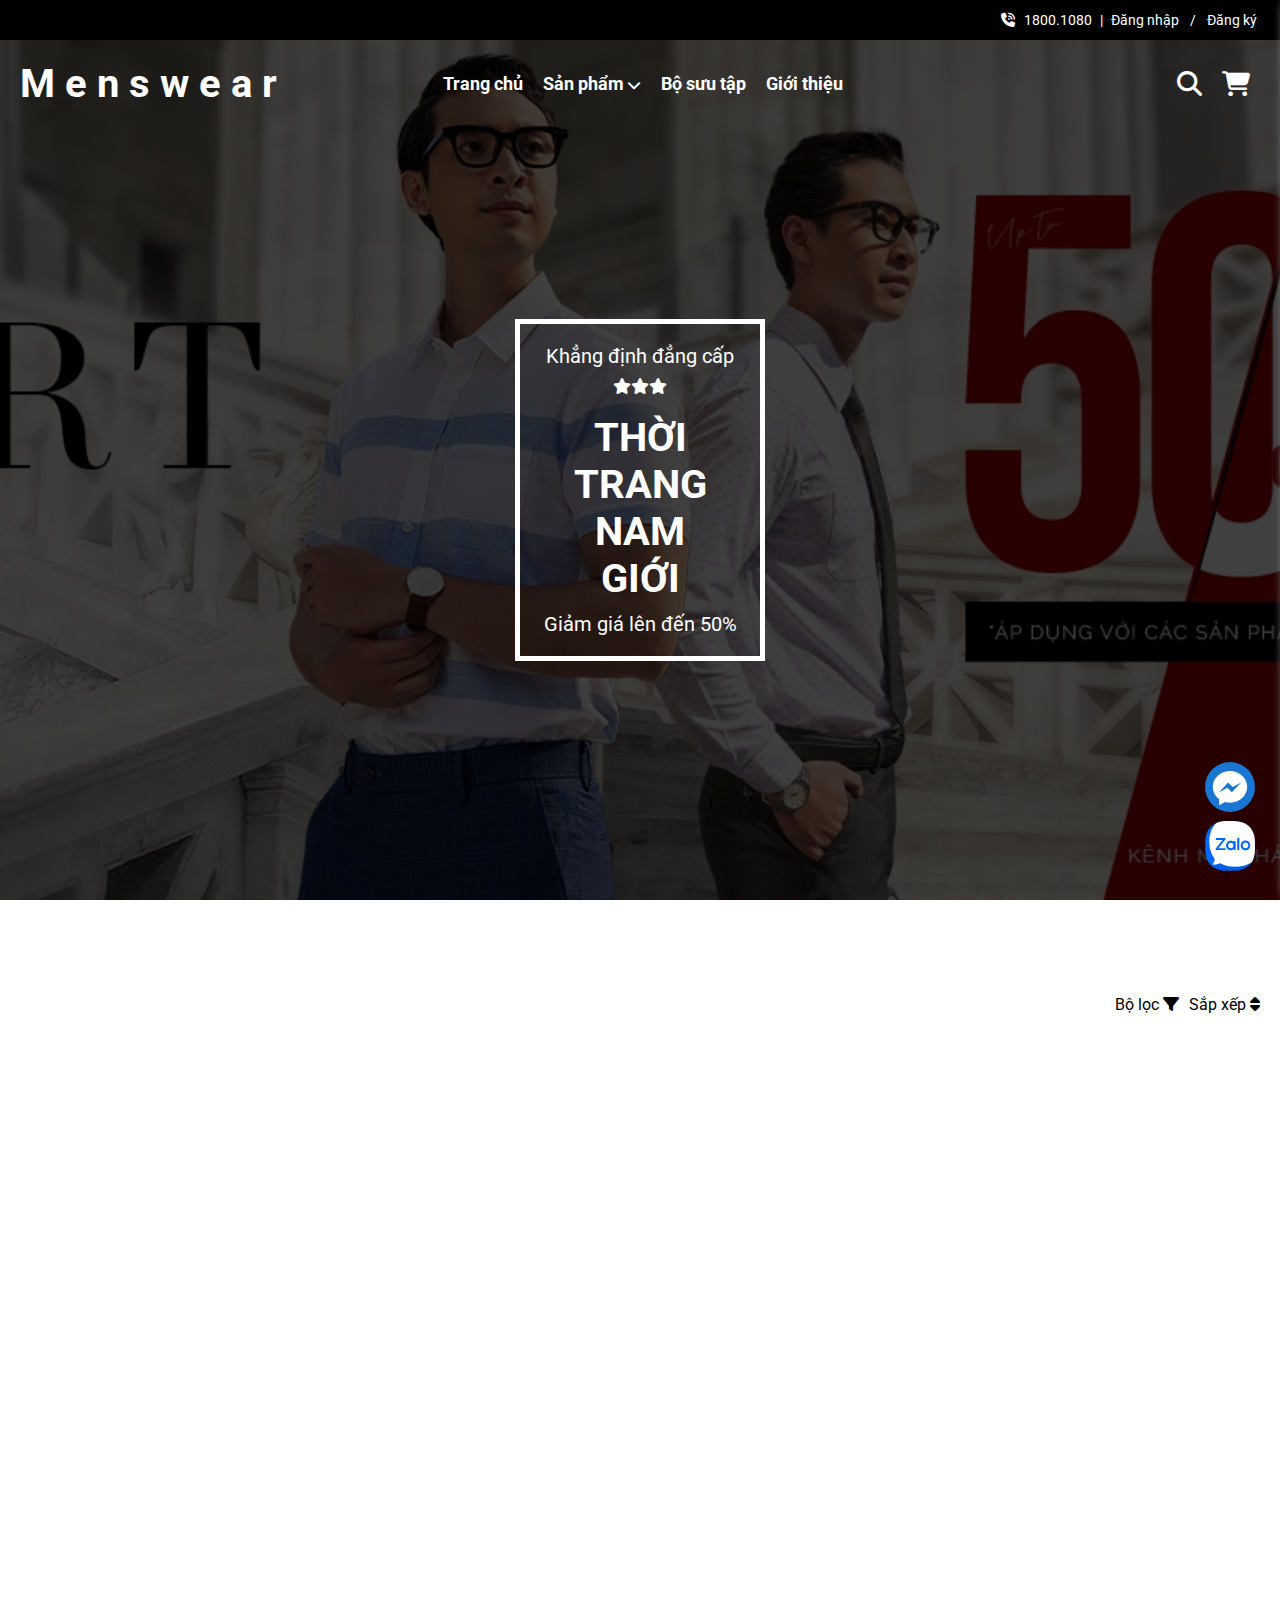
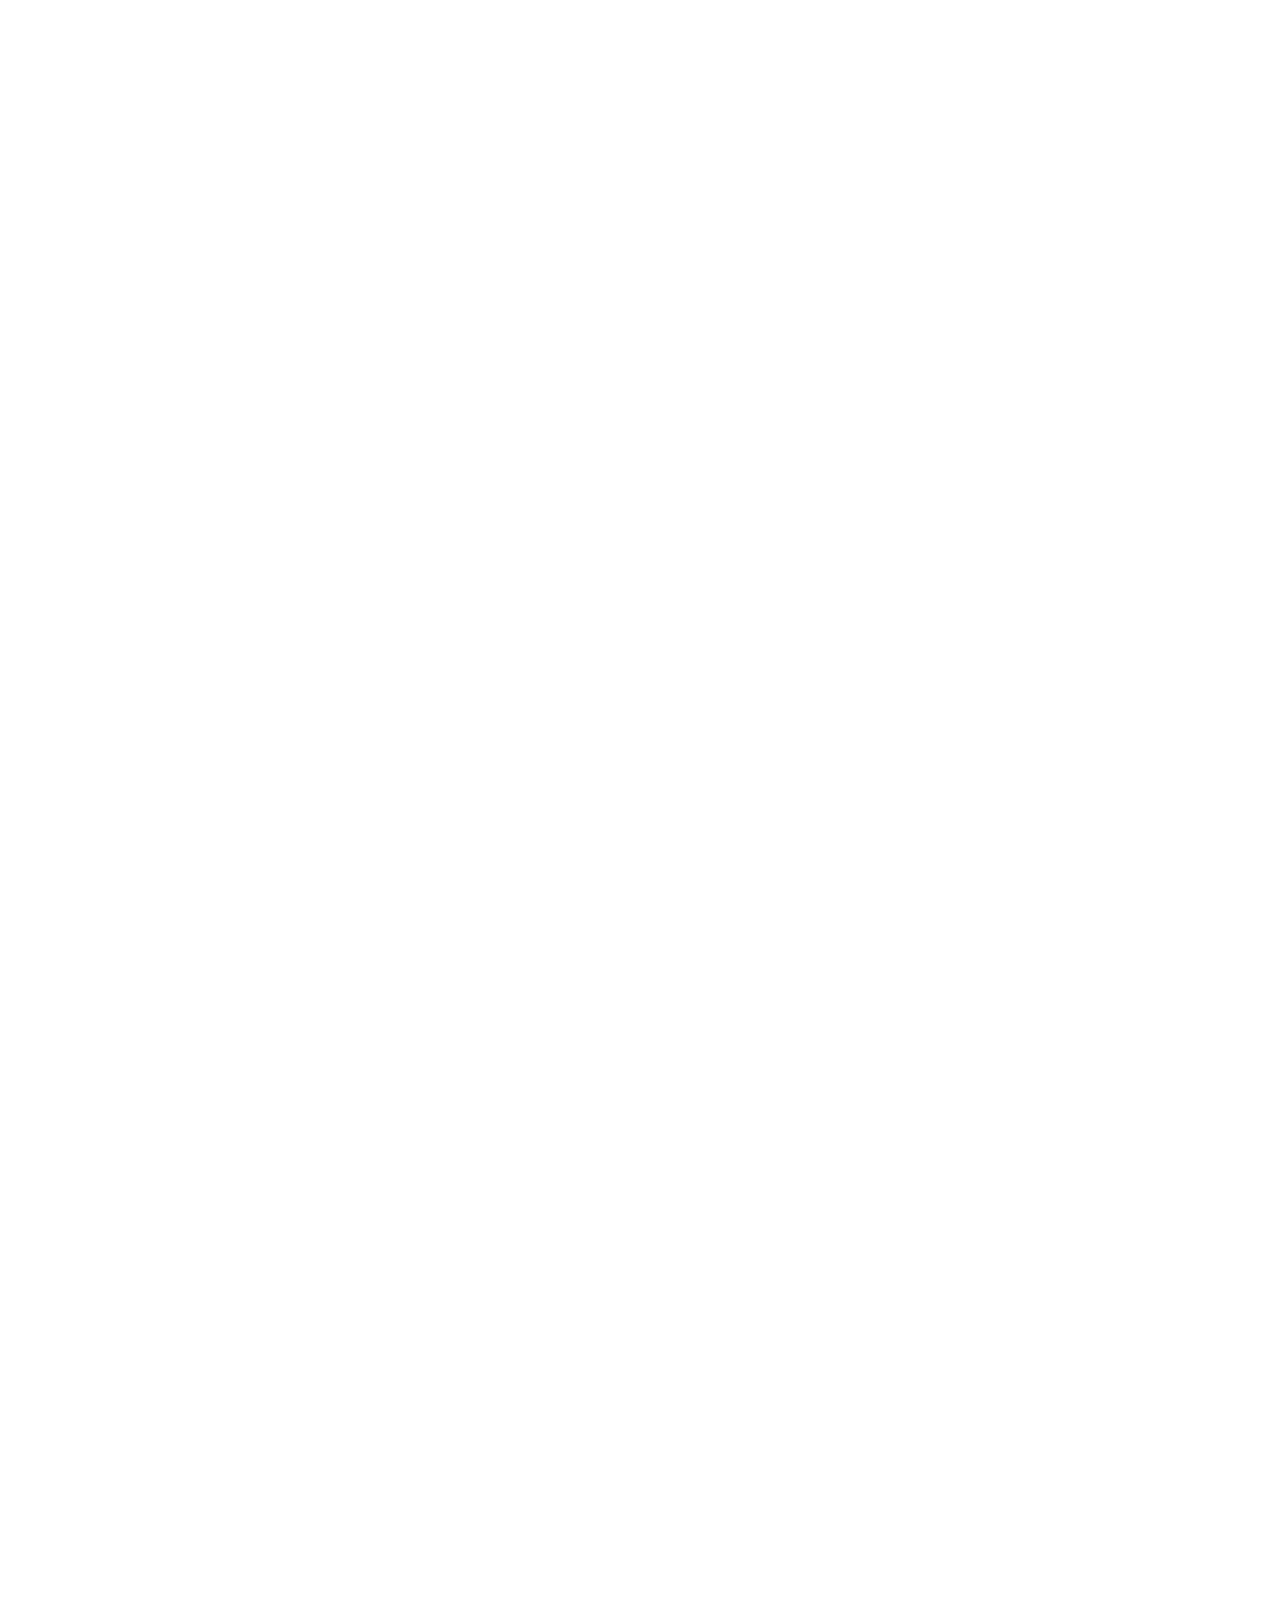
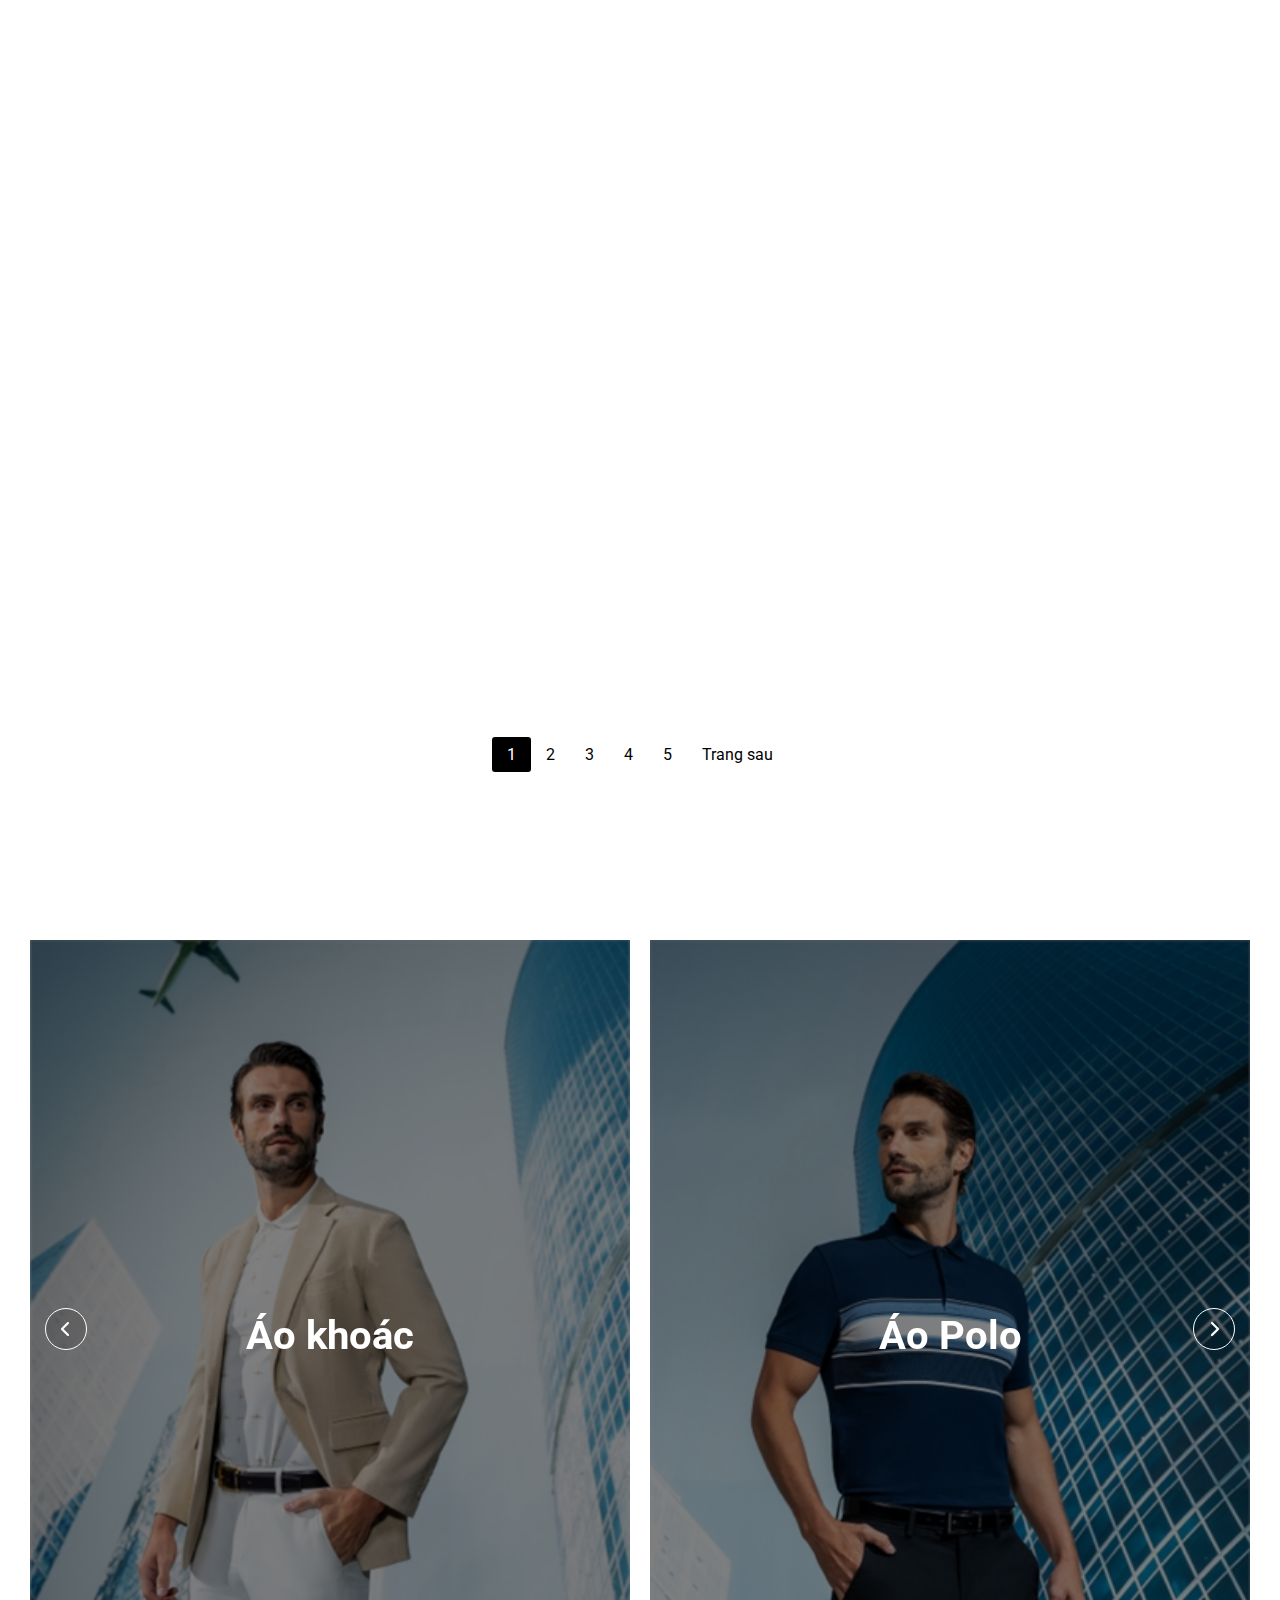
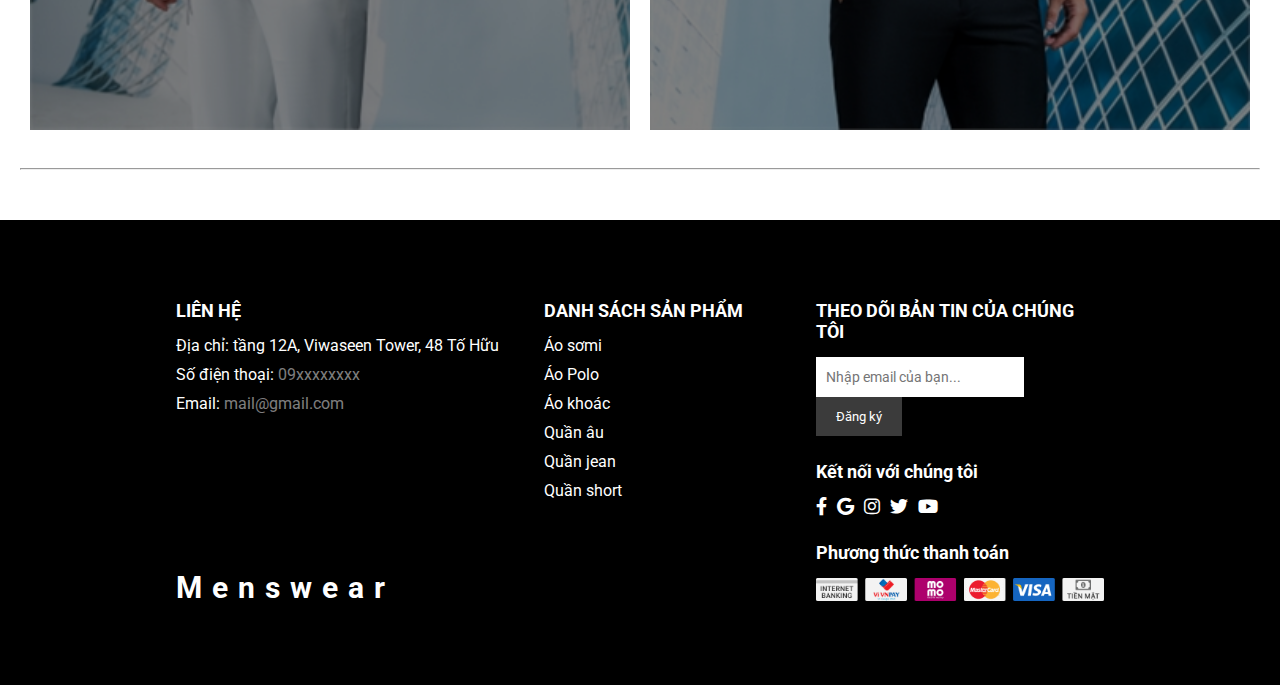
<file: product.html>
<!DOCTYPE html>
<html lang="en">
<head>
    <meta charset="UTF-8">
    <meta http-equiv="X-UA-Compatible" content="IE=edge">
    <meta name="viewport" content="width=device-width, initial-scale=1.0">
    <title>MenswearPJ</title>
    <link rel="icon" type="image/png" sizes="16x16"  href="./assets/images/favicon-16x16.png">
    <link rel="stylesheet" href="/assets/css/style.css">
    <link rel="stylesheet" href="https://unpkg.com/aos@next/dist/aos.css" />
    <link rel="stylesheet" href="./lib/fontawesome-6.4.0/css/fontawesome.min.css">
    <link rel="stylesheet" href="/lib/fontawesome-6.4.0/css/all.min.css">
    <link rel="stylesheet" href="./assets/owlcarousel/assets/owl.carousel.min.css">
    <link rel="stylesheet" href="./assets/owlcarousel/assets/owl.theme.default.min.css">
</head>
<body>
    <div class="preload"></div>
    <header>
        <div class="header_top">
            <div class="container">
                <div class="header_top-items">
                    <ul>
                        <li>
                            <a href="tel:18001090">
                                <span>
                                    <i class="fa-solid fa-phone-volume"></i>
                                </span>
                                <span>
                                    1800.1080
                                </span> 
                            </a>
                            <span>|</span> 
                            <div class="log-regis-area">
                                <a href="" class="login">
                                    <span>
                                        Đăng nhập
                                    </span>
                                </a>
                                <span>/</span>
                                <a href="" class="register">
                                    <span>
                                        Đăng ký
                                    </span>
                                </a>
                            </div>
                            <div class="hi-customer">
                                Xin chào,<span class="name-customer"></span>
                                <span>|</span>
                                <a href="">Đăng xuất</a>
                            </div>
                        </li> 
                    </ul>
                </div>
            </div>           
        </div>  
        <div class="banner banner-product">
            <div class="container">
                <div class="header_main">
                    <div class="hamburger">
                        <a href=""><i class="fa-solid fa-bars"></i></a>
                    </div>
                    <div class="header_main-logo">
                        <a href="./index.html">Menswear</a>
                    </div>
                    <div class="header_main-navbar">
                        <ul>
                            <li><a href="./index.html">Trang chủ</a></li>
                            <li class="dropmenu">
                                <a href="">Sản phẩm</a> <i class="fa-solid fa-chevron-down"></i>
                                <ul class="sub-menu">
                                    <li>
                                        <a href="./product.html">Áo sơ mi</a>
                                        <a href="./product.html">Áo Polo</a>
                                        <a href="./product.html">Áo khoác</a>
                                        <a href="./product.html">Quần âu</a>
                                        <a href="./product.html">Quần jean</a>
                                        <a href="./product.html">Quần short</a>
                                    </li>
                                </ul>
                            </li>
                            <li><a href="./collection.html">Bộ sưu tập</a></li>
                            <li><a href="./introduction.html">Giới thiệu</a></li>
                        </ul>
                    </div>
                    <div class="header_main-cart">
                        <ul>
                            <li>
                                <a href="" class="show-search-area"><i class="fa-solid fa-magnifying-glass"></i></a>
                            </li>
                            <li><a href="./cart.html"><i class="fa-solid fa-cart-shopping"></i></a></li>
                        </ul>
                    </div>
                </div>
                <div class="slogan">
                    <p>Khẳng định đẳng cấp</p>
                    <i class="fa-solid fa-star"></i><i class="fa-solid fa-star"></i><i class="fa-solid fa-star"></i>
                    <h3>THỜI<br> TRANG<br> NAM<br> GIỚI</h3>
                    <p>Giảm giá lên đến 50%</p>
                </div>
            </div>
        </div>

<!--Search-Area-->
        <div class="searchTop-area">
            <div class="searchTop">
                <form action="" class="input-width-btn">
                    <input type="text" id="keyword" class="form-control" placeholder="Tìm kiếm...">
                    <button type="submit"><i class="fa-solid fa-magnifying-glass"></i></button>
                </form>
            </div>
        </div>
<!--Login-Area-->
        <div class="login-area">
            <h3>ĐĂNG NHẬP</h3>
            <form action="">
                <input type="text" placeholder="Nhập tên đăng nhập" class="input-log-username">
                <div class="pass-area">
                    <input type="password" placeholder="Nhập mật khẩu" class="input-log-pass"><i class="fa-regular fa-eye-slash pw-hide"></i>
                </div> 
                <button type="submit" class="btn-login">ĐĂNG NHẬP</button>
            </form>
            <p>Bạn chưa có tài khoản? <a href="" class="registerOnLog">Đăng ký</a></p>
            <span class="closeLog"><i class="fa-solid fa-xmark"></i></span>
        </div>

<!--Register-Area-->
        <div class="register-area">
            <h3>ĐĂNG KÝ TÀI KHOẢN</h3>
            <form action="">
                <input type="text" placeholder="Họ và tên" class="input-regis-name">
                <input type="text" placeholder="Nhập tên đăng nhập" class="input-regis-username">
                <div class="pass-area">
                    <input type="password" placeholder="Nhập mật khẩu" class="input-regis-pass"><i class="fa-regular fa-eye-slash pw-hide"></i>
                </div>               
                <button type="submit" class="btn-register">ĐĂNG KÝ</button>
            </form>
            <p>Bạn chưa có tài khoản? <a href="" class="loginOnRegis">Đăng nhập</a></p>
            <span class="closeRegis"><i class="fa-solid fa-xmark"></i></span>
        </div>

<!--Menu-mobile-->
        <div class="menu-mobile-area">
            <div class="menu-mobile">
                <h3>Menu</h3>
                <ul>
                    <li><a href="./index.html">Trang chủ</a></li>
                    <li class="dropmenu-mobile">
                        <a href="" class="btn-dropmenu">Sản phẩm <i class="fa-solid fa-chevron-down icon-change"></i></a>
                        <ul class="sub-menu-mobile">
                            <li><a href="./product.html">Áo sơ mi</a></li>
                            <li><a href="./product.html">Áo Polo</a></li>
                            <li><a href="./product.html">Áo khoác</a></li>
                            <li><a href="./product.html">Quần âu</a></li>
                            <li><a href="./product.html">Quần jean</a></li>
                            <li><a href="./product.html">Quần short</a></li>
                        </ul>
                    </li>
                    <li><a href="./collection.html">Bộ sưu tập</a></li>
                    <li><a href="./introduction.html">Giới thiệu</a></li>
                    <li><a href="" class="login">
                        <i class="fa-solid fa-user"></i><span>
                            Đăng nhập
                        </span>
                    </a></li>
                    <li><a href="tel:18001080"><i class="fa-solid fa-phone"></i> 1800.1080</a></li>
                </ul>
                
            </div>
        </div>
    </header>
    <main>
        <section class="product-1">
            <div class="container">
                <div class="heading-group">
                    <div class="heading" data-aos="fade-down" data-aos-duration="1000">
                        <h3>ÁO SƠ MI</h3>
                    </div>
                    <div class="filter-sort">
                        <div class="filter">
                            Bộ lọc <i class="fa fa-filter"></i>
                        </div>
                        <div class="sort">
                            Sắp xếp <i class="fa fa-sort"></i>   
                        </div>
                        <div class="sub-sort">
                            <ul>
                                <li><a href="">Best sale</a></li>
                                <li><a href="">Sản phẩm mới</a></li>
                                <li><a href="">Giá giảm dần</a></li>
                                <li><a href="">Giá tăng dần</a></li>
                            </ul>
                        </div>
                    </div>
                </div>
                <div class="list-product">
                    <!-- Áo sơmi -->
                    <div class="card" data-aos="flip-right" data-aos-duration="1000">
                        <a href="./product-detail.html">
                            <img src="./assets/images/_TC_4982x500x500x4.webp" alt="">
                            <img src="./assets/images/_TC_4984x500x500x4.webp" alt="">
                        </a>
                        <h4 class="name-product">
                            <a href="./product-detail.html">Áo sơ mi kẻ xanh ngắn tay</a>
                        </h4>
                        <div class="price">
                            <h3 class="price-new">600.000đ</h3>
                            <h3 class="price-old">750.000đ</h3>
                        </div>
                        <div class="vote">
                            <i class="fa-solid fa-star"></i><i class="fa-solid fa-star"></i><i class="fa-solid fa-star"></i><i class="fa-solid fa-star"><i class="fa-regular fa-star-half-stroke"></i></i>
                        </div>
                        <div class="sale-off">
                            <span>20%</span>
                        </div>
                    </div>
                    <div class="card" data-aos="flip-right" data-aos-duration="1000">
                        <a href="./product-detail.html">
                            <img src="./assets/images/_TC_2514x500x500x4.webp" alt="">
                            <img src="./assets/images/_TC_2516x500x500x4.webp" alt="">
                        </a>
                        <h4 class="name-product">
                            <a href="./product-detail.html">Áo sơ mi họa tiết ngắn tay</a>
                        </h4>
                        <div class="price">
                            <h3 class="price-new">350.000đ</h3>
                            <h3 class="price-old">500.000đ</h3>
                        </div>
                        <div class="vote">
                            <i class="fa-solid fa-star"></i><i class="fa-solid fa-star"></i><i class="fa-solid fa-star"></i><i class="fa-solid fa-star"><i class="fa-solid fa-star"></i></i>
                        </div>
                        <div class="sale-off">
                            <span>15%</span>
                        </div>
                    </div>
                    <div class="card" data-aos="flip-right" data-aos-duration="1000">
                        <a href="./product-detail.html">
                            <img src="./assets/images/_TC_5015x500x500x4.webp" alt="">
                            <img src="./assets/images/_TC_5018x500x500x4.webp" alt="">
                        </a>
                        <h4 class="name-product">
                            <a href="./product-detail.html">Áo sơ mi kẻ ngắn tay</a>
                        </h4>
                        <div class="price">
                            <h3 class="price-new">400.000đ</h3>
                            <h3 class="price-old">550.000đ</h3>
                        </div>
                        <div class="vote">
                            <i class="fa-solid fa-star"></i><i class="fa-solid fa-star"></i><i class="fa-solid fa-star"></i><i class="fa-solid fa-star"><i class="fa-regular fa-star-half-stroke"></i></i>
                        </div>
                        <div class="sale-off">
                            <span>10%</span>
                        </div>
                    </div>
                    <div class="card" data-aos="flip-right" data-aos-duration="1000">
                        <a href="./product-detail.html">
                            <img src="./assets/images/NTC_0749x500x500x4.webp" alt="">
                            <img src="./assets/images/NTC_0750x500x500x4.webp" alt="">
                        </a>
                        <h4 class="name-product">
                            <a href="./product-detail.html">Áo sơ mi trắng ngắn tay</a>
                        </h4>
                        <div class="price">
                            <h3 class="price-new">450.000đ</h3>
                            <h3 class="price-old">700.000đ</h3>
                        </div>
                        <div class="vote">
                            <i class="fa-solid fa-star"></i><i class="fa-solid fa-star"></i><i class="fa-solid fa-star"></i><i class="fa-solid fa-star"><i class="fa-regular fa-star-half-stroke"></i></i>
                        </div>
                        <div class="sale-off">
                            <span>10%</span>
                        </div>
                    </div>
                    <div class="card" data-aos="flip-left" data-aos-duration="1000">
                        <a href="./product-detail.html">
                            <img src="./assets/images/NTC_7451x500x500x4.webp" alt="">
                            <img src="./assets/images/NTC_7454x500x500x4.webp" alt="">
                        </a>
                        <h4 class="name-product">
                            <a href="./product-detail.html">Áo sơ mi xanh ngắn tay</a>
                        </h4>
                        <div class="price">
                            <h3 class="price-new">600.000đ</h3>
                            <h3 class="price-old">750.000đ</h3>
                        </div>
                        <div class="vote">
                            <i class="fa-solid fa-star"></i><i class="fa-solid fa-star"></i><i class="fa-solid fa-star"></i><i class="fa-solid fa-star"><i class="fa-regular fa-star-half-stroke"></i></i>
                        </div>
                        <div class="sale-off">
                            <span>20%</span>
                        </div>
                    </div>
                    <div class="card" data-aos="flip-left" data-aos-duration="1000">
                        <a href="./product-detail.html">
                            <img src="./assets/images/_TC_5003x500x500x4.webp" alt="">
                            <img src="./assets/images/_TC_5004x500x500x4.webp" alt="">
                        </a>
                        <h4 class="name-product">
                            <a href="./product-detail.html">Áo sơ mi kẻ đen dài tay</a>
                        </h4>
                        <div class="price">
                            <h3 class="price-new">600.000đ</h3>
                            <!-- <h3 class="price-old">750.000đ</h3> -->
                        </div>
                        <div class="vote">
                            <i class="fa-solid fa-star"></i><i class="fa-solid fa-star"></i><i class="fa-solid fa-star"></i><i class="fa-solid fa-star"><i class="fa-regular fa-star-half-stroke"></i></i>
                        </div>
                        <!-- <div class="sale-off">
                            <span>20%</span>
                        </div> -->
                    </div>
                    <div class="card" data-aos="flip-left" data-aos-duration="1000">
                        <a href="./product-detail.html">
                            <img src="./assets/images/NTC_7490x500x500x4.webp" alt="">
                            <img src="./assets/images/NTC_7491x500x500x4.webp" alt="">
                        </a>
                        <h4 class="name-product">
                            <a href="./product-detail.html">Áo sơ mi xám ngắn tay</a>
                        </h4>
                        <div class="price">
                            <h3 class="price-new">750.000đ</h3>
                            <!-- <h3 class="price-old">750.000đ</h3> -->
                        </div>
                        <div class="vote">
                            <i class="fa-solid fa-star"></i><i class="fa-solid fa-star"></i><i class="fa-solid fa-star"></i><i class="fa-solid fa-star"><i class="fa-regular fa-star-half-stroke"></i></i>
                        </div>
                        <!-- <div class="sale-off">
                            <span>20%</span>
                        </div> -->
                    </div>
                    <div class="card" data-aos="flip-left" data-aos-duration="1000">
                        <a href="./product-detail.html">
                            <img src="./assets/images/NTC_4389x500x500x4.webp" alt="">
                            <img src="./assets/images/NTC_4387x500x500x4.webp" alt="">
                        </a>
                        <h4 class="name-product">
                            <a href="./product-detail.html">Áo sơ mi kẻ xanh tím than ngắn tay</a>
                        </h4>
                        <div class="price">
                            <h3 class="price-new">800.000đ</h3>
                            <!-- <h3 class="price-old">750.000đ</h3> -->
                        </div>
                        <div class="vote">
                            <i class="fa-solid fa-star"></i><i class="fa-solid fa-star"></i><i class="fa-solid fa-star"></i><i class="fa-solid fa-star"></i><i class="fa-solid fa-star"></i>
                        </div>
                        <!-- <div class="sale-off">
                            <span>20%</span>
                        </div> -->
                    </div>
                    <!-- Áo Polo -->
                    <div class="card">
                        <a href="./product-detail.html">
                            <img src="./assets/images/Ao-polo-nam-Aristino-APS158S3-18-x500x500x4.webp" alt="">
                            <img src="./assets/images/Ao-polo-nam-Aristino-APS158S3-19-x500x500x4.webp" alt="">
                        </a>
                        <h4 class="name-product">
                            <a href="./product-detail.html">Áo Polo nam</a>
                        </h4>
                        <div class="price">
                            <h3 class="price-new">300.000đ</h3>
                            <h3 class="price-old">550.000đ</h3>
                        </div>
                        <div class="vote">
                            <i class="fa-solid fa-star"></i><i class="fa-solid fa-star"></i><i class="fa-solid fa-star"></i><i class="fa-solid fa-star"><i class="fa-regular fa-star-half-stroke"></i></i>
                        </div>
                        <div class="sale-off">
                            <span>30%</span>
                        </div>
                    </div>
                    <div class="card">
                        <a href="./product-detail.html">
                            <img src="./assets/images/_TC_9581x500x500x4.webp" alt="">
                            <img src="./assets/images/_TC_9591x500x500x4.webp" alt="">
                        </a>
                        <h4 class="name-product">
                            <a href="./product-detail.html">Áo Polo nam có cổ ngắn tay</a>
                        </h4>
                        <div class="price">
                            <h3 class="price-new">450.000đ</h3>
                            <!-- <h3 class="price-old">500.000đ</h3> -->
                        </div>
                        <div class="vote">
                            <i class="fa-solid fa-star"></i><i class="fa-solid fa-star"></i><i class="fa-solid fa-star"></i><i class="fa-solid fa-star"><i class="fa-solid fa-star"></i></i>
                        </div>
                        <!-- <div class="sale-off">
                            <span>15%</span>
                        </div> -->
                    </div>
                    <div class="card">
                        <a href="./product-detail.html">
                            <img src="./assets/images/_TC_9789x500x500x4.webp" alt="">
                            <img src="./assets/images/IMG_3841_1x500x500x4.webp" alt="">
                        </a>
                        <h4 class="name-product">
                            <a href="./product-detail.html">Áo Polo nam có cổ</a>
                        </h4>
                        <div class="price">
                            <h3 class="price-new">400.000đ</h3>
                            <h3 class="price-old">550.000đ</h3>
                        </div>
                        <div class="vote">
                            <i class="fa-solid fa-star"></i><i class="fa-solid fa-star"></i><i class="fa-solid fa-star"></i><i class="fa-solid fa-star"><i class="fa-regular fa-star-half-stroke"></i></i>
                        </div>
                        <div class="sale-off">
                            <span>10%</span>
                        </div>
                    </div>
                    <div class="card">
                        <a href="./product-detail.html">
                            <img src="./assets/images/_TC_5479x500x500x4.webp" alt="">
                            <img src="./assets/images/_TC_5496x500x500x4.webp" alt="">
                        </a>
                        <h4 class="name-product">
                            <a href="./product-detail.html">Áo Polo ngắn tay</a>
                        </h4>
                        <div class="price">
                            <h3 class="price-new">450.000đ</h3>
                            <h3 class="price-old">650.000đ</h3>
                        </div>
                        <div class="vote">
                            <i class="fa-solid fa-star"></i><i class="fa-solid fa-star"></i><i class="fa-solid fa-star"></i><i class="fa-solid fa-star"><i class="fa-regular fa-star-half-stroke"></i></i>
                        </div>
                        <div class="sale-off">
                            <span>10%</span>
                        </div>
                    </div>
                    <div class="card">
                        <a href="./product-detail.html">
                            <img src="./assets/images/_TC_9209x500x500x4.webp" alt="">
                            <img src="./assets/images/_TC_9212x500x500x4.webp" alt="">
                        </a>
                        <h4 class="name-product">
                            <a href="./product-detail.html">Áo Polo</a>
                        </h4>
                        <div class="price">
                            <h3 class="price-new">250.000đ</h3>
                            <h3 class="price-old">500.000đ</h3>
                        </div>
                        <div class="vote">
                            <i class="fa-solid fa-star"></i><i class="fa-solid fa-star"></i><i class="fa-solid fa-star"></i><i class="fa-solid fa-star"><i class="fa-regular fa-star-half-stroke"></i></i>
                        </div>
                        <div class="sale-off">
                            <span>50%</span>
                        </div>
                    </div>
                    <div class="card">
                        <a href="./product-detail.html">
                            <img src="./assets/images/_TC_9181x500x500x4.webp" alt="">
                            <img src="./assets/images/_TC_9431x500x500x4.webp" alt="">
                        </a>
                        <h4 class="name-product">
                            <a href="./product-detail.html">Áo Polo nam ngắn tay</a>
                        </h4>
                        <div class="price">
                            <h3 class="price-new">400.000đ</h3>
                            <!-- <h3 class="price-old">750.000đ</h3> -->
                        </div>
                        <div class="vote">
                            <i class="fa-solid fa-star"></i><i class="fa-solid fa-star"></i><i class="fa-solid fa-star"></i><i class="fa-solid fa-star"><i class="fa-regular fa-star-half-stroke"></i></i>
                        </div>
                        <!-- <div class="sale-off">
                            <span>20%</span>
                        </div> -->
                    </div>
                    <div class="card">
                        <a href="./product-detail.html">
                            <img src="./assets/images/Ao-polo-nam-Aristino-APS044S3-2-x500x500x4.webp" alt="">
                            <img src="./assets/images/Ao-polo-nam-Aristino-APS044S3-3-x500x500x4.webp" alt="">
                        </a>
                        <h4 class="name-product">
                            <a href="./product-detail.html">Áo Polo nam cao cấp</a>
                        </h4>
                        <div class="price">
                            <h3 class="price-new">750.000đ</h3>
                            <!-- <h3 class="price-old">750.000đ</h3> -->
                        </div>
                        <div class="vote">
                            <i class="fa-solid fa-star"></i><i class="fa-solid fa-star"></i><i class="fa-solid fa-star"></i><i class="fa-solid fa-star"><i class="fa-regular fa-star-half-stroke"></i></i>
                        </div>
                        <!-- <div class="sale-off">
                            <span>20%</span>
                        </div> -->
                    </div>
                    <div class="card">
                        <a href="./product-detail.html">
                            <img src="./assets/images/Polo-nam-Aristino-APS010S3-1-x500x500x4.webp" alt="">
                            <img src="./assets/images/Polo-nam-Aristino-APS010S3-7-x500x500x4.webp" alt="">
                        </a>
                        <h4 class="name-product">
                            <a href="./product-detail.html">Áo Polo nam có cổ ngắn tay cao cấp</a>
                        </h4>
                        <div class="price">
                            <h3 class="price-new">800.000đ</h3>
                            <!-- <h3 class="price-old">750.000đ</h3> -->
                        </div>
                        <div class="vote">
                            <i class="fa-solid fa-star"></i><i class="fa-solid fa-star"></i><i class="fa-solid fa-star"></i><i class="fa-solid fa-star"></i><i class="fa-solid fa-star"></i>
                        </div>
                        <!-- <div class="sale-off">
                            <span>20%</span>
                        </div> -->
                    </div>
                    <!-- Áo khoác -->
                    <div class="card">
                        <a href="./product-detail.html">
                            <img src="./assets/images/Ao-gile-Aristino-AJLG06W2-7-x500x500x4.webp" alt="">
                            <img src="./assets/images/NTC_1979x500x500x4.webp" alt="">
                        </a>
                        <h4 class="name-product">
                            <a href="./product-detail.html">Áo khoác gile</a>
                        </h4>
                        <div class="price">
                            <h3 class="price-new">600.000đ</h3>
                            <h3 class="price-old">750.000đ</h3>
                        </div>
                        <div class="vote">
                            <i class="fa-solid fa-star"></i><i class="fa-solid fa-star"></i><i class="fa-solid fa-star"></i><i class="fa-solid fa-star"><i class="fa-regular fa-star-half-stroke"></i></i>
                        </div>
                        <div class="sale-off">
                            <span>20%</span>
                        </div>
                    </div>
                    <div class="card">
                        <a href="./product-detail.html">
                            <img src="./assets/images/ao-khoac-nam-aristino-AJK001W9-11x500x500x4.webp" alt="">
                            <img src="./assets/images/ao-khoac-nam-aristino-AJK001W9-22x500x500x4.webp" alt="">
                        </a>
                        <h4 class="name-product">
                            <a href="./product-detail.html">Áo khoác nam</a>
                        </h4>
                        <div class="price">
                            <h3 class="price-new">350.000đ</h3>
                            <h3 class="price-old">500.000đ</h3>
                        </div>
                        <div class="vote">
                            <i class="fa-solid fa-star"></i><i class="fa-solid fa-star"></i><i class="fa-solid fa-star"></i><i class="fa-solid fa-star"><i class="fa-solid fa-star"></i></i>
                        </div>
                        <div class="sale-off">
                            <span>15%</span>
                        </div>
                    </div>
                    <div class="card">
                        <a href="./product-detail.html">
                            <img src="./assets/images/Ao-khoac-da-Aristino-ALJ005W2-Den-8-x500x500x4.webp" alt="">
                            <img src="./assets/images/Ao-khoac-da-Aristino-ALJ005W2-xanh-reu-7-x500x500x4.webp" alt="">
                        </a>
                        <h4 class="name-product">
                            <a href="./product-detail.html">Áo khoác da</a>
                        </h4>
                        <div class="price">
                            <h3 class="price-new">800.000đ</h3>
                            <!-- <h3 class="price-old">550.000đ</h3> -->
                        </div>
                        <div class="vote">
                            <i class="fa-solid fa-star"></i><i class="fa-solid fa-star"></i><i class="fa-solid fa-star"></i><i class="fa-solid fa-star"><i class="fa-regular fa-star-half-stroke"></i></i>
                        </div>
                        <!-- <div class="sale-off">
                            <span>10%</span>
                        </div> -->
                    </div>
                    <div class="card">
                        <a href="./product-detail.html">
                            <img src="./assets/images/Ao-khoac-Aristino-AJK035W2-12-x500x500x4.webp" alt="">
                            <img src="./assets/images/Ao-khoac-Aristino-AJK035W2-13-x500x500x4.webp" alt="">
                        </a>
                        <h4 class="name-product">
                            <a href="./product-detail.html">Áo khoác nam</a>
                        </h4>
                        <div class="price">
                            <h3 class="price-new">450.000đ</h3>
                            <h3 class="price-old">500.000đ</h3>
                        </div>
                        <div class="vote">
                            <i class="fa-solid fa-star"></i><i class="fa-solid fa-star"></i><i class="fa-solid fa-star"></i><i class="fa-solid fa-star"><i class="fa-regular fa-star-half-stroke"></i></i>
                        </div>
                        <div class="sale-off">
                            <span>5%</span>
                        </div>
                    </div>
                    <div class="card">
                        <a href="./product-detail.html">
                            <img src="./assets/images/Ao-khoac-Aristino-AJK029W2-3-x500x500x4.webp" alt="">
                            <img src="./assets/images/Ao-khoac-Aristino-AJK029W2-6-x500x500x4.webp" alt="">
                        </a>
                        <h4 class="name-product">
                            <a href="./product-detail.html">Áo khoác nam cao cấp</a>
                        </h4>
                        <div class="price">
                            <h3 class="price-new">700.000đ</h3>
                            <!-- <h3 class="price-old">750.000đ</h3> -->
                        </div>
                        <div class="vote">
                            <i class="fa-solid fa-star"></i><i class="fa-solid fa-star"></i><i class="fa-solid fa-star"></i><i class="fa-solid fa-star"><i class="fa-regular fa-star-half-stroke"></i></i>
                        </div>
                        <!-- <div class="sale-off">
                            <span>20%</span>
                        </div> -->
                    </div>
                    <div class="card">
                        <a href="./product-detail.html">
                            <img src="./assets/images/Ao-khoac-nam-Aristino-AJK026W2-15-x500x500x4.webp" alt="">
                            <img src="./assets/images/Ao-khoac-nam-Aristino-AJK026W2-20-x500x500x4.webp" alt="">
                        </a>
                        <h4 class="name-product">
                            <a href="./product-detail.html">Áo khoác nam</a>
                        </h4>
                        <div class="price">
                            <h3 class="price-new">600.000đ</h3>
                            <!-- <h3 class="price-old">750.000đ</h3> -->
                        </div>
                        <div class="vote">
                            <i class="fa-solid fa-star"></i><i class="fa-solid fa-star"></i><i class="fa-solid fa-star"></i><i class="fa-solid fa-star"><i class="fa-regular fa-star-half-stroke"></i></i>
                        </div>
                        <!-- <div class="sale-off">
                            <span>20%</span>
                        </div> -->
                    </div>
                    <div class="card">
                        <a href="./product-detail.html">
                            <img src="./assets/images/ao-blazer-nam-aristino-ABZ00201-06x500x500x4.webp" alt="">
                            <img src="./assets/images/ao-blazer-nam-aristino-ABZ00201-07x500x500x4.webp" alt="">
                        </a>
                        <h4 class="name-product">
                            <a href="./product-detail.html">Áo khoác blazer nam</a>
                        </h4>
                        <div class="price">
                            <h3 class="price-new">750.000đ</h3>
                            <!-- <h3 class="price-old">750.000đ</h3> -->
                        </div>
                        <div class="vote">
                            <i class="fa-solid fa-star"></i><i class="fa-solid fa-star"></i><i class="fa-solid fa-star"></i><i class="fa-solid fa-star"><i class="fa-regular fa-star-half-stroke"></i></i>
                        </div>
                        <!-- <div class="sale-off">
                            <span>20%</span>
                        </div> -->
                    </div>
                    <div class="card">
                        <a href="./product-detail.html">
                            <img src="./assets/images/Ao-blazer-nam-Aristino-ABZ00502-2-x500x500x4.webp" alt="">
                            <img src="./assets/images/Ao-blazer-nam-Aristino-ABZ00502-8-x500x500x4.webp" alt="">
                        </a>
                        <h4 class="name-product">
                            <a href="./product-detail.html">Áo khoác blazer nam cao cấp</a>
                        </h4>
                        <div class="price">
                            <h3 class="price-new">800.000đ</h3>
                            <!-- <h3 class="price-old">750.000đ</h3> -->
                        </div>
                        <div class="vote">
                            <i class="fa-solid fa-star"></i><i class="fa-solid fa-star"></i><i class="fa-solid fa-star"></i><i class="fa-solid fa-star"></i><i class="fa-solid fa-star"></i>
                        </div>
                        <!-- <div class="sale-off">
                            <span>20%</span>
                        </div> -->
                    </div>
                    <!-- Quần âu -->
                    <div class="card">
                        <a href="./product-detail.html">
                            <img src="./assets/images/NTC_5089x500x500x4.webp" alt="">
                            <img src="./assets/images/NTC_5042x500x500x4.webp" alt="">
                        </a>
                        <h4 class="name-product">
                            <a href="./product-detail.html">Quần âu nam cao cấp</a>
                        </h4>
                        <div class="price">
                            <h3 class="price-new">500.000đ</h3>
                            <!-- <h3 class="price-old">550.000đ</h3> -->
                        </div>
                        <div class="vote">
                            <i class="fa-solid fa-star"></i><i class="fa-solid fa-star"></i><i class="fa-solid fa-star"></i><i class="fa-solid fa-star"><i class="fa-regular fa-star-half-stroke"></i></i>
                        </div>
                        <!-- <div class="sale-off">
                            <span>20%</span>
                        </div> -->
                    </div>
                    <div class="card">
                        <a href="./product-detail.html">
                            <img src="./assets/images/NTC_4335x500x500x4.webp" alt="">
                            <img src="./assets/images/IMG_6606x500x500x4.webp" alt="">
                        </a>
                        <h4 class="name-product">
                            <a href="./product-detail.html">Quần âu nam</a>
                        </h4>
                        <div class="price">
                            <h3 class="price-new">350.000đ</h3>
                            <h3 class="price-old">500.000đ</h3>
                        </div>
                        <div class="vote">
                            <i class="fa-solid fa-star"></i><i class="fa-solid fa-star"></i><i class="fa-solid fa-star"></i><i class="fa-solid fa-star"><i class="fa-solid fa-star"></i></i>
                        </div>
                        <div class="sale-off">
                            <span>25%</span>
                        </div>
                    </div>
                    <div class="card">
                        <a href="./product-detail.html">
                            <img src="./assets/images/quan-au-nam-aristino-ATR00608-07x500x500x4.webp" alt="">
                            <img src="./assets/images/quan-au-nam-aristino-ATR00608-15x500x500x4.webp" alt="">
                        </a>
                        <h4 class="name-product">
                            <a href="./product-detail.html">Quần âu nam</a>
                        </h4>
                        <div class="price">
                            <h3 class="price-new">400.000đ</h3>
                            <h3 class="price-old">550.000đ</h3>
                        </div>
                        <div class="vote">
                            <i class="fa-solid fa-star"></i><i class="fa-solid fa-star"></i><i class="fa-solid fa-star"></i><i class="fa-solid fa-star"><i class="fa-regular fa-star-half-stroke"></i></i>
                        </div>
                        <div class="sale-off">
                            <span>10%</span>
                        </div>
                    </div>
                    <div class="card">
                        <a href="./product-detail.html">
                            <img src="./assets/images/quan-au-nam-aristino-ATRR02-01x500x500x4.webp" alt="">
                            <img src="./assets/images/quan-au-nam-aristino-ATRR02-02x500x500x4.webp" alt="">
                        </a>
                        <h4 class="name-product">
                            <a href="./product-detail.html">Quần âu nam cao cấp</a>
                        </h4>
                        <div class="price">
                            <h3 class="price-new">450.000đ</h3>
                            <!-- <h3 class="price-old">700.000đ</h3> -->
                        </div>
                        <div class="vote">
                            <i class="fa-solid fa-star"></i><i class="fa-solid fa-star"></i><i class="fa-solid fa-star"></i><i class="fa-solid fa-star"><i class="fa-regular fa-star-half-stroke"></i></i>
                        </div>
                        <!-- <div class="sale-off">
                            <span>10%</span>
                        </div> -->
                    </div>
                    <div class="card">
                        <a href="./product-detail.html">
                            <img src="./assets/images/quan-au-nam-aristino-ATR00609-11x500x500x4.webp" alt="">
                            <img src="./assets/images/quan-au-nam-aristino-ATR00609x500x500x4.webp" alt="">
                        </a>
                        <h4 class="name-product">
                            <a href="./product-detail.html">Quần âu nam</a>
                        </h4>
                        <div class="price">
                            <h3 class="price-new">300.000đ</h3>
                            <h3 class="price-old">450.000đ</h3>
                        </div>
                        <div class="vote">
                            <i class="fa-solid fa-star"></i><i class="fa-solid fa-star"></i><i class="fa-solid fa-star"></i><i class="fa-solid fa-star"><i class="fa-regular fa-star-half-stroke"></i></i>
                        </div>
                        <div class="sale-off">
                            <span>20%</span>
                        </div>
                    </div>
                    <div class="card">
                        <a href="./product-detail.html">
                            <img src="./assets/images/Quan-au-Aristino-ATR03302-tim-than-3-x500x500x4.webp" alt="">
                            <img src="./assets/images/Quan-au-Aristino-ATR03302-tim-than-4-1-x500x500x4.webp" alt="">
                        </a>
                        <h4 class="name-product">
                            <a href="./product-detail.html">Quần âu nam</a>
                        </h4>
                        <div class="price">
                            <h3 class="price-new">200.000đ</h3>
                            <h3 class="price-old">350.000đ</h3>
                        </div>
                        <div class="vote">
                            <i class="fa-solid fa-star"></i><i class="fa-solid fa-star"></i><i class="fa-solid fa-star"></i><i class="fa-solid fa-star"><i class="fa-regular fa-star-half-stroke"></i></i>
                        </div>
                        <div class="sale-off">
                            <span>20%</span>
                        </div>
                    </div>
                    <div class="card">
                        <a href="./product-detail.html">
                            <img src="./assets/images/Quan-au-Aristino-ATRR15-2-x500x500x4.webp" alt="">
                            <img src="./assets/images/Quan-au-Aristino-ATRR15-7-x500x500x4.webp" alt="">
                        </a>
                        <h4 class="name-product">
                            <a href="./product-detail.html">Quần âu nam cao cấp</a>
                        </h4>
                        <div class="price">
                            <h3 class="price-new">550.000đ</h3>
                            <!-- <h3 class="price-old">750.000đ</h3> -->
                        </div>
                        <div class="vote">
                            <i class="fa-solid fa-star"></i><i class="fa-solid fa-star"></i><i class="fa-solid fa-star"></i><i class="fa-solid fa-star"><i class="fa-regular fa-star-half-stroke"></i></i>
                        </div>
                        <!-- <div class="sale-off">
                            <span>20%</span>
                        </div> -->
                    </div>
                    <div class="card">
                        <a href="./product-detail.html">
                            <img src="./assets/images/NTC_2741x500x500x4.webp" alt="">
                            <img src="./assets/images/NTC_2714x500x500x4.webp" alt="">
                        </a>
                        <h4 class="name-product">
                            <a href="./product-detail.html">Quần âu nam</a>
                        </h4>
                        <div class="price">
                            <h3 class="price-new">400.000đ</h3>
                            <h3 class="price-old">650.000đ</h3>
                        </div>
                        <div class="vote">
                            <i class="fa-solid fa-star"></i><i class="fa-solid fa-star"></i><i class="fa-solid fa-star"></i><i class="fa-solid fa-star"></i><i class="fa-solid fa-star"></i>
                        </div>
                        <div class="sale-off">
                            <span>20%</span>
                        </div>
                    </div>
                    <!-- Quần jean -->
                    <div class="card">
                        <a href="./product-detail.html">
                            <img src="./assets/images/NTC_7417x500x500x4.webp" alt="">
                            <img src="./assets/images/quan-jean-nam-aristino-AJN02401-06x500x500x4.webp" alt="">
                        </a>
                        <h4 class="name-product">
                            <a href="./product-detail.html">Quần jean nam</a>
                        </h4>
                        <div class="price">
                            <h3 class="price-new">350.000đ</h3>
                            <h3 class="price-old">600.000đ</h3>
                        </div>
                        <div class="vote">
                            <i class="fa-solid fa-star"></i><i class="fa-solid fa-star"></i><i class="fa-solid fa-star"></i><i class="fa-solid fa-star"><i class="fa-regular fa-star-half-stroke"></i></i>
                        </div>
                        <div class="sale-off">
                            <span>20%</span>
                        </div>
                    </div>
                    <div class="card">
                        <a href="./product-detail.html">
                            <img src="./assets/images/NTC_7401x500x500x4.webp" alt="">
                            <img src="./assets/images/IMG_1921_1x500x500x4.webp" alt="">
                        </a>
                        <h4 class="name-product">
                            <a href="./product-detail.html">Quần jean nam cao cấp</a>
                        </h4>
                        <div class="price">
                            <h3 class="price-new">450.000đ</h3>
                            <!-- <h3 class="price-old">500.000đ</h3> -->
                        </div>
                        <div class="vote">
                            <i class="fa-solid fa-star"></i><i class="fa-solid fa-star"></i><i class="fa-solid fa-star"></i><i class="fa-solid fa-star"><i class="fa-solid fa-star"></i></i>
                        </div>
                        <!-- <div class="sale-off">
                            <span>15%</span>
                        </div> -->
                    </div>
                    <div class="card">
                        <a href="./product-detail.html">
                            <img src="./assets/images/quan-jean-nam-aristino-AJN01201-01x500x500x4.webp" alt="">
                            <img src="./assets/images/quan-jean-nam-aristino-AJN01201-07x500x500x4.webp" alt="">
                        </a>
                        <h4 class="name-product">
                            <a href="./product-detail.html">Quần jean nam</a>
                        </h4>
                        <div class="price">
                            <h3 class="price-new">400.000đ</h3>
                            <h3 class="price-old">550.000đ</h3>
                        </div>
                        <div class="vote">
                            <i class="fa-solid fa-star"></i><i class="fa-solid fa-star"></i><i class="fa-solid fa-star"></i><i class="fa-solid fa-star"><i class="fa-regular fa-star-half-stroke"></i></i>
                        </div>
                        <div class="sale-off">
                            <span>10%</span>
                        </div>
                    </div>
                    <div class="card">
                        <a href="./product-detail.html">
                            <img src="./assets/images/quan-jean-nam-aristino-AJN03402-03x500x500x4.webp" alt="">
                            <img src="./assets/images/quan-jean-nam-aristino-AJN03402-09x500x500x4.webp" alt="">
                        </a>
                        <h4 class="name-product">
                            <a href="./product-detail.html">Quần jean nam</a>
                        </h4>
                        <div class="price">
                            <h3 class="price-new">250.000đ</h3>
                            <h3 class="price-old">400.000đ</h3>
                        </div>
                        <div class="vote">
                            <i class="fa-solid fa-star"></i><i class="fa-solid fa-star"></i><i class="fa-solid fa-star"></i><i class="fa-solid fa-star"><i class="fa-regular fa-star-half-stroke"></i></i>
                        </div>
                        <div class="sale-off">
                            <span>10%</span>
                        </div>
                    </div>
                    <div class="card">
                        <a href="./product-detail.html">
                            <img src="./assets/images/quan-jean-nam-aristino-AJN02702-03x500x500x4.webp" alt="">
                            <img src="./assets/images/quan-jean-nam-aristino-AJN02702-18x500x500x4.webp" alt="">
                        </a>
                        <h4 class="name-product">
                            <a href="./product-detail.html">Quần jean nam cao cấp</a>
                        </h4>
                        <div class="price">
                            <h3 class="price-new">500.000đ</h3>
                            <!-- <h3 class="price-old">750.000đ</h3> -->
                        </div>
                        <div class="vote">
                            <i class="fa-solid fa-star"></i><i class="fa-solid fa-star"></i><i class="fa-solid fa-star"></i><i class="fa-solid fa-star"><i class="fa-regular fa-star-half-stroke"></i></i>
                        </div>
                        <!-- <div class="sale-off">
                            <span>20%</span>
                        </div> -->
                    </div>
                    <div class="card">
                        <a href="./product-detail.html">
                            <img src="./assets/images/Quan-jean-nam-aristino-AJN04202-1x500x500x4.webp" alt="">
                            <img src="./assets/images/Quan-jean-nam-aristino-AJN04202-9x500x500x4.webp" alt="">
                        </a>
                        <h4 class="name-product">
                            <a href="./product-detail.html">Quần jean nam</a>
                        </h4>
                        <div class="price">
                            <h3 class="price-new">300.000đ</h3>
                            <h3 class="price-old">550.000đ</h3>
                        </div>
                        <div class="vote">
                            <i class="fa-solid fa-star"></i><i class="fa-solid fa-star"></i><i class="fa-solid fa-star"></i><i class="fa-solid fa-star"><i class="fa-regular fa-star-half-stroke"></i></i>
                        </div>
                        <div class="sale-off">
                            <span>20%</span>
                        </div>
                    </div>
                    <div class="card">
                        <a href="./product-detail.html">
                            <img src="./assets/images/Quan-jeans-Aristino-AJNR04-11-x500x500x4.webp" alt="">
                            <img src="./assets/images/Quan-jeans-Aristino-AJNR04-17-x500x500x4.webp" alt="">
                        </a>
                        <h4 class="name-product">
                            <a href="./product-detail.html">Quần jean nam cao cấp</a>
                        </h4>
                        <div class="price">
                            <h3 class="price-new">550.000đ</h3>
                            <!-- <h3 class="price-old">750.000đ</h3> -->
                        </div>
                        <div class="vote">
                            <i class="fa-solid fa-star"></i><i class="fa-solid fa-star"></i><i class="fa-solid fa-star"></i><i class="fa-solid fa-star"><i class="fa-regular fa-star-half-stroke"></i></i>
                        </div>
                        <!-- <div class="sale-off">
                            <span>20%</span>
                        </div> -->
                    </div>
                    <div class="card">
                        <a href="./product-detail.html">
                            <img src="./assets/images/_TC_9388x500x500x4.webp" alt="">
                            <img src="./assets/images/IMG_5518_1x500x500x4.webp" alt="">
                        </a>
                        <h4 class="name-product">
                            <a href="./product-detail.html">Quần jean nam</a>
                        </h4>
                        <div class="price">
                            <h3 class="price-new">300.000đ</h3>
                            <h3 class="price-old">450.000đ</h3>
                        </div>
                        <div class="vote">
                            <i class="fa-solid fa-star"></i><i class="fa-solid fa-star"></i><i class="fa-solid fa-star"></i><i class="fa-solid fa-star"></i><i class="fa-solid fa-star"></i>
                        </div>
                        <div class="sale-off">
                            <span>20%</span>
                        </div>
                    </div>
                </div>
                <div class="pagination">
                    <ul>
                        <!-- <li>1</a></li>
                        <li>2</a></li>
                        <li>3</a></li>
                        <li>4</a></li>
                        <li>5</a></li> -->
                    </ul>
                </div>
            </div>
        </section>
        <section class="product-2">
            <div class="container">
                <div class="heading" data-aos="fade-down" data-aos-duration="1000">
                    <h3>Danh mục nổi bật</h3>
                </div>
                <div class="cate-carousel owl-one owl-carousel">
                    <div class="item">
                        <a href="./product.html">
                            <img src="./assets/images/Ao-blazer-Aristino-danh-m-c-n-i-b-t-1x500x500x4.webp" alt="">
                            <div class="overlay"></div>
                            <h3>Áo khoác</h3>
                        </a>
                    </div>
                    <div class="item">
                        <a href="./product.html">
                            <img src="./assets/images/Ao-polo-Aristino-danh-m-c-n-i-b-t-2x500x500x4.webp" alt="">
                            <div class="overlay"></div>
                            <h3>Áo Polo</h3>
                        </a>
                    </div>
                    <div class="item">
                        <a href="./product.html">
                            <img src="./assets/images/Ao-so-mi-Aristino-danh-m-c-n-i-b-t-3x500x500x4.webp" alt="">
                            <div class="overlay"></div>
                            <h3>Áo sơmi</h3>
                        </a>
                    </div>
                    <div class="item">
                        <a href="./product.html">
                            <img src="./assets/images/Danh-m-c-n-i-b-t-2-Shortx500x500x4.webp" alt="">
                            <div class="overlay"></div>
                            <h3>Quần short</h3>
                        </a>
                    </div>
                    <div class="item">
                        <a href="./product.html">
                            <img src="./assets/images/Quan-au-nam-Aristino-2022x500x500x4.webp" alt="">
                            <div class="overlay"></div>
                            <h3>Quần âu</h3>
                        </a>
                    </div>
                </div>
                <hr>
            </div>
        </section>
        <div class="filter-area">
            <div class="filter-container">
                <div class="heading">
                    <h3>Lọc sản phẩm</h3>
                </div>
                <div class="list-filter">
                    <ul>
                        <li>
                            <a href="" class="drop-product">Loại sản phẩm <i class="fa-solid fa-chevron-down"></i></a>
                            <ul class="sub-product">
                                <li><a href="./product.html">Áo sơ mi</a></li>
                                <li><a href="./product.html">Áo khoác</a></li>
                                <li><a href="./product.html">Áo polo</a></li>
                                <li><a href="./product.html">Quần âu</a></li>
                                <li><a href="./product.html">Quần short</a></li>
                                <li><a href="./product.html">Quần jean</a></li>
                            </ul>
                        </li>
                        <li>
                            <a href="" class="drop-form">Form / Dáng <i class="fa-solid fa-chevron-down"></i></a>
                            <div class="sub-form">
                                <table>
                                    <tr>
                                        <td>Slim Fit</td>
                                        <td>Regular Fit</td>
                                        <td>Casual Fit</td>
                                    </tr>
                                    <tr>
                                        <td>Body Fit</td>
                                        <td>Carrot Fit</td>
                                        <td>Perfect Fit</td>
                                    </tr>
                                    <tr>
                                        <td>Tapered</td>
                                        <td>Classic</td>
                                        <td>Relax</td>
                                        <td>Golf Fit</td>
                                    </tr>
                                </table>
                            </div>
                        </li>
                        <li>
                            <a href="" class="drop-size">Size <i class="fa-solid fa-chevron-down"></i></a>
                            <div class="sub-size">
                                <table>
                                    <tr>
                                        <td>38</td>
                                        <td>39</td>
                                        <td>40</td>
                                        <td>41</td>
                                        <td>42</td>
                                        <td>43</td>
                                    </tr>
                                    <tr>
                                        <td>44</td>
                                        <td>S</td>
                                        <td>M</td>
                                        <td>L</td>
                                        <td>XL</td>
                                        <td>XXL</td>
                                    </tr>
                                </table>
                            </div>
                        </li>
                        <li>
                            <a href="" class="drop-color">Màu sắc <i class="fa-solid fa-chevron-down"></i></a>
                            <div class="sub-color">
                                <table>
                                    <tr>
                                        <td><div class="color color1"></div></td>
                                        <td><div class="color color2"></div></td>
                                        <td><div class="color color3"></div></td>
                                        <td><div class="color color4"></div></td>
                                        <td><div class="color color5"></div></td>
                                        <td><div class="color color6"></div></td>
                                    </tr>
                                    <tr>
                                        <td><div class="color color7"></div></td>
                                        <td><div class="color color8"></div></td>
                                        <td><div class="color color9"></div></td>
                                        <td><div class="color color10"></div></td>
                                        <td><div class="color color11"></div></td>
                                        <td><div class="color color12"></div></td>
                                    </tr>
                                    <tr>
                                        <td><div class="color color13"></div></td>
                                        <td><div class="color color14"></div></td>
                                        <td><div class="color color15"></div></td>
                                    </tr>
                                </table>
                            </div>
                        </li>
                        <li>
                            <a href="" class="drop-price-range">Khoảng giá <i class="fa-solid fa-chevron-down"></i></a>
                            <div class="sub-price-range">
                                <p>Nhập vào khoảng giá bạn muốn tìm kiếm</p>
                                <div class="price-area">
                                    <div class="price-min">
                                        <h3>Giá thấp nhất</h3>
                                        <input type="number">
                                    </div>
                                    <div class="price-max">
                                        <h3>Giá cao nhất</h3>
                                        <input type="number">
                                    </div>
                                </div>
                            </div>
                        </li>
                    </ul>
                </div>
                <div class="btns">
                    <button class="del-filter">Xóa lọc</button>
                    <button class="apply">Áp dụng</button>
                </div>
                <div class="close-filter"><i class="fa-solid fa-xmark"></i></div>
            </div>
            
        </div>
    </main>
    <footer>
        <div class="container">
            <div class="footer">
                <div class="col-1">
                    <div class="contact">
                        <h3>LIÊN HỆ</h3>
                        <p>Địa chỉ: tầng 12A, Viwaseen Tower, 48 Tố Hữu</p>
                        <p>Số điện thoại: <a href="tel:0945678432">09xxxxxxxx</a></p>
                        <p>Email: <a href="mailto:mail@gmail.com">mail@gmail.com</a></p>
                    </div>
                    <div class="footer_main-logo">
                        <a href="./index.html">Menswear</a>
                    </div>
                </div>
                <div class="col-2">
                    <h3>DANH SÁCH SẢN PHẨM</h3>
                    <ul>
                        <li><a href="./product.html">Áo sơmi</a></li>
                        <li><a href="./product.html">Áo Polo</a></li>
                        <li><a href="./product.html">Áo khoác</a></li>
                        <li><a href="./product.html">Quần âu</a></li>
                        <li><a href="./product.html">Quần jean</a></li>
                        <li><a href="./product.html">Quần short</a></li>
                    </ul>
                </div>
                <div class="col-3">
                    <div class="form-mail">
                        <h3>THEO DÕI BẢN TIN CỦA CHÚNG TÔI</h3>
                        <input type="text" placeholder="Nhập email của bạn..."><button>Đăng ký</button>
                    </div>
                    <div class="connect">
                        <h3>Kết nối với chúng tôi</h3>
                        <ul>
                            <li><a href=""><i class="fa-brands fa-facebook-f"></i></a></li>
                            <li><a href=""><i class="fa-brands fa-google"></i></a></li>
                            <li><a href=""><i class="fa-brands fa-instagram"></i></a></li>
                            <li><a href=""><i class="fa-brands fa-twitter"></i></a></li>
                            <li><a href=""><i class="fa-brands fa-youtube"></i></a></li>
                        </ul>
                    </div>
                    <div class="payment-methods">
                        <h3>Phương thức thanh toán</h3>
                        <img src="./assets/images/payment.png" alt="">
                    </div>
                </div>
            </div>
        </div>
       
    </footer>
    <div class="call-to-action-btns">
        <div class="back-top">
            <i class="fa-solid fa-chevron-up"></i>
        </div>
        <div class="messenger">
            <a href="https://www.facebook.com/messages/t/100008083723874/"><img src="./assets/images/facebook_mesenger.svg" alt=""></a>
        </div>
        <div class="zalo">
            <a href="https://id.zalo.me/account?continue=https%3A%2F%2Fchat.zalo.me%2F"><img src="./assets/images/Logo.svg" alt=""></a>
        </div>
    </div>
    <script src="/assets/js/main.js"></script>
    <script src="./assets/js/pagination.js"></script>
    <script src="./assets/js/productJS.js"></script>
    <script src="./assets/jquery-3.6.4.min.js"></script>
    <script src="./assets/owlcarousel/owl.carousel.min.js"></script>
    <script>
        $(document).ready(function(){
            $(".owl-one").owlCarousel(
                {
                loop:true,
                items:4,
                autoplay:true,
                autoplayTimeout: 5000,
                responsiveClass:true,
                autoplayHoverPause:true,
                smartSpeed:1000,
                responsive:{
                    360: {
                        items:1
                    },
                    768:{
                        items:2
                    },
                    1366:{
                        items:4
                    }
                }
            }); 
            $(".owl-two").owlCarousel(
                {
                loop:true,
                items:1,
                autoplay:true,
                autoplayTimeout: 10000,
                responsiveClass:true,
                autoplayHoverPause:true,
                smartSpeed:1000,
            });   
        });
        let preloader = document.querySelector(".preload");
        window.addEventListener("load",()=>{
            preloader.style.display = "none";
        })
    </script>
    <script src="https://unpkg.com/aos@next/dist/aos.js"></script>
    <script>
      AOS.init();
    </script>
</body>
</html>
</file>
<file: assets/css/style.css>
@import url("https://fonts.googleapis.com/css2?family=Roboto:wght@300;400;500;700&display=swap");
* {
  margin: 0 auto;
  padding: 0 auto;
  box-sizing: border-box;
  font-family: "Roboto";
  scroll-behavior: smooth;
}

.container {
  width: 100%;
  padding: 0 50px;
  margin: 0 auto;
}
@media (max-width: 1366px) {
  .container {
    padding: 0 20px;
  }
}
@media (max-width: 420px) {
  .container {
    padding: 0 12px;
  }
}

.preload {
  background: white url(../images/preload.gif) no-repeat center center;
  background-size: 30%;
  height: 100vh;
  width: 100%;
  position: fixed;
  z-index: 105;
}

.iframe-area iframe {
  width: 0;
  height: 0;
}

.header_top {
  padding: 0;
  background: black;
  height: 40px;
  color: white;
  display: flex;
}
.header_top .header_top-items {
  width: 100%;
  display: flex;
  align-items: center;
  justify-content: flex-end;
  font-size: 14px;
}
.header_top .header_top-items ul {
  padding: 0;
  height: 40px;
  margin: 0;
}
.header_top .header_top-items ul li {
  list-style: none;
  height: 40px;
  position: relative;
  display: flex;
  align-items: center;
}
.header_top .header_top-items ul li span {
  margin: 0 5px;
}
.header_top .header_top-items ul li a {
  text-decoration: none;
  color: white;
  display: inline-block;
}
.header_top .header_top-items ul li a span {
  line-height: 40px;
  margin: 0 3px;
}
.header_top .header_top-items ul li a:hover {
  color: rgb(255, 155, 155);
}
.header_top .header_top-items ul li .hi-customer {
  display: none;
}

.banner {
  width: 100%;
  height: 100vh;
  background-image: linear-gradient(rgba(0, 0, 0, 0.75), rgba(0, 0, 0, 0.75)), url(/assets/images/quan-ao-thoi-trang-nam-routine-min.jpg);
  background-size: cover;
  background-position: center;
  background-attachment: fixed;
  position: relative;
}
@media (max-width: 768px) {
  .banner {
    height: 80vh;
    box-shadow: 0 10px 20px rgba(0, 0, 0, 0.15);
  }
}
.banner .header_main {
  display: flex;
  padding: 20px 0;
}
.banner .header_main a {
  text-decoration: none;
  color: white;
}
.banner .header_main ul {
  padding: 0;
  display: flex;
  height: 100%;
}
.banner .header_main ul li {
  list-style: none;
  align-items: center;
}
.banner .header_main ul li a {
  font-weight: 700;
}
.banner .header_main .header_main-logo {
  width: 40%;
}
@media (max-width: 768px) {
  .banner .header_main .header_main-logo {
    width: 60%;
    display: flex;
  }
}
.banner .header_main .header_main-logo a {
  font-size: 45px;
  letter-spacing: 10px;
  font-weight: 700;
}
@media (max-width: 1366px) {
  .banner .header_main .header_main-logo a {
    font-size: 40px;
  }
}
@media (max-width: 768px) {
  .banner .header_main .header_main-logo a {
    font-size: 30px;
  }
}
.banner .header_main .header_main-navbar {
  width: 60%;
}
@media (max-width: 1366px) {
  .banner .header_main .header_main-navbar {
    width: 60%;
    font-size: 14px;
  }
}
@media (max-width: 768px) {
  .banner .header_main .header_main-navbar {
    display: none;
  }
}
.banner .header_main .header_main-navbar ul {
  align-items: center;
}
.banner .header_main .header_main-navbar ul li {
  margin: 0 30px;
}
.banner .header_main .header_main-navbar ul li a {
  font-size: 18px;
}
@media (max-width: 1366px) {
  .banner .header_main .header_main-navbar ul li a {
    font-size: 18px;
  }
}
@media (max-width: 1366px) {
  .banner .header_main .header_main-navbar ul li {
    margin: 0 10px;
  }
}
.banner .header_main .header_main-navbar ul .dropmenu {
  position: relative;
  cursor: pointer;
}
.banner .header_main .header_main-navbar ul .dropmenu i {
  transition: all 0.5s;
  color: white;
}
.banner .header_main .header_main-navbar ul .dropmenu .sub-menu {
  background: white;
  position: absolute;
  top: 25px;
  z-index: 10;
  left: 0;
  min-width: 150px;
  min-height: 200px;
  box-shadow: 0 10px 20px rgba(0, 0, 0, 0.15);
  visibility: hidden;
  opacity: 0;
  transition: all 0.5s;
}
.banner .header_main .header_main-navbar ul .dropmenu .sub-menu li {
  margin: 0;
  padding: 0 15px;
}
.banner .header_main .header_main-navbar ul .dropmenu .sub-menu li a {
  display: block;
  color: black;
  padding: 5px 0;
  transition: all 0.3s;
  font-size: 16px;
}
.banner .header_main .header_main-navbar ul .dropmenu .sub-menu li a:hover {
  color: red;
}
.banner .header_main .header_main-navbar ul .dropmenu:hover .sub-menu {
  visibility: visible;
  opacity: 1;
}
.banner .header_main .header_main-navbar ul .dropmenu:hover i {
  transform: rotate(180deg);
}
.banner .header_main .header_main-cart {
  width: 20%;
}
@media (max-width: 768px) {
  .banner .header_main .header_main-cart {
    width: 20%;
    display: flex;
  }
}
.banner .header_main .header_main-cart ul {
  align-items: center;
  justify-content: flex-end;
}
.banner .header_main .header_main-cart ul li {
  margin: 0 10px;
}
.banner .header_main .header_main-cart ul li i {
  font-size: 25px;
}
@media (max-width: 768px) {
  .banner .header_main .header_main-cart ul li i {
    font-size: 18px;
  }
}
.banner .header_main .hamburger {
  align-items: center;
  display: none;
}
@media (max-width: 768px) {
  .banner .header_main .hamburger {
    display: flex;
    width: 20%;
  }
}
@media (max-width: 768px) {
  .banner .header_main .hamburger a {
    margin: 0;
  }
}
.banner .header_main .hamburger a i {
  font-size: 35px;
}

.slogan {
  color: white;
  border: 8px solid white;
  position: absolute;
  min-width: 400px;
  min-height: 500px;
  top: 50%;
  right: 50%;
  transform: translate(50%, -50%);
  text-align: center;
  padding: 10px 0;
}
@media (max-width: 1366px) {
  .slogan {
    min-width: 250px;
    min-height: 300px;
    border: 5px solid white;
    padding: 20px;
  }
}
@media (max-width: 420px) {
  .slogan {
    border: 3px solid white;
    padding: 10px;
    min-width: 200px;
    min-height: 250px;
  }
}
.slogan p {
  font-size: 20px;
}
@media (max-width: 768px) {
  .slogan p {
    font-size: 18px;
  }
}
@media (max-width: 420px) {
  .slogan p {
    font-size: 16px;
  }
}
.slogan h3 {
  font-size: 75px;
  margin: 10px 0;
}
@media (max-width: 1366px) {
  .slogan h3 {
    font-size: 40px;
  }
}
@media (max-width: 420px) {
  .slogan h3 {
    font-size: 30px;
  }
}
.slogan i {
  margin: 10px 0;
}

.login-area {
  box-shadow: 0px 0px 10px -5px #818181;
  background: white;
  min-width: 400px;
  min-height: 100vh;
  position: fixed;
  top: 0;
  z-index: 101;
  right: 0;
  display: flex;
  flex-direction: column;
  align-items: center;
  justify-content: center;
  transform: translateX(100%);
  transition: all 0.5s;
}
@media (max-width: 768px) {
  .login-area {
    width: 100vw;
  }
}
.login-area h3 {
  font-size: 25px;
  margin-bottom: 30px;
}
.login-area form {
  display: flex;
  flex-direction: column;
  margin: 0;
  width: 80%;
}
.login-area form div.pass-area {
  margin: 0;
  position: relative;
}
.login-area form div.pass-area i {
  position: absolute;
  right: 10px;
  top: 50%;
  transform: translateY(-50%);
  cursor: pointer;
}
.login-area form input {
  padding: 6px 12px;
  width: 100%;
  margin: 5px 0;
  outline: none;
  border: 1px solid #ced4da;
  border-radius: 5px;
  height: 55px;
  font-size: 16px;
}
.login-area form button {
  height: 55px;
  width: 100%;
  background: black;
  color: white;
  font-size: 16px;
  border: none;
  cursor: pointer;
  margin-bottom: 30px;
  border-radius: 5px;
  margin-top: 10px;
}
.login-area span {
  position: absolute;
  cursor: pointer;
  top: 20px;
  right: 20px;
}
.login-area span i {
  font-size: 30px;
  transition: all 0.3s;
}
.login-area span i:hover {
  color: red;
}

.register-area {
  box-shadow: 0px 0px 10px -5px #818181;
  background: white;
  min-width: 400px;
  min-height: 100vh;
  position: fixed;
  z-index: 101;
  top: 0;
  right: 0;
  display: flex;
  flex-direction: column;
  align-items: center;
  justify-content: center;
  transform: translateX(100%);
  transition: all 0.5s;
}
@media (max-width: 768px) {
  .register-area {
    width: 100vw;
  }
}
.register-area h3 {
  font-size: 25px;
  margin-bottom: 30px;
}
.register-area form {
  display: flex;
  flex-direction: column;
  margin: 0;
  width: 80%;
}
.register-area form div.pass-area {
  margin: 0;
  position: relative;
}
.register-area form div.pass-area i {
  position: absolute;
  right: 10px;
  top: 50%;
  transform: translateY(-50%);
  cursor: pointer;
}
.register-area form input {
  padding: 6px 12px;
  width: 100%;
  margin: 5px 0;
  outline: none;
  border: 1px solid #ced4da;
  border-radius: 5px;
  height: 55px;
  font-size: 16px;
}
.register-area form button {
  height: 55px;
  width: 100%;
  background: black;
  color: white;
  font-size: 16px;
  border: none;
  cursor: pointer;
  margin-bottom: 30px;
  border-radius: 5px;
  margin-top: 10px;
}
.register-area span {
  position: absolute;
  cursor: pointer;
  top: 20px;
  right: 20px;
}
.register-area span i {
  font-size: 30px;
  transition: all 0.3s;
}
.register-area span i:hover {
  color: red;
}

.searchTop-area {
  width: 100vw;
  height: 100%;
  position: fixed;
  z-index: 105;
  top: 0;
  background: rgba(0, 0, 0, 0);
  transform: translateY(-100%);
  transition: all 0.5s;
}
.searchTop-area .searchTop {
  width: 100vw;
  background: white;
  min-height: 150px;
  display: flex;
  align-items: center;
  box-shadow: 0 10px 20px rgba(0, 0, 0, 0.15);
}
.searchTop-area .searchTop .input-width-btn {
  position: relative;
  width: 50%;
}
.searchTop-area .searchTop .input-width-btn .form-control {
  border-radius: 40px;
  width: 100%;
  font-size: 20px;
  padding: 20px;
  outline: none;
  border: 1px solid #ced4da;
}
@media (max-width: 768px) {
  .searchTop-area .searchTop .input-width-btn .form-control {
    padding: 10px 15px;
    font-size: 16px;
  }
}
.searchTop-area .searchTop .input-width-btn button {
  position: absolute;
  top: 50%;
  transform: translateY(-50%);
  right: 20px;
  border: none;
  background: white;
}
.searchTop-area .searchTop .input-width-btn button i {
  font-size: 18px;
  cursor: pointer;
}

.menu-mobile-area {
  width: 100%;
  height: 100%;
  position: fixed;
  z-index: 100;
  top: 0;
  left: 0;
  background: rgba(0, 0, 0, 0);
  transform: translateX(-100%);
  transition: all 0.5s;
}
.menu-mobile-area .menu-mobile {
  overflow-x: scroll;
  width: 80%;
  height: 100vh;
  left: 0;
  background: white;
  position: absolute;
}
.menu-mobile-area .menu-mobile h3 {
  text-align: center;
  padding: 20px;
}
.menu-mobile-area .menu-mobile ul {
  padding: 0;
}
.menu-mobile-area .menu-mobile ul li {
  list-style: none;
}
.menu-mobile-area .menu-mobile ul li a {
  text-decoration: none;
  padding: 12px 20px;
  display: block;
  position: relative;
  color: black;
  border-bottom: 1px solid #f5f5f5;
  transition: all 0.3s;
}
.menu-mobile-area .menu-mobile ul li a i.icon-change {
  width: 10%;
  position: absolute;
  right: 0;
}
.menu-mobile-area .menu-mobile ul li a:hover {
  color: red;
}
.menu-mobile-area .menu-mobile .dropmenu-mobile ul.sub-menu-mobile {
  display: none;
}
.menu-mobile-area .menu-mobile .dropmenu-mobile ul.sub-menu-mobile li {
  padding-left: 20px;
}
.menu-mobile-area .menu-mobile .dropmenu-mobile ul.sub-menu-mobile li a {
  font-size: 14px;
}
.menu-mobile-area .menu-mobile .dropmenu-mobile ul.sub-menu-mobile li a i {
  transition: all 0.5s;
}
.menu-mobile-area .menu-mobile a.login {
  text-decoration: none;
  color: black;
  margin-top: 150px;
}

.banner-collection {
  background-image: linear-gradient(rgba(0, 0, 0, 0.75), rgba(0, 0, 0, 0.75)), url(/assets/images/bst-tai-sinh-05-min.jpg);
}

.banner-product {
  background-image: linear-gradient(rgba(0, 0, 0, 0.75), rgba(0, 0, 0, 0.75)), url(/assets/images/bia-1920-600-Thi-247-copyx0x0x2.webp);
}

main {
  width: 100%;
}
main .highlight-cate {
  padding: 50px 0;
}
@media (max-width: 768px) {
  main .highlight-cate {
    padding: 30px 0;
  }
}
main .highlight-cate .category-area {
  display: flex;
  min-height: 70vh;
  width: 98%;
  gap: 5px;
}
@media (max-width: 768px) {
  main .highlight-cate .category-area {
    flex-wrap: wrap;
  }
}
main .highlight-cate .category-area .name-cate {
  position: absolute;
}
main .highlight-cate .category-area .name-cate h3 {
  color: white;
  padding-bottom: 5px;
  font-size: 28px;
  text-align: center;
}
@media (max-width: 1366px) {
  main .highlight-cate .category-area .name-cate h3 {
    font-size: 20px;
  }
}
@media (max-width: 768px) {
  main .highlight-cate .category-area .name-cate h3 {
    font-size: 14px;
  }
}
main .highlight-cate .category-area .name-cate hr {
  height: 3px;
  background-color: white;
  width: 100%;
  margin-left: 0;
  border: none;
}
@media (max-width: 768px) {
  main .highlight-cate .category-area .name-cate hr {
    width: 50%;
    margin: auto;
  }
}
main .highlight-cate .category-area .name-cate p {
  color: white;
  padding-top: 5px;
}
@media (max-width: 768px) {
  main .highlight-cate .category-area .name-cate p {
    font-size: 10px;
  }
}
main .highlight-cate .category-area .left {
  width: 25%;
  overflow: hidden;
  margin-right: 0;
  cursor: pointer;
  position: relative;
}
main .highlight-cate .category-area .left .img-left {
  background-image: url(../images/Ao-blazer-Aristino-danh-m-c-n-i-b-t-1x500x500x4.webp);
  background-size: cover;
  background-position: center;
  transition: all 0.5s;
  height: 100%;
}
main .highlight-cate .category-area .left .img-left::before {
  content: "";
  height: 100%;
  width: 100%;
  position: absolute;
  top: 0;
  left: 0;
  background-color: rgba(52, 73, 94, 0.589);
}
main .highlight-cate .category-area .left .name-cate {
  right: 10%;
  bottom: 10%;
}
@media (max-width: 768px) {
  main .highlight-cate .category-area .left {
    width: 50%;
  }
}
main .highlight-cate .category-area .left:hover .img-left,
main .highlight-cate .category-area .left:focus .img-left {
  transform: scale(1.1);
}
main .highlight-cate .category-area .center-1 {
  width: 25%;
  display: flex;
  flex-direction: column;
  gap: 5px;
}
@media (max-width: 768px) {
  main .highlight-cate .category-area .center-1 {
    width: 45%;
    order: 1;
  }
}
main .highlight-cate .category-area .center-1 .top {
  width: 100%;
  height: 100%;
  position: relative;
  overflow: hidden;
  cursor: pointer;
}
main .highlight-cate .category-area .center-1 .top .img-top {
  width: 100%;
  background-image: url(../images/Ao-polo-Aristino-danh-m-c-n-i-b-t-2x500x500x4.webp);
  background-size: cover;
  background-position: center;
  height: 100%;
  transition: all 0.5s;
}
main .highlight-cate .category-area .center-1 .top .img-top::before {
  content: "";
  height: 100%;
  width: 100%;
  position: absolute;
  top: 0;
  left: 0;
  background-color: rgba(52, 73, 94, 0.589);
}
main .highlight-cate .category-area .center-1 .top .name-cate {
  text-align: center;
  right: 50%;
  bottom: 50%;
  transform: translate(50%, 50%);
}
main .highlight-cate .category-area .center-1 .top:hover .img-top,
main .highlight-cate .category-area .center-1 .top:focus .img-top {
  transform: scale(1.1);
}
main .highlight-cate .category-area .center-1 .bottom {
  width: 100%;
  height: 100%;
  position: relative;
  overflow: hidden;
  cursor: pointer;
}
main .highlight-cate .category-area .center-1 .bottom .img-bottom {
  width: 100%;
  background-image: url(../images/Ao-so-mi-Aristino-danh-m-c-n-i-b-t-3x500x500x4.webp);
  background-size: cover;
  background-position: center;
  height: 100%;
  transition: all 0.5s;
}
main .highlight-cate .category-area .center-1 .bottom .img-bottom::before {
  content: "";
  height: 100%;
  width: 100%;
  position: absolute;
  top: 0;
  left: 0;
  background-color: rgba(52, 73, 94, 0.589);
}
main .highlight-cate .category-area .center-1 .bottom .name-cate {
  text-align: center;
  right: 50%;
  bottom: 50%;
  transform: translate(50%, 50%);
}
main .highlight-cate .category-area .center-1 .bottom:hover .img-bottom,
main .highlight-cate .category-area .center-1 .bottom:focus .img-bottom {
  transform: scale(1.1);
}
main .highlight-cate .category-area .center-2 {
  width: 25%;
  gap: 5px;
  display: flex;
  flex-direction: column;
}
@media (max-width: 768px) {
  main .highlight-cate .category-area .center-2 {
    width: 45%;
  }
}
main .highlight-cate .category-area .center-2 .top {
  width: 100%;
  height: 100%;
  position: relative;
  overflow: hidden;
  cursor: pointer;
}
main .highlight-cate .category-area .center-2 .top .img-top {
  width: 100%;
  background-image: url(../images/Danh-m-c-n-i-b-t-2-Shortx500x500x4.webp);
  background-size: cover;
  background-position: center;
  height: 100%;
  transition: all 0.5s;
}
main .highlight-cate .category-area .center-2 .top .img-top::before {
  content: "";
  height: 100%;
  width: 100%;
  position: absolute;
  top: 0;
  left: 0;
  background-color: rgba(52, 73, 94, 0.589);
}
main .highlight-cate .category-area .center-2 .top .name-cate {
  text-align: center;
  right: 50%;
  bottom: 50%;
  transform: translate(50%, 50%);
}
main .highlight-cate .category-area .center-2 .top:hover .img-top,
main .highlight-cate .category-area .center-2 .top:focus .img-top {
  transform: scale(1.1);
}
main .highlight-cate .category-area .center-2 .bottom {
  width: 100%;
  height: 100%;
  position: relative;
  overflow: hidden;
  cursor: pointer;
}
main .highlight-cate .category-area .center-2 .bottom .img-bottom {
  width: 100%;
  background-image: url(../images/quan-jean-nam-aristino-AJN02401-06x500x500x4.webp);
  background-size: cover;
  background-position: center;
  height: 100%;
  transition: all 0.5s;
}
main .highlight-cate .category-area .center-2 .bottom .img-bottom::before {
  content: "";
  height: 100%;
  width: 100%;
  position: absolute;
  top: 0;
  left: 0;
  background-color: rgba(52, 73, 94, 0.589);
}
main .highlight-cate .category-area .center-2 .bottom .name-cate {
  text-align: center;
  right: 50%;
  bottom: 50%;
  transform: translate(50%, 50%);
}
main .highlight-cate .category-area .center-2 .bottom:hover .img-bottom,
main .highlight-cate .category-area .center-2 .bottom:focus .img-bottom {
  transform: scale(1.1);
}
main .highlight-cate .category-area .right {
  width: 25%;
  overflow: hidden;
  margin-right: 0;
  cursor: pointer;
  position: relative;
}
main .highlight-cate .category-area .right .img-right {
  background-image: url(../images/Quan-au-nam-Aristino-2022x500x500x4.webp);
  background-size: cover;
  background-position: center;
  transition: all 0.5s;
  height: 100%;
}
main .highlight-cate .category-area .right .img-right::before {
  content: "";
  height: 100%;
  width: 100%;
  position: absolute;
  top: 0;
  left: 0;
  background-color: rgba(52, 73, 94, 0.589);
}
@media (max-width: 768px) {
  main .highlight-cate .category-area .right {
    width: 50%;
  }
}
main .highlight-cate .category-area .right .name-cate {
  left: 10%;
  bottom: 10%;
}
main .highlight-cate .category-area .right:hover .img-right,
main .highlight-cate .category-area .right:focus .img-right {
  transform: scale(1.1);
}
main .promotion-products {
  padding: 50px 0;
}
@media (max-width: 1366px) {
  main .promotion-products {
    padding: 30px 0;
  }
}
main .promotion-products .heading {
  display: flex;
  align-items: center;
  justify-content: center;
}
main .promotion-products .heading h3 {
  font-size: 30px;
  margin: 0 10px;
  text-align: center;
}
@media (max-width: 1366px) {
  main .promotion-products .heading h3 {
    font-size: 25px;
  }
}
@media (max-width: 420px) {
  main .promotion-products .heading h3 {
    font-size: 20px;
  }
}
main .promotion-products .heading .crossbar {
  height: 3px;
  min-width: 150px;
  background-color: black;
}
@media (max-width: 768px) {
  main .promotion-products .heading .crossbar {
    min-width: 80px;
  }
}
main .promotion-products .heading .crossbar-left {
  margin-right: 0;
}
main .promotion-products .heading .crossbar-right {
  margin-left: 0;
}
main .promotion-products .description {
  text-align: center;
  margin-top: 10px;
  font-weight: 500;
}
main .promotion-products .cards-carousel {
  margin-top: 40px;
  position: relative;
  width: 100%;
}
main .promotion-products .cards-carousel .card {
  cursor: pointer;
  margin: 0 20px;
  position: relative;
}
main .promotion-products .cards-carousel .card a {
  position: relative;
  display: block;
  text-decoration: none;
  color: black;
}
main .promotion-products .cards-carousel .card a img {
  width: 100%;
  transition: all 0.5s;
}
main .promotion-products .cards-carousel .card a > img {
  opacity: 1;
}
main .promotion-products .cards-carousel .card a > img + img {
  position: absolute;
  top: 0;
  left: 0;
  opacity: 0;
  visibility: hidden;
}
main .promotion-products .cards-carousel .card h4 {
  margin-top: 20px;
  margin-bottom: 15px;
  font-weight: 500;
}
@media (max-width: 1366px) {
  main .promotion-products .cards-carousel .card h4 {
    font-size: 16px;
  }
}
@media (max-width: 420px) {
  main .promotion-products .cards-carousel .card h4 {
    font-size: 14px;
  }
}
main .promotion-products .cards-carousel .card .price {
  display: flex;
  margin-bottom: 15px;
}
main .promotion-products .cards-carousel .card .price h3 {
  margin-left: 0;
}
@media (max-width: 1366px) {
  main .promotion-products .cards-carousel .card .price h3 {
    font-size: 14px;
  }
}
@media (max-width: 420px) {
  main .promotion-products .cards-carousel .card .price h3 {
    font-size: 12px;
  }
}
main .promotion-products .cards-carousel .card .price h3 + h3 {
  text-decoration: line-through;
  margin-right: 0;
}
main .promotion-products .cards-carousel .card .vote i {
  color: rgb(255, 184, 102);
}
main .promotion-products .cards-carousel .card .sale-off {
  background: #FF710A;
  color: white;
  position: absolute;
  top: 0;
  left: 10%;
  padding: 40px 8px;
}
main .promotion-products .cards-carousel .card:hover a > img {
  opacity: 0;
  visibility: hidden;
  transition: all 0.5s;
}
main .promotion-products .cards-carousel .card:hover a > img + img {
  opacity: 1;
  visibility: visible;
}
main .promotion-products .owl-carousel .owl-nav {
  display: block !important;
}
main .promotion-products .owl-carousel .owl-nav span {
  display: none;
}
main .promotion-products .owl-carousel .owl-nav .owl-prev {
  font-family: "fontAwesome";
}
main .promotion-products .owl-carousel .owl-nav .owl-prev::before {
  content: "\f053";
  padding: 12px 15px;
  background: rgba(0, 0, 0, 0.1);
  color: white;
  border-radius: 50%;
  position: absolute;
  top: 35%;
  left: 35px;
}
@media (max-width: 420px) {
  main .promotion-products .owl-carousel .owl-nav .owl-prev::before {
    display: none;
  }
}
main .promotion-products .owl-carousel .owl-nav .owl-next {
  font-family: "fontAwesome";
}
main .promotion-products .owl-carousel .owl-nav .owl-next::after {
  content: "\f054";
  padding: 12px 15px;
  background: rgba(0, 0, 0, 0.1);
  color: white;
  color: white;
  border-radius: 50%;
  position: absolute;
  top: 35%;
  right: 35px;
}
@media (max-width: 420px) {
  main .promotion-products .owl-carousel .owl-nav .owl-next::after {
    display: none;
  }
}
main .feedback-area {
  background-image: url(../images/he-thong-cua-hang.jpg);
  background-position: center;
  background-size: cover;
  background-repeat: no-repeat;
  background-attachment: fixed;
  min-height: 80vh;
  padding: 50px 0;
  display: flex;
  align-items: center;
}
main .feedback-area .feedback-slide {
  cursor: pointer;
  height: 100%;
}
main .feedback-area .image-customer {
  width: 125px;
  min-height: 125px;
  border-radius: 50%;
  border: 3px solid white;
  margin-bottom: 55px;
}
main .feedback-area .image-customer-1 {
  background-image: url(../images/563949f5-8c9f-4a52-a211-98ff8a6a10ed.jpg);
  background-size: cover;
  background-position: center;
}
main .feedback-area .image-customer-2 {
  background-image: url(../images/4b685938-a49b-4bcc-85af-ace1dbc57153.jpg);
  background-size: cover;
  background-position: center;
}
main .feedback-area .image-customer-3 {
  background-image: url(../images/7bd24190-ab82-4da4-b43a-97f789bb2a9f.jpg);
  background-size: cover;
  background-position: center;
}
main .feedback-area .content-feedback {
  color: white;
  width: 50%;
  text-align: center;
  line-height: 1.6em;
  font-style: italic;
  margin-bottom: 70px;
}
@media (max-width: 768px) {
  main .feedback-area .content-feedback {
    width: 60%;
  }
}
@media (max-width: 420px) {
  main .feedback-area .content-feedback {
    font-size: 14px;
    width: 80%;
  }
}
main .feedback-area .info-customer {
  color: white;
  width: 50%;
  text-align: center;
  font-weight: 300;
  margin-bottom: 30px;
}
main .feedback-area hr {
  width: 10%;
  height: 3px;
  background: white;
}
main .feedback-area .owl-carousel .owl-nav {
  display: block !important;
}
main .feedback-area .owl-carousel .owl-nav span {
  display: none;
}
main .feedback-area .owl-carousel .owl-nav .owl-prev {
  font-family: "fontAwesome";
}
main .feedback-area .owl-carousel .owl-nav .owl-prev::before {
  content: "\f053";
  padding: 12px 15px;
  border: 1px solid white;
  color: white;
  transform: translateY(-50%);
  border-radius: 50%;
  position: absolute;
  top: 50%;
  left: 35px;
}
@media (max-width: 420px) {
  main .feedback-area .owl-carousel .owl-nav .owl-prev::before {
    display: none;
  }
}
main .feedback-area .owl-carousel .owl-nav .owl-next {
  font-family: "fontAwesome";
}
main .feedback-area .owl-carousel .owl-nav .owl-next::after {
  content: "\f054";
  padding: 12px 15px;
  border: 1px solid white;
  color: white;
  border-radius: 50%;
  position: absolute;
  top: 50%;
  transform: translateY(-50%);
  right: 35px;
}
@media (max-width: 420px) {
  main .feedback-area .owl-carousel .owl-nav .owl-next::after {
    display: none;
  }
}
main .new-products {
  padding: 50px 0;
}
@media (max-width: 1366px) {
  main .new-products {
    padding: 30px 0;
  }
}
main .new-products .heading {
  display: flex;
  align-items: center;
  justify-content: center;
}
main .new-products .heading h3 {
  font-size: 30px;
  margin: 0 10px;
  text-align: center;
}
@media (max-width: 1366px) {
  main .new-products .heading h3 {
    font-size: 25px;
  }
}
@media (max-width: 420px) {
  main .new-products .heading h3 {
    font-size: 20px;
  }
}
main .new-products .heading .crossbar {
  height: 3px;
  min-width: 150px;
  background-color: black;
}
@media (max-width: 768px) {
  main .new-products .heading .crossbar {
    min-width: 80px;
  }
}
main .new-products .heading .crossbar-left {
  margin-right: 0;
}
main .new-products .heading .crossbar-right {
  margin-left: 0;
}
main .new-products .description {
  text-align: center;
  margin-top: 10px;
  font-weight: 500;
}
main .new-products .cards-carousel {
  margin-top: 40px;
  position: relative;
  width: 100%;
}
main .new-products .cards-carousel .card {
  cursor: pointer;
  margin: 0 20px;
  position: relative;
}
main .new-products .cards-carousel .card a {
  position: relative;
  display: block;
  text-decoration: none;
  color: black;
}
main .new-products .cards-carousel .card a img {
  width: 100%;
  transition: all 0.5s;
}
main .new-products .cards-carousel .card a > img {
  opacity: 1;
}
main .new-products .cards-carousel .card a > img + img {
  position: absolute;
  top: 0;
  left: 0;
  opacity: 0;
  visibility: hidden;
}
main .new-products .cards-carousel .card h4 {
  margin-top: 20px;
  margin-bottom: 15px;
  font-weight: 500;
}
@media (max-width: 1366px) {
  main .new-products .cards-carousel .card h4 {
    font-size: 16px;
  }
}
main .new-products .cards-carousel .card .price {
  display: flex;
  margin-bottom: 15px;
}
main .new-products .cards-carousel .card .price h3 {
  margin-left: 0;
}
@media (max-width: 1366px) {
  main .new-products .cards-carousel .card .price h3 {
    font-size: 14px;
  }
}
main .new-products .cards-carousel .card .price h3 + h3 {
  text-decoration: line-through;
  margin-right: 0;
}
main .new-products .cards-carousel .card .vote i {
  color: rgb(255, 184, 102);
}
main .new-products .cards-carousel .card .sale-off {
  background: #FF710A;
  color: white;
  position: absolute;
  top: 0;
  left: 10%;
  padding: 40px 8px;
}
main .new-products .cards-carousel .card:hover a > img {
  opacity: 0;
  visibility: hidden;
  transition: all 0.5s;
}
main .new-products .cards-carousel .card:hover a > img + img {
  opacity: 1;
  visibility: visible;
}
main .new-products .owl-carousel .owl-nav {
  display: block !important;
}
main .new-products .owl-carousel .owl-nav span {
  display: none;
}
main .new-products .owl-carousel .owl-nav .owl-prev {
  font-family: "fontAwesome";
}
main .new-products .owl-carousel .owl-nav .owl-prev::before {
  content: "\f053";
  padding: 12px 15px;
  background: rgba(0, 0, 0, 0.1);
  color: white;
  border-radius: 50%;
  position: absolute;
  top: 35%;
  left: 35px;
}
@media (max-width: 420px) {
  main .new-products .owl-carousel .owl-nav .owl-prev::before {
    display: none;
  }
}
main .new-products .owl-carousel .owl-nav .owl-next {
  font-family: "fontAwesome";
}
main .new-products .owl-carousel .owl-nav .owl-next::after {
  content: "\f054";
  padding: 12px 15px;
  background: rgba(0, 0, 0, 0.1);
  color: white;
  border-radius: 50%;
  position: absolute;
  top: 35%;
  right: 35px;
}
@media (max-width: 420px) {
  main .new-products .owl-carousel .owl-nav .owl-next::after {
    display: none;
  }
}
main .collection-1 {
  padding: 50px 0;
}
@media (max-width: 768px) {
  main .collection-1 {
    padding: 30px 0;
  }
}
main .collection-1 .lookHot {
  display: flex;
}
main .collection-1 .lookHot .lookHot_head {
  width: 23%;
  background: #f4f4f4;
  padding: 4em;
  display: flex;
  flex-direction: column;
  text-align: left;
  justify-content: center;
}
@media (max-width: 1366px) {
  main .collection-1 .lookHot .lookHot_head {
    width: 30%;
    padding: 2em;
  }
}
@media (max-width: 768px) {
  main .collection-1 .lookHot .lookHot_head {
    padding: 1em;
    width: 50%;
  }
}
main .collection-1 .lookHot .lookHot_head h3 {
  margin-bottom: 30px;
  font-size: 24px;
  margin-left: 0;
}
@media (max-width: 1366px) {
  main .collection-1 .lookHot .lookHot_head h3 {
    font-size: 18px;
    margin-bottom: 15px;
  }
}
@media (max-width: 768px) {
  main .collection-1 .lookHot .lookHot_head h3 {
    font-size: 16px;
    margin-bottom: 10px;
  }
}
main .collection-1 .lookHot .lookHot_head p {
  margin-bottom: 30px;
  display: -webkit-box;
  -webkit-box-orient: vertical;
  -webkit-line-clamp: 3;
  text-overflow: ellipsis;
  overflow: hidden;
}
@media (max-width: 768px) {
  main .collection-1 .lookHot .lookHot_head p {
    font-size: 14px;
  }
}
main .collection-1 .lookHot .lookHot_head a {
  margin-left: 0;
  color: black;
  display: block;
}
@media (max-width: 768px) {
  main .collection-1 .lookHot .lookHot_head a {
    font-size: 14px;
  }
}
main .collection-1 .lookHot .lookHot_carousel {
  width: 77%;
  display: flex;
  height: 100%;
}
@media (max-width: 1366px) {
  main .collection-1 .lookHot .lookHot_carousel {
    width: 70%;
  }
}
@media (max-width: 768px) {
  main .collection-1 .lookHot .lookHot_carousel {
    width: 50%;
  }
}
main .collection-1 .lookHot .lookHot_carousel a img {
  width: 100%;
}
main .collection-1 .lookHot .owl-carousel .owl-nav {
  display: block !important;
}
main .collection-1 .lookHot .owl-carousel .owl-nav span {
  display: none;
}
main .collection-1 .lookHot .owl-carousel .owl-nav .owl-prev {
  font-family: "fontAwesome";
}
main .collection-1 .lookHot .owl-carousel .owl-nav .owl-prev::before {
  content: "\f053";
  padding: 12px 15px;
  border: 1px solid white;
  color: white;
  transform: translateY(-50%);
  border-radius: 50%;
  position: absolute;
  top: 47%;
  left: 35px;
}
@media (max-width: 768px) {
  main .collection-1 .lookHot .owl-carousel .owl-nav .owl-prev::before {
    left: 5px;
  }
}
@media (max-width: 420px) {
  main .collection-1 .lookHot .owl-carousel .owl-nav .owl-prev::before {
    display: none;
  }
}
main .collection-1 .lookHot .owl-carousel .owl-nav .owl-next {
  font-family: "fontAwesome";
}
main .collection-1 .lookHot .owl-carousel .owl-nav .owl-next::after {
  content: "\f054";
  padding: 12px 15px;
  border: 1px solid white;
  color: white;
  border-radius: 50%;
  position: absolute;
  top: 47%;
  transform: translateY(-50%);
  right: 35px;
}
@media (max-width: 768px) {
  main .collection-1 .lookHot .owl-carousel .owl-nav .owl-next::after {
    right: 5px;
  }
}
@media (max-width: 420px) {
  main .collection-1 .lookHot .owl-carousel .owl-nav .owl-next::after {
    display: none;
  }
}
main .collection-2 {
  padding: 50px 0;
  display: flex;
  width: 100%;
  height: 100vh;
  gap: 2px;
}
@media (max-width: 768px) {
  main .collection-2 {
    padding: 30px 0;
    height: 70vh;
  }
}
main .collection-2 .img-left {
  width: 50%;
  background-image: url(../images/bst-tai-sinh-01x0x0x2.webp);
  background-position: center;
  background-size: cover;
  height: 100%;
}
main .collection-2 .img-right {
  width: 50%;
  background-image: url(../images/bst-tai-sinh-02x0x0x2.webp);
  background-position: center;
  background-size: cover;
  height: 100%;
}
main .collection-3 {
  padding: 50px 0;
}
@media (max-width: 768px) {
  main .collection-3 {
    padding: 30px 0;
  }
}
main .collection-3 .cards-carousel {
  margin-top: 40px;
  position: relative;
  width: 100%;
}
main .collection-3 .cards-carousel .card {
  cursor: pointer;
  margin: 0 20px;
  position: relative;
}
main .collection-3 .cards-carousel .card a {
  position: relative;
  display: block;
  text-decoration: none;
  color: black;
}
main .collection-3 .cards-carousel .card a img {
  width: 100%;
  transition: all 0.5s;
}
main .collection-3 .cards-carousel .card a > img {
  opacity: 1;
}
main .collection-3 .cards-carousel .card a > img + img {
  position: absolute;
  top: 0;
  left: 0;
  opacity: 0;
  visibility: hidden;
}
main .collection-3 .cards-carousel .card h4 {
  margin-top: 20px;
  margin-bottom: 15px;
  font-weight: 500;
}
@media (max-width: 1366px) {
  main .collection-3 .cards-carousel .card h4 {
    font-size: 16px;
  }
}
main .collection-3 .cards-carousel .card .price {
  display: flex;
  margin-bottom: 15px;
}
main .collection-3 .cards-carousel .card .price h3 {
  margin-left: 0;
}
@media (max-width: 1366px) {
  main .collection-3 .cards-carousel .card .price h3 {
    font-size: 14px;
  }
}
main .collection-3 .cards-carousel .card .price h3 + h3 {
  text-decoration: line-through;
  margin-right: 0;
}
main .collection-3 .cards-carousel .card .vote i {
  color: rgb(255, 184, 102);
}
main .collection-3 .cards-carousel .card .sale-off {
  background: #FF710A;
  color: white;
  position: absolute;
  top: 0;
  left: 10%;
  padding: 40px 8px;
}
main .collection-3 .cards-carousel .card:hover a > img {
  opacity: 0;
  visibility: hidden;
  transition: all 0.5s;
}
main .collection-3 .cards-carousel .card:hover a > img + img {
  opacity: 1;
  visibility: visible;
}
main .collection-3 .owl-carousel .owl-nav {
  display: block !important;
}
main .collection-3 .owl-carousel .owl-nav span {
  display: none;
}
main .collection-3 .owl-carousel .owl-nav .owl-prev {
  font-family: "fontAwesome";
}
main .collection-3 .owl-carousel .owl-nav .owl-prev::before {
  content: "\f053";
  padding: 12px 15px;
  background: rgba(0, 0, 0, 0.1);
  color: white;
  border-radius: 50%;
  position: absolute;
  top: 35%;
  left: 35px;
}
@media (max-width: 420px) {
  main .collection-3 .owl-carousel .owl-nav .owl-prev::before {
    display: none;
  }
}
main .collection-3 .owl-carousel .owl-nav .owl-next {
  font-family: "fontAwesome";
}
main .collection-3 .owl-carousel .owl-nav .owl-next::after {
  content: "\f054";
  padding: 12px 15px;
  background: rgba(0, 0, 0, 0.1);
  color: white;
  color: white;
  border-radius: 50%;
  position: absolute;
  top: 35%;
  right: 35px;
}
@media (max-width: 420px) {
  main .collection-3 .owl-carousel .owl-nav .owl-next::after {
    display: none;
  }
}
main .collection-4 {
  padding: 50px 0;
}
@media (max-width: 768px) {
  main .collection-4 {
    padding: 30px 0;
  }
}
main .collection-4 .img-content {
  background-image: url(../images/bst-tai-sinh-min.jpg);
  background-position: center;
  background-size: cover;
  height: 70vh;
  margin-bottom: 30px;
}
@media (max-width: 768px) {
  main .collection-4 .img-content {
    height: 50vh;
  }
}
main .collection-4 .content {
  width: 90%;
  text-align: center;
}
main .collection-4 .content h3 {
  margin-bottom: 30px;
  font-size: 24px;
}
@media (max-width: 768px) {
  main .collection-4 .content h3 {
    font-size: 18px;
    margin-bottom: 15px;
  }
}
@media (max-width: 768px) {
  main .collection-4 .content p {
    font-size: 14px;
    text-align: justify;
  }
}
main .content {
  padding: 50px 0;
  text-align: justify;
  width: 60%;
}
@media (max-width: 768px) {
  main .content {
    padding: 30px 0;
    width: 90%;
  }
}
main .content h3 {
  margin-bottom: 30px;
  font-size: 24px;
  text-align: center;
}
main .content p {
  margin-bottom: 15px;
}
main .map {
  width: 100%;
}
main .map iframe {
  width: 100%;
  height: 70vh;
}
main .product-1 {
  padding: 50px 0;
}
@media (max-width: 768px) {
  main .product-1 {
    padding: 30px 0;
  }
}
main .product-1 .heading-group {
  display: flex;
  justify-content: space-between;
  align-items: center;
  margin-bottom: 30px;
}
main .product-1 .heading-group .heading {
  margin-left: 0;
}
main .product-1 .heading-group .heading h3 {
  font-size: 24px;
}
@media (max-width: 420px) {
  main .product-1 .heading-group .heading h3 {
    font-size: 20px;
  }
}
main .product-1 .heading-group .filter-sort {
  display: flex;
  margin-right: 0;
  position: relative;
}
main .product-1 .heading-group .filter-sort .filter {
  cursor: pointer;
}
@media (max-width: 420px) {
  main .product-1 .heading-group .filter-sort .filter {
    font-size: 14px;
  }
}
main .product-1 .heading-group .filter-sort .sort {
  cursor: pointer;
  margin-left: 10px;
}
@media (max-width: 420px) {
  main .product-1 .heading-group .filter-sort .sort {
    font-size: 14px;
  }
}
main .product-1 .heading-group .filter-sort .sub-sort {
  position: absolute;
  top: 30px;
  right: 0;
  z-index: 10;
  background: white;
  font-size: 16px;
  visibility: hidden;
  opacity: 0;
  transition: all 0.4s;
}
main .product-1 .heading-group .filter-sort .sub-sort ul {
  border: 1px solid #f3f3f3;
  border-radius: 5px;
  padding: 20px;
}
main .product-1 .heading-group .filter-sort .sub-sort ul li {
  list-style: none;
  padding: 5px 0;
}
main .product-1 .heading-group .filter-sort .sub-sort ul li a {
  text-decoration: none;
  color: black;
  display: block;
}
main .product-1 .list-product {
  margin-top: 40px;
  display: flex;
  flex-wrap: wrap;
  position: relative;
  justify-content: space-between;
  width: 100%;
}
main .product-1 .list-product .card {
  cursor: pointer;
  width: 22%;
  margin: 0 0 45px 0;
  position: relative;
}
@media (max-width: 1366px) {
  main .product-1 .list-product .card {
    width: 45%;
  }
}
@media (max-width: 420px) {
  main .product-1 .list-product .card {
    margin-bottom: 20px;
  }
}
main .product-1 .list-product .card a {
  position: relative;
  display: block;
  text-decoration: none;
  color: black;
}
main .product-1 .list-product .card a img {
  width: 100%;
  transition: all 0.5s;
}
main .product-1 .list-product .card a > img {
  opacity: 1;
}
main .product-1 .list-product .card a > img + img {
  position: absolute;
  top: 0;
  left: 0;
  opacity: 0;
  visibility: hidden;
}
main .product-1 .list-product .card h4 {
  margin-top: 20px;
  margin-bottom: 15px;
  font-weight: 500;
}
@media (max-width: 1366px) {
  main .product-1 .list-product .card h4 {
    font-size: 16px;
  }
}
@media (max-width: 420px) {
  main .product-1 .list-product .card h4 {
    font-size: 14px;
  }
}
main .product-1 .list-product .card .price {
  display: flex;
  margin-bottom: 15px;
}
main .product-1 .list-product .card .price h3 {
  margin-left: 0;
}
@media (max-width: 1366px) {
  main .product-1 .list-product .card .price h3 {
    font-size: 14px;
  }
}
@media (max-width: 1366px) {
  main .product-1 .list-product .card .price h3 {
    font-size: 12px;
  }
}
main .product-1 .list-product .card .price h3 + h3 {
  text-decoration: line-through;
  margin-right: 0;
}
main .product-1 .list-product .card .vote i {
  color: rgb(255, 184, 102);
}
@media (max-width: 420px) {
  main .product-1 .list-product .card .vote i {
    font-size: 12px;
  }
}
main .product-1 .list-product .card .sale-off {
  background: #FF710A;
  color: white;
  position: absolute;
  top: 0;
  left: 10%;
  padding: 40px 8px;
}
@media (max-width: 768px) {
  main .product-1 .list-product .card .sale-off {
    padding: 25px 5px;
    font-size: 12px;
  }
}
@media (max-width: 420px) {
  main .product-1 .list-product .card .sale-off {
    padding: 15px 3px;
    font-size: 12px;
  }
}
main .product-1 .list-product .card:hover a > img {
  opacity: 0;
  visibility: hidden;
  transition: all 0.5s;
}
main .product-1 .list-product .card:hover a > img + img {
  opacity: 1;
  visibility: visible;
}
main .product-1 .pagination {
  margin-top: 40px;
}
@media (max-width: 768px) {
  main .product-1 .pagination {
    margin-top: 20px;
  }
}
main .product-1 .pagination ul {
  padding: 0;
  display: flex;
  justify-content: center;
  align-items: center;
}
main .product-1 .pagination ul li {
  margin: 0;
  list-style: none;
  text-decoration: none;
  color: black;
  display: block;
  padding: 8px 15px;
  cursor: pointer;
}
@media (max-width: 768px) {
  main .product-1 .pagination ul li {
    font-size: 12px;
  }
}
main .product-1 .pagination ul .active {
  background: black;
  color: white;
  border-radius: 3px;
}
main .product-2 {
  padding: 50px 0;
  height: 100%;
}
@media (max-width: 768px) {
  main .product-2 {
    padding: 30px 0;
  }
}
main .product-2 .heading h3 {
  font-size: 24px;
}
@media (max-width: 420px) {
  main .product-2 .heading h3 {
    font-size: 20px;
  }
}
main .product-2 .cate-carousel {
  margin-top: 40px;
  position: relative;
  width: 100%;
}
main .product-2 .cate-carousel .item {
  cursor: pointer;
  margin: 0 10px;
  position: relative;
}
main .product-2 .cate-carousel .item a {
  position: relative;
  display: block;
  text-decoration: none;
  color: black;
  height: 100%;
}
main .product-2 .cate-carousel .item a img {
  width: 100%;
  height: 100%;
}
main .product-2 .cate-carousel .item h3 {
  position: absolute;
  font-size: 40px;
  top: 50%;
  left: 50%;
  transform: translate(-50%, -50%);
  color: white;
}
@media (max-width: 768px) {
  main .product-2 .cate-carousel .item h3 {
    font-size: 30px;
  }
}
@media (max-width: 420px) {
  main .product-2 .cate-carousel .item h3 {
    font-size: 25px;
  }
}
main .product-2 .cate-carousel .item .overlay {
  position: absolute;
  top: 0;
  width: 100%;
  height: 100%;
  background: rgba(0, 0, 0, 0.5);
}
main .product-2 .owl-carousel .owl-nav {
  display: block !important;
}
main .product-2 .owl-carousel .owl-nav span {
  display: none;
}
main .product-2 .owl-carousel .owl-nav .owl-prev {
  font-family: "fontAwesome";
}
main .product-2 .owl-carousel .owl-nav .owl-prev::before {
  content: "\f053";
  padding: 12px 15px;
  background: rgba(0, 0, 0, 0.1);
  color: white;
  border: 1px solid white;
  border-radius: 50%;
  position: absolute;
  top: 47%;
  transform: translateY(-50%);
  left: 25px;
}
@media (max-width: 420px) {
  main .product-2 .owl-carousel .owl-nav .owl-prev::before {
    display: none;
  }
}
main .product-2 .owl-carousel .owl-nav .owl-next {
  font-family: "fontAwesome";
}
main .product-2 .owl-carousel .owl-nav .owl-next::after {
  content: "\f054";
  padding: 12px 15px;
  background: rgba(0, 0, 0, 0.1);
  color: white;
  border: 1px solid white;
  border-radius: 50%;
  position: absolute;
  top: 47%;
  transform: translateY(-50%);
  right: 25px;
}
@media (max-width: 420px) {
  main .product-2 .owl-carousel .owl-nav .owl-next::after {
    display: none;
  }
}
main .filter-area {
  width: 100%;
  height: 100vh;
  position: fixed;
  top: 0;
  left: 0;
  background: rgba(0, 0, 0, 0);
  transform: translateX(-100%);
  transition: all 0.5s;
}
main .filter-area .filter-container {
  box-shadow: 0px 0px 10px -5px #818181;
  background: white;
  min-width: 450px;
  height: 100%;
  position: fixed;
  top: 0;
  z-index: 101;
  left: 0;
  display: flex;
  flex-direction: column;
  overflow-y: scroll;
}
@media (max-width: 768px) {
  main .filter-area .filter-container {
    min-width: 80%;
  }
}
main .filter-area .filter-container .heading {
  padding: 15px 0 15px 0;
  border-bottom: 1px solid #f3f3f3;
  width: 100%;
}
main .filter-area .filter-container .heading h3 {
  font-size: 24px;
  padding-left: 15px;
}
main .filter-area .filter-container .list-filter {
  width: 100%;
  padding-top: 15px;
  padding-bottom: 400px;
  border-bottom: 1px solid #f3f3f3;
}
@media (max-width: 768px) {
  main .filter-area .filter-container .list-filter {
    padding-bottom: 20px;
  }
}
main .filter-area .filter-container .list-filter ul {
  padding-left: 15px;
}
main .filter-area .filter-container .list-filter ul li {
  list-style: none;
  padding: 15px 0 15px 0;
}
main .filter-area .filter-container .list-filter ul li .sub-product {
  display: none;
}
main .filter-area .filter-container .list-filter ul li .sub-product li a {
  font-size: 16px;
}
main .filter-area .filter-container .list-filter ul li .sub-product li:last-child {
  padding: 15px 0 0 0;
}
main .filter-area .filter-container .list-filter ul li .sub-form {
  padding: 15px 15px 0 0;
  display: none;
}
main .filter-area .filter-container .list-filter ul li .sub-form table {
  width: 100%;
  border-spacing: 10px;
}
@media (max-width: 420px) {
  main .filter-area .filter-container .list-filter ul li .sub-form table {
    border-spacing: 5px;
  }
}
main .filter-area .filter-container .list-filter ul li .sub-form table td {
  padding: 5px 10px;
  background: #f4f4f4;
  text-align: center;
  cursor: pointer;
}
@media (max-width: 420px) {
  main .filter-area .filter-container .list-filter ul li .sub-form table td {
    padding: 3px 5px;
    font-size: 14px;
  }
}
main .filter-area .filter-container .list-filter ul li .sub-size {
  padding: 15px 15px 0 0;
  display: none;
}
main .filter-area .filter-container .list-filter ul li .sub-size table {
  width: 100%;
  border-spacing: 10px;
}
main .filter-area .filter-container .list-filter ul li .sub-size table td {
  padding: 5px 10px;
  background: #f4f4f4;
  text-align: center;
  cursor: pointer;
}
@media (max-width: 420px) {
  main .filter-area .filter-container .list-filter ul li .sub-size table td {
    font-size: 14px;
  }
}
main .filter-area .filter-container .list-filter ul li .sub-color {
  padding: 15px 15px 0 0;
  display: none;
}
main .filter-area .filter-container .list-filter ul li .sub-color table {
  width: 100%;
}
main .filter-area .filter-container .list-filter ul li .sub-color table td {
  padding: 10px 10px 10px 0;
}
main .filter-area .filter-container .list-filter ul li .sub-color table td .color {
  cursor: pointer;
  margin: 0;
  border-radius: 50%;
  width: 35px;
  height: 35px;
  border: 1px solid black;
}
main .filter-area .filter-container .list-filter ul li .sub-color table td .color1 {
  background: red;
}
main .filter-area .filter-container .list-filter ul li .sub-color table td .color2 {
  background: green;
}
main .filter-area .filter-container .list-filter ul li .sub-color table td .color3 {
  background: blue;
}
main .filter-area .filter-container .list-filter ul li .sub-color table td .color4 {
  background: yellow;
}
main .filter-area .filter-container .list-filter ul li .sub-color table td .color5 {
  background: orange;
}
main .filter-area .filter-container .list-filter ul li .sub-color table td .color7 {
  background: pink;
}
main .filter-area .filter-container .list-filter ul li .sub-color table td .color8 {
  background: black;
}
main .filter-area .filter-container .list-filter ul li .sub-color table td .color9 {
  background: violet;
}
main .filter-area .filter-container .list-filter ul li .sub-color table td .color10 {
  background: brown;
}
main .filter-area .filter-container .list-filter ul li .sub-color table td .color11 {
  background: olive;
}
main .filter-area .filter-container .list-filter ul li .sub-color table td .color12 {
  background: orangered;
}
main .filter-area .filter-container .list-filter ul li .sub-color table td .color13 {
  background: yellowgreen;
}
main .filter-area .filter-container .list-filter ul li .sub-color table td .color14 {
  background: orchid;
}
main .filter-area .filter-container .list-filter ul li .sub-color table td .color15 {
  background: burlywood;
}
main .filter-area .filter-container .list-filter ul li .sub-price-range {
  padding: 15px 15px 0 0;
  display: none;
}
main .filter-area .filter-container .list-filter ul li .sub-price-range p {
  color: grey;
}
main .filter-area .filter-container .list-filter ul li .sub-price-range .price-area {
  display: flex;
  padding-top: 15px;
  width: 100%;
}
main .filter-area .filter-container .list-filter ul li .sub-price-range .price-area input {
  outline: none;
  padding: 10px;
  margin-top: 10px;
  font-size: 16px;
  border-radius: 5px;
  border: 1px solid grey;
}
@media (max-width: 768px) {
  main .filter-area .filter-container .list-filter ul li .sub-price-range .price-area input {
    max-width: 150px;
  }
}
@media (max-width: 420px) {
  main .filter-area .filter-container .list-filter ul li .sub-price-range .price-area input {
    max-width: 120px;
  }
}
main .filter-area .filter-container .list-filter ul li .sub-price-range .price-area h3 {
  font-weight: 400;
}
@media (max-width: 768px) {
  main .filter-area .filter-container .list-filter ul li .sub-price-range .price-area h3 {
    font-size: 15px;
  }
}
main .filter-area .filter-container .list-filter ul li .sub-price-range .price-area .price-min {
  margin-left: 0;
}
main .filter-area .filter-container .list-filter ul li .sub-price-range .price-area .price-max {
  margin-right: 0;
}
main .filter-area .filter-container .list-filter ul li .sub-price-range .price-area .price-max h3 {
  text-align: right;
}
main .filter-area .filter-container .list-filter ul li a {
  text-decoration: none;
  color: black;
  font-size: 20px;
  position: relative;
  display: block;
  transition: all 0.3s;
}
main .filter-area .filter-container .list-filter ul li a i {
  font-size: 15px;
  position: absolute;
  right: 15px;
}
main .filter-area .filter-container .list-filter ul li a:hover {
  color: red;
}
main .filter-area .filter-container .btns {
  padding-top: 20px;
  padding-bottom: 20px;
}
main .filter-area .filter-container .btns .del-filter {
  padding: 15px 50px;
  border: none;
  margin-right: 5px;
  transition: all 0.5s;
  cursor: pointer;
  border-radius: 5px;
  font-size: 16px;
}
main .filter-area .filter-container .btns .del-filter:hover {
  background: red;
  color: white;
}
main .filter-area .filter-container .btns .apply {
  padding: 15px 50px;
  border-radius: 5px;
  background: black;
  color: white;
  border: none;
  cursor: pointer;
  transition: all 0.5s;
  font-size: 16px;
}
main .filter-area .filter-container .btns .apply:hover {
  background: red;
}
main .filter-area .filter-container .close-filter {
  position: absolute;
  top: 15px;
  cursor: pointer;
  right: 15px;
}
main .filter-area .filter-container .close-filter i {
  font-size: 30px;
  transition: all 0.3s;
}
main .filter-area .filter-container .close-filter i:hover {
  color: red;
}
main ::-webkit-scrollbar {
  width: 5px;
}
main ::-webkit-scrollbar-thumb {
  background: grey;
  border-radius: 10px;
}
main .cart-1 {
  padding: 50px 0;
  border-bottom: 1px solid #f2f2f2;
}
@media (max-width: 768px) {
  main .cart-1 {
    padding: 30px 0;
  }
}
main .cart-1 .status-cart {
  display: flex;
  align-items: center;
  justify-content: center;
  padding-bottom: 50px;
}
@media (max-width: 768px) {
  main .cart-1 .status-cart {
    padding-bottom: 30px;
  }
}
main .cart-1 .status-cart .status {
  position: relative;
  margin: 0;
  min-width: 30px;
  min-height: 30px;
  background: black;
  border-radius: 50%;
}
@media (max-width: 768px) {
  main .cart-1 .status-cart .status {
    min-width: 25px;
    min-height: 25px;
  }
}
main .cart-1 .status-cart .status i {
  color: white;
  position: absolute;
  top: 50%;
  left: 50%;
  transform: translate(-50%, -50%);
}
main .cart-1 .status-cart .status h3 {
  position: absolute;
  top: 40px;
  left: -50%;
  font-size: 16px;
  min-width: 100px;
}
@media (max-width: 768px) {
  main .cart-1 .status-cart .status h3 {
    font-size: 12px;
  }
}
main .cart-1 .status-cart .crossbar {
  height: 3px;
  background: black;
  min-width: 200px;
  margin: 0;
}
@media (max-width: 768px) {
  main .cart-1 .status-cart .crossbar {
    min-width: 100px;
  }
}
main .cart-2 {
  padding: 50px 0;
}
@media (max-width: 768px) {
  main .cart-2 {
    padding: 30px 0;
  }
}
main .cart-2 .box-order {
  display: flex;
  padding: 0 100px;
}
@media (max-width: 1366px) {
  main .cart-2 .box-order {
    padding: 0 10px;
  }
}
@media (max-width: 768px) {
  main .cart-2 .box-order {
    flex-direction: column;
    padding: 0;
  }
}
main .cart-2 .box-order .left {
  width: 70%;
}
@media (max-width: 1366px) {
  main .cart-2 .box-order .left {
    width: 65%;
  }
}
@media (max-width: 768px) {
  main .cart-2 .box-order .left {
    width: 100%;
  }
}
main .cart-2 .box-order .left .heading {
  display: flex;
  border-bottom: 1px solid #f2f2f2;
  padding-bottom: 20px;
  align-items: center;
  justify-content: space-between;
}
main .cart-2 .box-order .left .heading h3 {
  margin: 0;
}
main .cart-2 .box-order .left .heading a {
  text-decoration: none;
  color: black;
  font-size: 14px;
  margin: 0;
}
main .cart-2 .box-order .left table {
  width: 100%;
}
@media (max-width: 768px) {
  main .cart-2 .box-order .left table tr {
    position: relative;
  }
}
main .cart-2 .box-order .left table tr td {
  vertical-align: top;
  padding-right: 35px;
  padding-bottom: 20px;
  padding-top: 30px;
  border-bottom: 1px solid #f2f2f2;
}
@media (max-width: 768px) {
  main .cart-2 .box-order .left table tr td {
    padding-right: 10px;
  }
}
main .cart-2 .box-order .left table tr td a img {
  width: 100%;
  height: 100%;
  -o-object-fit: cover;
     object-fit: cover;
}
main .cart-2 .box-order .left table tr td .info-product p {
  color: grey;
  cursor: pointer;
}
@media (max-width: 420px) {
  main .cart-2 .box-order .left table tr td .info-product p {
    font-size: 12px;
  }
}
main .cart-2 .box-order .left table tr td .info-product .name-product {
  margin-bottom: 10px;
}
main .cart-2 .box-order .left table tr td .info-product .name-product a {
  text-decoration: none;
  color: black;
}
@media (max-width: 420px) {
  main .cart-2 .box-order .left table tr td .info-product .name-product a {
    font-size: 14px;
  }
}
main .cart-2 .box-order .left table tr td .info-product .choose-size {
  margin-bottom: 10px;
  position: relative;
}
@media (max-width: 768px) {
  main .cart-2 .box-order .left table tr td .info-product .choose-size {
    position: static;
  }
}
main .cart-2 .box-order .left table tr td .info-product .choose-size .chooseSize-drop {
  visibility: hidden;
  opacity: 0;
  transition: all 0.3s;
  width: 600px;
  min-height: 200px;
  background: #fff;
  position: absolute;
  top: 30px;
  left: -1px;
  z-index: 5;
  box-shadow: 0px 0px 10px -5px #818181;
  border: 1px solid #eee;
  padding: 20px;
}
@media (max-width: 768px) {
  main .cart-2 .box-order .left table tr td .info-product .choose-size .chooseSize-drop {
    width: 100%;
  }
}
main .cart-2 .box-order .left table tr td .info-product .choose-size .chooseSize-drop .info-production .option-product p {
  margin-bottom: 1rem;
  color: black;
}
main .cart-2 .box-order .left table tr td .info-product .choose-size .chooseSize-drop .info-production .option-product .image-tiny {
  margin-bottom: 10px;
}
main .cart-2 .box-order .left table tr td .info-product .choose-size .chooseSize-drop .info-production .option-product .image-tiny ul {
  display: flex;
  gap: 10px;
  align-items: center;
  flex-wrap: wrap;
  padding: 0;
}
main .cart-2 .box-order .left table tr td .info-product .choose-size .chooseSize-drop .info-production .option-product .image-tiny ul li {
  width: 50px;
  height: 50px;
  list-style: none;
  margin: 0;
  cursor: pointer;
}
main .cart-2 .box-order .left table tr td .info-product .choose-size .chooseSize-drop .info-production .option-product .image-tiny ul li img {
  width: 100%;
  -o-object-fit: cover;
     object-fit: cover;
}
main .cart-2 .box-order .left table tr td .info-product .choose-size .chooseSize-drop .info-production .option-product .image-tiny ul li.active img {
  border-bottom: 2px solid black;
}
main .cart-2 .box-order .left table tr td .info-product .choose-size .chooseSize-drop .info-production .option-product .sizes ul {
  display: flex;
  padding: 0;
  align-items: center;
  gap: 10px;
  flex-wrap: wrap;
}
main .cart-2 .box-order .left table tr td .info-product .choose-size .chooseSize-drop .info-production .option-product .sizes ul li {
  list-style: none;
  margin: 0;
  padding: 8px;
  background: #f4f4f4;
}
main .cart-2 .box-order .left table tr td .info-product .choose-size .chooseSize-drop .info-production .option-product .sizes ul li.active {
  background: black;
  color: white;
}
main .cart-2 .box-order .left table tr td .info-product .choose-size .chooseSize-drop .info-production .option-size p {
  margin-bottom: 1rem;
  color: black;
}
main .cart-2 .box-order .left table tr td .info-product .choose-size .chooseSize-drop .info-production .option-size .sizes ul {
  display: flex;
  padding: 0;
  align-items: center;
  gap: 10px;
}
main .cart-2 .box-order .left table tr td .info-product .choose-size .chooseSize-drop .info-production .option-size .sizes ul li {
  list-style: none;
  margin: 0;
  padding: 8px;
  background: #f4f4f4;
  cursor: pointer;
}
main .cart-2 .box-order .left table tr td .info-product .choose-size .chooseSize-drop .info-production .option-size .sizes ul li.active {
  background: black;
  color: white;
}
main .cart-2 .box-order .left table tr td .info-product .choose-size .chooseSize-drop .info-production .button-area {
  margin-top: 30px;
  text-align: right;
}
main .cart-2 .box-order .left table tr td .info-product .choose-size .chooseSize-drop .info-production .button-area button {
  padding: 6px 12px;
  min-width: 150px;
  font-size: 16px;
  cursor: pointer;
}
main .cart-2 .box-order .left table tr td .info-product .choose-size .chooseSize-drop .info-production .button-area .closePopup {
  background: white;
  border: 1px solid black;
}
main .cart-2 .box-order .left table tr td .info-product .choose-size .chooseSize-drop .info-production .button-area .edit-confirm {
  background: black;
  color: white;
  border: 1px solid black;
}
main .cart-2 .box-order .left table tr td .info-product .quantity {
  margin-bottom: 10px;
  display: flex;
}
main .cart-2 .box-order .left table tr td .info-product .quantity button {
  padding: 10px 15px;
  border: 1px solid black;
  background: white;
  margin: 0;
  cursor: pointer;
  transition: all 0.3s;
}
@media (max-width: 420px) {
  main .cart-2 .box-order .left table tr td .info-product .quantity button {
    padding: 5px 10px;
  }
}
main .cart-2 .box-order .left table tr td .info-product .quantity button i {
  font-size: 16px;
}
main .cart-2 .box-order .left table tr td .info-product .quantity button:hover {
  background: black;
}
main .cart-2 .box-order .left table tr td .info-product .quantity button:hover i {
  color: white;
}
main .cart-2 .box-order .left table tr td .info-product .quantity input {
  padding: 10px 15px;
  width: 50px;
  text-align: center;
  border-top: 1px solid black;
  border-bottom: 1px solid black;
  margin: 0;
  border-left: none;
  border-right: none;
}
@media (max-width: 420px) {
  main .cart-2 .box-order .left table tr td .info-product .quantity input {
    padding: 5px 10px;
    width: 35px;
  }
}
main .cart-2 .box-order .left table tr .image-product {
  width: 250px;
}
@media (max-width: 768px) {
  main .cart-2 .box-order .left table tr .image-product {
    width: 150px;
    font-size: 14px;
  }
}
main .cart-2 .box-order .left table tr .price-product {
  width: 150px;
  text-align: right;
}
@media (max-width: 768px) {
  main .cart-2 .box-order .left table tr .price-product {
    width: 50px;
    font-size: 14px;
  }
}
main .cart-2 .box-order .right {
  width: 20%;
}
@media (max-width: 1366px) {
  main .cart-2 .box-order .right {
    width: 30%;
  }
}
@media (max-width: 768px) {
  main .cart-2 .box-order .right {
    width: 100%;
    margin-top: 30px;
  }
}
main .cart-2 .box-order .right .order-price {
  display: flex;
  justify-content: space-between;
  align-items: center;
  margin-bottom: 30px;
}
main .cart-2 .box-order .right .order-price h4 {
  margin: 0;
}
main .cart-2 .box-order .right .order-price span {
  margin: 0;
}
main .cart-2 .box-order .right a {
  width: 100%;
  display: block;
  text-decoration: none;
  text-align: center;
  background: black;
  border: none;
  padding: 15px;
  color: white;
  font-size: 16px;
  margin-bottom: 30px;
}
@media (max-width: 1366px) {
  main .cart-2 .box-order .right a {
    font-size: 14px;
  }
}
main .cart-2 .box-order .right p {
  margin-top: 10px;
  margin-bottom: 30px;
}
@media (max-width: 1366px) {
  main .cart-2 .box-order .right p {
    font-size: 14px;
  }
}
main .cart-2 .box-order .right span {
  cursor: pointer;
  font-weight: 500;
  transition: all 0.3s;
  font-size: 18px;
}
@media (max-width: 1366px) {
  main .cart-2 .box-order .right span {
    font-size: 16px;
  }
}
main .cart-2 .box-order .right span.login:hover {
  color: #0d6efd;
}
main .cart-2 .box-order .right span.register {
  color: #DC3545;
}
main .cart-2 .box-order .right span.register:hover {
  color: #0d6efd;
}
main .cart-3 {
  padding: 50px 0;
}
main .cart-3 .heading h3 {
  font-size: 24px;
}
main .cart-3 .cards-carousel {
  margin-top: 40px;
  position: relative;
  width: 100%;
}
main .cart-3 .cards-carousel .card {
  cursor: pointer;
  margin: 0 20px;
  position: relative;
}
main .cart-3 .cards-carousel .card a {
  position: relative;
  display: block;
  text-decoration: none;
  color: black;
}
main .cart-3 .cards-carousel .card a img {
  width: 100%;
  transition: all 0.5s;
}
main .cart-3 .cards-carousel .card a > img {
  opacity: 1;
}
main .cart-3 .cards-carousel .card a > img + img {
  position: absolute;
  top: 0;
  left: 0;
  opacity: 0;
  visibility: hidden;
}
main .cart-3 .cards-carousel .card h4 {
  margin-top: 20px;
  margin-bottom: 15px;
  font-weight: 500;
}
@media (max-width: 1366px) {
  main .cart-3 .cards-carousel .card h4 {
    font-size: 16px;
  }
}
@media (max-width: 420px) {
  main .cart-3 .cards-carousel .card h4 {
    font-size: 14px;
  }
}
main .cart-3 .cards-carousel .card .price {
  display: flex;
  margin-bottom: 15px;
}
main .cart-3 .cards-carousel .card .price h3 {
  margin-left: 0;
}
@media (max-width: 1366px) {
  main .cart-3 .cards-carousel .card .price h3 {
    font-size: 14px;
  }
}
@media (max-width: 420px) {
  main .cart-3 .cards-carousel .card .price h3 {
    font-size: 12px;
  }
}
main .cart-3 .cards-carousel .card .price h3 + h3 {
  text-decoration: line-through;
  margin-right: 0;
}
main .cart-3 .cards-carousel .card .vote i {
  color: rgb(255, 184, 102);
}
main .cart-3 .cards-carousel .card .sale-off {
  background: #FF710A;
  color: white;
  position: absolute;
  top: 0;
  left: 10%;
  padding: 40px 8px;
}
main .cart-3 .cards-carousel .card:hover a > img {
  opacity: 0;
  visibility: hidden;
  transition: all 0.5s;
}
main .cart-3 .cards-carousel .card:hover a > img + img {
  opacity: 1;
  visibility: visible;
}
main .cart-3 .owl-carousel .owl-nav {
  display: block !important;
}
main .cart-3 .owl-carousel .owl-nav span {
  display: none;
}
main .cart-3 .owl-carousel .owl-nav .owl-prev {
  font-family: "fontAwesome";
}
main .cart-3 .owl-carousel .owl-nav .owl-prev::before {
  content: "\f053";
  padding: 12px 15px;
  background: rgba(0, 0, 0, 0.1);
  color: white;
  border-radius: 50%;
  position: absolute;
  top: 35%;
  left: 35px;
}
@media (max-width: 420px) {
  main .cart-3 .owl-carousel .owl-nav .owl-prev::before {
    display: none;
  }
}
main .cart-3 .owl-carousel .owl-nav .owl-next {
  font-family: "fontAwesome";
}
main .cart-3 .owl-carousel .owl-nav .owl-next::after {
  content: "\f054";
  padding: 12px 15px;
  background: rgba(0, 0, 0, 0.1);
  color: white;
  color: white;
  border-radius: 50%;
  position: absolute;
  top: 35%;
  right: 35px;
}
@media (max-width: 420px) {
  main .cart-3 .owl-carousel .owl-nav .owl-next::after {
    display: none;
  }
}
main .cart-4 {
  padding: 50px 0;
}
@media (max-width: 768px) {
  main .cart-4 {
    padding: 30px 0;
  }
}
main .cart-4 .information-group .row {
  display: flex;
}
@media (max-width: 768px) {
  main .cart-4 .information-group .row {
    flex-direction: column;
  }
}
main .cart-4 .information-group .row .col-4 {
  width: 33.3333333333%;
  padding: 0 10px;
}
@media (max-width: 768px) {
  main .cart-4 .information-group .row .col-4 {
    width: 100%;
    padding: 10px 0;
  }
}
main .cart-4 .information-group .row .col-4 .information-item {
  display: flex;
  min-height: 220px;
  flex-direction: column;
  align-items: center;
  justify-content: center;
  background: #f4f4f4;
  padding: 80px 20px;
}
main .cart-4 .information-group .row .col-4 .information-item img {
  width: 100%;
  height: 50px;
}
main .cart-4 .information-group .row .col-4 .information-item h4 {
  margin: 10px 0;
}
main .cart-4 .information-group .row .col-4 .information-item span {
  color: #898989;
}
main .cart-2-1 {
  padding: 50px 0;
}
@media (max-width: 768px) {
  main .cart-2-1 {
    padding: 30px 0;
  }
}
main .cart-2-1 .row1 {
  display: flex;
  padding: 0 100px;
}
@media (max-width: 1366px) {
  main .cart-2-1 .row1 {
    padding: 0 20px;
  }
}
@media (max-width: 768px) {
  main .cart-2-1 .row1 {
    flex-direction: column;
    padding: 0;
  }
}
main .cart-2-1 .row1 .col-8 {
  width: 66.6666666667%;
  padding-right: 10px;
}
@media (max-width: 768px) {
  main .cart-2-1 .row1 .col-8 {
    width: 100%;
  }
}
main .cart-2-1 .row1 .col-8 .box-member {
  padding: 15px;
  border: 1px solid #ddd;
  border-radius: 4px;
  margin-bottom: 20px;
}
main .cart-2-1 .row1 .col-8 .box-member p {
  margin-bottom: 5px;
  font-size: 18px;
}
main .cart-2-1 .row1 .col-8 .box-member span {
  cursor: pointer;
  font-weight: 600;
}
main .cart-2-1 .row1 .col-8 .box-member span.register {
  color: #DC3545;
}
main .cart-2-1 .row1 .col-8 .box-member span:hover {
  color: #0d6efd;
}
main .cart-2-1 .row1 .col-8 h3 {
  font-size: 24px;
  margin: 15px 0;
}
@media (max-width: 768px) {
  main .cart-2-1 .row1 .col-8 h3 {
    font-size: 18px;
  }
}
main .cart-2-1 .row1 .col-8 .label {
  margin-bottom: 15px;
  display: inline-block;
  font-weight: 500;
}
main .cart-2-1 .row1 .col-8 .form-checkout .row2 {
  display: flex;
  flex-wrap: wrap;
}
main .cart-2-1 .row1 .col-8 .form-checkout .row2 .col-12 {
  width: 100%;
}
main .cart-2-1 .row1 .col-8 .form-checkout .row2 input {
  width: 100%;
  font-size: 16px;
  min-height: 48px;
  padding: 6px 12px;
  border: 1px solid #ced4da;
  outline: none;
  border-radius: 5px;
}
main .cart-2-1 .row1 .col-8 .form-checkout .row2 textarea {
  height: 84px;
  width: 100%;
  outline: none;
  border: 1px solid #ced4da;
  padding: 6px 12px;
  border-radius: 5px;
  font-size: 16px;
}
main .cart-2-1 .row1 .col-8 .form-checkout .row2 .col-6 {
  width: 50%;
}
main .cart-2-1 .row1 .col-8 .form-checkout .row2 > * {
  padding: 0 10px;
}
main .cart-2-1 .row1 .col-8 .form-checkout .form-group {
  margin-bottom: 15px;
}
main .cart-2-1 .row1 .col-8 .input-radio {
  display: flex;
  flex-direction: column;
  margin-bottom: 15px;
  padding: 0 10px;
}
main .cart-2-1 .row1 .col-8 .input-radio .radio-check {
  margin: 0 0 10px 0;
}
main .cart-2-1 .row1 .col-8 .input-radio .radio-check input {
  transform: scale(1.5);
  margin-right: 10px;
}
main .cart-2-1 .row1 .col-4 {
  width: 33.3333333333%;
  padding-left: 2rem;
}
@media (max-width: 1366px) {
  main .cart-2-1 .row1 .col-4 {
    padding-left: 10px;
  }
}
@media (max-width: 768px) {
  main .cart-2-1 .row1 .col-4 {
    width: 100%;
    padding-left: 0;
  }
}
main .cart-2-1 .row1 .col-4 .offer {
  margin-bottom: 30px;
}
main .cart-2-1 .row1 .col-4 .offer .heading {
  border-bottom: 2px solid black;
  padding-bottom: 15px;
}
main .cart-2-1 .row1 .col-4 .discount-code {
  display: flex;
  margin-top: 20px;
}
main .cart-2-1 .row1 .col-4 .discount-code input {
  outline: none;
  border: 1px solid black;
  margin: 0;
  padding: 6px 12px;
  width: 80%;
  min-height: 50px;
}
main .cart-2-1 .row1 .col-4 .discount-code button {
  width: 20%;
  margin: 0;
  background: black;
  color: white;
  border: black;
  font-size: 16px;
  cursor: pointer;
}
@media (max-width: 1366px) {
  main .cart-2-1 .row1 .col-4 .discount-code button {
    font-size: 14px;
    padding: 5px 10px;
    width: 40%;
  }
}
main .cart-2-1 .row1 .col-4 .info-order .heading {
  display: flex;
  justify-content: space-between;
  align-items: center;
  border-bottom: 2px solid black;
  padding-bottom: 15px;
}
main .cart-2-1 .row1 .col-4 .info-order .heading h3 {
  margin: 0;
}
@media (max-width: 1366px) {
  main .cart-2-1 .row1 .col-4 .info-order .heading h3 {
    font-size: 14px;
  }
}
main .cart-2-1 .row1 .col-4 .info-order .heading a {
  display: block;
  text-decoration: none;
  background: black;
  color: white;
  padding: 5px;
  border-radius: 3px;
  margin: 0;
}
@media (max-width: 1366px) {
  main .cart-2-1 .row1 .col-4 .info-order .heading a {
    font-size: 12px;
  }
}
main .cart-2-1 .row1 .col-4 .list-items .item {
  padding: 20px 0;
  display: flex;
  justify-content: space-between;
  position: relative;
  border-bottom: 1px solid #f3f3f3;
}
main .cart-2-1 .row1 .col-4 .list-items .item img {
  max-width: 75px;
  margin: 0;
  -o-object-fit: cover;
     object-fit: cover;
}
@media (max-width: 1366px) {
  main .cart-2-1 .row1 .col-4 .list-items .item img {
    max-width: 50px;
  }
}
main .cart-2-1 .row1 .col-4 .list-items .item .info-product {
  margin: 0;
}
main .cart-2-1 .row1 .col-4 .list-items .item .info-product h3 {
  font-size: 14px;
  margin-bottom: 5px;
}
main .cart-2-1 .row1 .col-4 .list-items .item .info-product p {
  font-size: 13px;
  color: #7F828C;
}
main .cart-2-1 .row1 .col-4 .list-items .item span {
  position: absolute;
  right: 0;
  bottom: 10px;
  font-size: 16px;
  font-weight: 500;
}
main .cart-2-1 .row1 .col-4 .box-price {
  margin-top: 20px;
}
main .cart-2-1 .row1 .col-4 .box-price .temporary {
  display: flex;
  padding: 10px 0;
  justify-content: space-between;
  border-bottom: 1px solid #f3f3f3;
}
main .cart-2-1 .row1 .col-4 .box-price .ship-fee {
  display: flex;
  padding: 10px 0;
  justify-content: space-between;
  border-bottom: 1px solid #f3f3f3;
}
main .cart-2-1 .row1 .col-4 .box-price .total-price {
  display: flex;
  padding: 10px 0;
  justify-content: space-between;
  border-bottom: 1px solid #f3f3f3;
}
main .cart-2-1 .row1 .col-4 .box-price .total-price span {
  color: #DC3545;
  font-weight: 500;
}
main .cart-2-1 .row1 .col-4 .box-price h3 {
  margin: 0;
  font-size: 16px;
}
@media (max-width: 1366px) {
  main .cart-2-1 .row1 .col-4 .box-price h3 {
    font-size: 14px;
  }
}
main .cart-2-1 .row1 .col-4 .box-price span {
  margin: 0;
  font-size: 16px;
}
@media (max-width: 1366px) {
  main .cart-2-1 .row1 .col-4 .box-price span {
    font-size: 14px;
  }
}
main .cart-2-1 .row1 .col-4 a.confirm-order {
  margin-top: 30px;
  width: 100%;
  background: black;
  color: white;
  border: none;
  padding: 20px;
  font-size: 16px;
  cursor: pointer;
  text-decoration: none;
  display: block;
  text-align: center;
}
main .cart-2-2 {
  padding: 50px 0;
  text-align: center;
}
main .cart-2-2 h3 {
  font-size: 45px;
  margin-bottom: 20px;
}
@media (max-width: 768px) {
  main .cart-2-2 h3 {
    font-size: 30px;
  }
}
main .cart-2-2 p {
  margin-bottom: 20px;
  font-size: 18px;
}
@media (max-width: 768px) {
  main .cart-2-2 p {
    font-size: 16px;
  }
}
main .cart-2-2 .line {
  height: 1px;
  background: black;
  max-width: 300px;
  margin-bottom: 50px;
}
main .cart-2-2 a {
  background: black;
  text-decoration: none;
  color: white;
  padding: 10px 50px;
  display: inline-block;
}
main .product-detail-1 {
  padding: 50px 0;
}
@media (max-width: 420px) {
  main .product-detail-1 {
    padding: 30px 0;
  }
}
main .product-detail-1 .info-area {
  display: flex;
  padding: 0 200px;
}
@media (max-width: 1366px) {
  main .product-detail-1 .info-area {
    padding: 0 50px;
  }
}
@media (max-width: 768px) {
  main .product-detail-1 .info-area {
    flex-direction: column;
    padding: 0;
  }
}
main .product-detail-1 .info-area .slide-image {
  display: flex;
  gap: 20px;
  margin: 0;
  padding-right: 30px;
  width: 70%;
}
@media (max-width: 768px) {
  main .product-detail-1 .info-area .slide-image {
    width: 100%;
    padding: 0;
    flex-direction: column;
  }
}
@media (max-width: 768px) {
  main .product-detail-1 .info-area .slide-image .img-small {
    display: flex;
  }
}
main .product-detail-1 .info-area .slide-image .img-small img {
  max-height: 150px;
  margin: 0;
  -o-object-fit: cover;
     object-fit: cover;
  margin-bottom: 10px;
  cursor: pointer;
  opacity: 0.6;
  transition: opacity 0.3s;
  display: block;
}
@media (max-width: 768px) {
  main .product-detail-1 .info-area .slide-image .img-small img {
    width: 20%;
    margin: 0;
    padding: 5px;
  }
}
main .product-detail-1 .info-area .slide-image .img-small img:hover {
  opacity: 1;
}
main .product-detail-1 .info-area .slide-image .img-big img {
  width: 100%;
  height: 100%;
  -o-object-fit: cover;
     object-fit: cover;
  cursor: zoom-in;
}
main .product-detail-1 .info-area .slide-image .magnifying {
  position: fixed;
  height: 300px;
  width: 300px;
  box-shadow: 0 0 10px -5px #818181;
  transform: translate(-50%, -50%);
  pointer-events: none;
  border-radius: 50%;
  background: url(../images/NTC_2808x900x900x4.webp) center center;
}
@media (max-width: 768px) {
  main .product-detail-1 .info-area .slide-image .magnifying {
    display: none;
  }
}
main .product-detail-1 .info-area .slide-image .hide {
  display: none;
}
main .product-detail-1 .info-area .info-product {
  margin: 0;
  padding-left: 30px;
  width: 30%;
}
@media (max-width: 768px) {
  main .product-detail-1 .info-area .info-product {
    padding: 0;
    width: 100%;
    margin-top: 30px;
  }
}
main .product-detail-1 .info-area .info-product h3 {
  font-size: 20px;
  margin-bottom: 15px;
}
main .product-detail-1 .info-area .info-product p {
  margin-bottom: 15px;
}
main .product-detail-1 .info-area .info-product img {
  cursor: pointer;
  margin-bottom: 30px;
  border-bottom: 2px solid white;
}
main .product-detail-1 .info-area .info-product img:hover {
  border-bottom: 2px solid black;
}
main .product-detail-1 .info-area .info-product span {
  color: #7F828C;
}
main .product-detail-1 .info-area .info-product ul {
  padding: 0;
  display: flex;
  margin-bottom: 15px;
}
main .product-detail-1 .info-area .info-product ul li {
  margin: 0;
  list-style: none;
  padding: 15px;
  cursor: pointer;
  border-bottom: 2px solid white;
}
main .product-detail-1 .info-area .info-product ul li:hover {
  border-bottom: 2px solid black;
}
main .product-detail-1 .info-area .info-product .input-group {
  display: flex;
  margin-bottom: 15px;
}
main .product-detail-1 .info-area .info-product .input-group span {
  padding: 6px 12px;
  border: 1px solid #818181;
  margin: 0;
  align-items: center;
  display: flex;
  cursor: pointer;
}
main .product-detail-1 .info-area .info-product .input-group span:hover {
  background: black;
}
main .product-detail-1 .info-area .info-product .input-group span:hover i {
  color: white;
}
main .product-detail-1 .info-area .info-product .input-group input {
  border-top: 1px solid #818181;
  border-bottom: 1px solid #818181;
  border-left: none;
  border-right: none;
  padding: 6px 12px;
  outline: none;
  margin: 0;
  width: 50px;
  height: 40px;
  text-align: center;
  font-size: 15px;
}
main .product-detail-1 .info-area .info-product .button-area {
  margin-bottom: 30px;
}
main .product-detail-1 .info-area .info-product .button-area a {
  text-decoration: none;
  padding: 6px 12px;
  width: 100%;
  height: 50px;
  border: 1px solid black;
  display: flex;
  align-items: center;
  justify-content: center;
  font-size: 18px;
  color: black;
  margin-bottom: 10px;
}
main .product-detail-1 .info-area .info-product .button-area a i {
  margin: 0;
  padding-right: 10px;
}
main .product-detail-1 .info-area .info-product .button-area a:hover {
  background: rgb(124, 124, 124);
  color: white;
  border: 1px solid rgb(124, 124, 124);
}
main .product-detail-1 .info-area .info-product .button-area a.buy-now {
  color: white;
  background: black;
}
main .product-detail-1 .info-area .info-product p i {
  padding-right: 10px;
  font-size: 25px;
}
main .product-detail-2 {
  padding: 50px 200px;
}
@media (max-width: 1366px) {
  main .product-detail-2 {
    padding: 0 50px;
  }
}
@media (max-width: 768px) {
  main .product-detail-2 {
    padding: 30px 0;
  }
}
main .product-detail-2 h3 {
  margin-bottom: 15px;
}
main .product-detail-2 p {
  margin-top: 15px;
  line-height: 1.4rem;
}
main .product-detail-3 {
  padding: 50px 200px;
}
@media (max-width: 1366px) {
  main .product-detail-3 {
    padding: 0 50px;
  }
}
@media (max-width: 768px) {
  main .product-detail-3 {
    padding: 30px 0;
  }
}
main .product-detail-3 .cards-carousel {
  margin-top: 40px;
  position: relative;
  width: 100%;
}
main .product-detail-3 .cards-carousel .card {
  cursor: pointer;
  margin: 0 20px;
  position: relative;
}
main .product-detail-3 .cards-carousel .card a {
  position: relative;
  display: block;
  text-decoration: none;
  color: black;
}
main .product-detail-3 .cards-carousel .card a img {
  width: 100%;
  transition: all 0.5s;
}
main .product-detail-3 .cards-carousel .card a > img {
  opacity: 1;
}
main .product-detail-3 .cards-carousel .card a > img + img {
  position: absolute;
  top: 0;
  left: 0;
  opacity: 0;
  visibility: hidden;
}
main .product-detail-3 .cards-carousel .card h4 {
  margin-top: 20px;
  margin-bottom: 15px;
  font-weight: 500;
}
@media (max-width: 1366px) {
  main .product-detail-3 .cards-carousel .card h4 {
    font-size: 16px;
  }
}
@media (max-width: 420px) {
  main .product-detail-3 .cards-carousel .card h4 {
    font-size: 14px;
  }
}
main .product-detail-3 .cards-carousel .card .price {
  display: flex;
  margin-bottom: 15px;
}
main .product-detail-3 .cards-carousel .card .price h3 {
  margin-left: 0;
}
@media (max-width: 1366px) {
  main .product-detail-3 .cards-carousel .card .price h3 {
    font-size: 14px;
  }
}
@media (max-width: 420px) {
  main .product-detail-3 .cards-carousel .card .price h3 {
    font-size: 12px;
  }
}
main .product-detail-3 .cards-carousel .card .price h3 + h3 {
  text-decoration: line-through;
  margin-right: 0;
}
main .product-detail-3 .cards-carousel .card .vote i {
  color: rgb(255, 184, 102);
}
main .product-detail-3 .cards-carousel .card .sale-off {
  background: #FF710A;
  color: white;
  position: absolute;
  top: 0;
  left: 10%;
  padding: 40px 8px;
}
main .product-detail-3 .cards-carousel .card:hover a > img {
  opacity: 0;
  visibility: hidden;
  transition: all 0.5s;
}
main .product-detail-3 .cards-carousel .card:hover a > img + img {
  opacity: 1;
  visibility: visible;
}
main .product-detail-3 .owl-carousel .owl-nav {
  display: block !important;
}
main .product-detail-3 .owl-carousel .owl-nav span {
  display: none;
}
main .product-detail-3 .owl-carousel .owl-nav .owl-prev {
  font-family: "fontAwesome";
}
main .product-detail-3 .owl-carousel .owl-nav .owl-prev::before {
  content: "\f053";
  padding: 12px 15px;
  background: rgba(0, 0, 0, 0.1);
  color: white;
  border-radius: 50%;
  position: absolute;
  top: 35%;
  left: 35px;
}
@media (max-width: 420px) {
  main .product-detail-3 .owl-carousel .owl-nav .owl-prev::before {
    display: none;
  }
}
main .product-detail-3 .owl-carousel .owl-nav .owl-next {
  font-family: "fontAwesome";
}
main .product-detail-3 .owl-carousel .owl-nav .owl-next::after {
  content: "\f054";
  padding: 12px 15px;
  background: rgba(0, 0, 0, 0.1);
  color: white;
  color: white;
  border-radius: 50%;
  position: absolute;
  top: 35%;
  right: 35px;
}
@media (max-width: 420px) {
  main .product-detail-3 .owl-carousel .owl-nav .owl-next::after {
    display: none;
  }
}

footer {
  background: black;
  padding: 80px 20px;
  color: white;
}
@media (max-width: 768px) {
  footer {
    padding: 30px 20px;
  }
}
footer h3 {
  font-size: 18px;
  margin-bottom: 15px;
}
footer p {
  font-size: 16px;
}
footer .footer {
  display: flex;
  flex-wrap: wrap;
  width: 80%;
}
@media (max-width: 768px) {
  footer .footer {
    width: 100%;
  }
}
footer .footer .col-1 {
  display: flex;
  flex-direction: column;
  justify-content: space-between;
  width: 35%;
}
@media (max-width: 768px) {
  footer .footer .col-1 {
    width: 100%;
    flex-direction: column-reverse;
    margin-bottom: 20px;
  }
}
footer .footer .col-1 .contact {
  margin: 0;
}
@media (max-width: 768px) {
  footer .footer .col-1 .contact {
    text-align: center;
  }
}
@media (max-width: 420px) {
  footer .footer .col-1 .contact {
    text-align: left;
  }
}
footer .footer .col-1 .contact p {
  margin-bottom: 10px;
}
footer .footer .col-1 .contact p a {
  text-decoration: none;
  color: rgba(255, 255, 255, 0.507);
  transition: all 0.3s;
}
footer .footer .col-1 .contact p a:hover {
  color: rgb(255, 184, 102);
}
footer .footer .col-1 .footer_main-logo {
  margin: 0;
}
footer .footer .col-1 .footer_main-logo a {
  font-size: 45px;
  letter-spacing: 10px;
  font-weight: 700;
  text-decoration: none;
  color: white;
}
@media (max-width: 1366px) {
  footer .footer .col-1 .footer_main-logo a {
    font-size: 30px;
    margin-bottom: 30px;
  }
}
@media (max-width: 768px) {
  footer .footer .col-1 .footer_main-logo a {
    font-size: 30px;
    display: block;
    text-align: center;
  }
}
footer .footer .col-2 {
  width: 25%;
}
@media (max-width: 768px) {
  footer .footer .col-2 {
    width: 100%;
    margin-bottom: 20px;
    text-align: center;
  }
}
@media (max-width: 420px) {
  footer .footer .col-2 {
    text-align: left;
  }
}
footer .footer .col-2 ul {
  padding: 0;
}
footer .footer .col-2 ul li {
  list-style: none;
  padding-bottom: 10px;
}
footer .footer .col-2 ul li a {
  text-decoration: none;
  color: white;
  transition: all 0.3s;
}
footer .footer .col-2 ul li a:hover {
  color: rgb(255, 184, 102);
}
footer .footer .col-3 {
  display: flex;
  flex-direction: column;
  justify-content: space-between;
  width: 30%;
}
@media (max-width: 768px) {
  footer .footer .col-3 {
    width: 100%;
    text-align: center;
  }
}
@media (max-width: 420px) {
  footer .footer .col-3 {
    text-align: left;
  }
}
footer .footer .col-3 .form-mail {
  margin: 0 0 25px 0;
}
footer .footer .col-3 .form-mail input {
  padding: 12px 20px 12px 10px;
  outline: none;
  border: none;
  font-size: 14px;
}
footer .footer .col-3 .form-mail button {
  padding: 12px 20px;
  border: none;
  background: rgba(97, 97, 97, 0.603);
  color: white;
}
footer .footer .col-3 .connect {
  margin: 0 0 25px 0;
}
footer .footer .col-3 .connect ul {
  padding: 0;
  display: flex;
}
@media (max-width: 768px) {
  footer .footer .col-3 .connect ul {
    justify-content: center;
  }
}
@media (max-width: 420px) {
  footer .footer .col-3 .connect ul {
    justify-content: flex-start;
  }
}
footer .footer .col-3 .connect ul li {
  list-style: none;
  margin: 0 10px 0 0;
}
footer .footer .col-3 .connect ul li a {
  transition: all 0.3s;
  text-decoration: none;
  color: white;
}
footer .footer .col-3 .connect ul li a i {
  font-size: 18px;
}
footer .footer .col-3 .connect ul li a:hover {
  color: rgb(255, 184, 102);
}
footer .footer .col-3 .payment-methods {
  margin: 0;
}
footer .footer .col-3 .payment-methods img {
  width: 100%;
}

.call-to-action-btns {
  z-index: 100;
  position: fixed;
  right: 25px;
  bottom: 25px;
}
.call-to-action-btns .back-top {
  display: none;
  margin-bottom: 5px;
  padding: 16px;
  border-radius: 50%;
  background: rgba(0, 0, 0, 0.253);
  border: 1px solid white;
  cursor: pointer;
  color: white;
}
.call-to-action-btns .messenger {
  margin-bottom: 5px;
}/*# sourceMappingURL=style.css.map */
</file>
